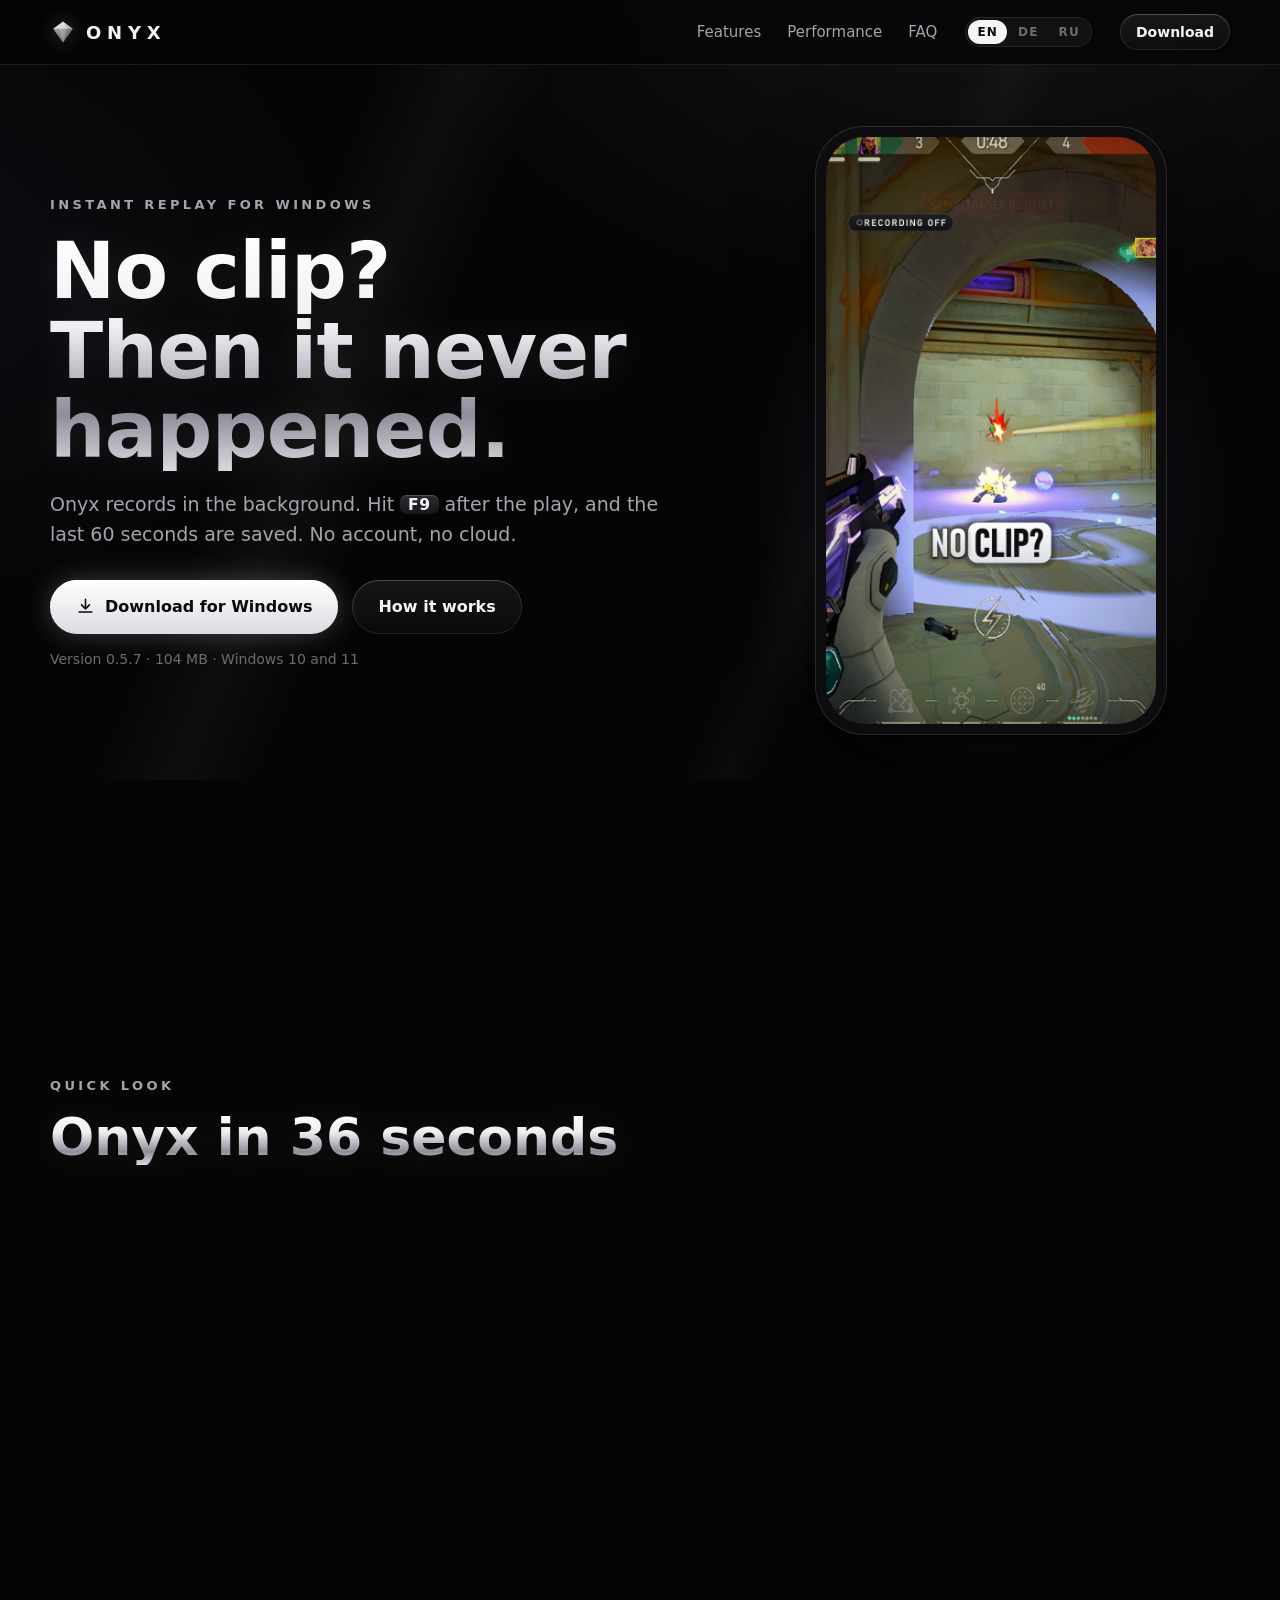
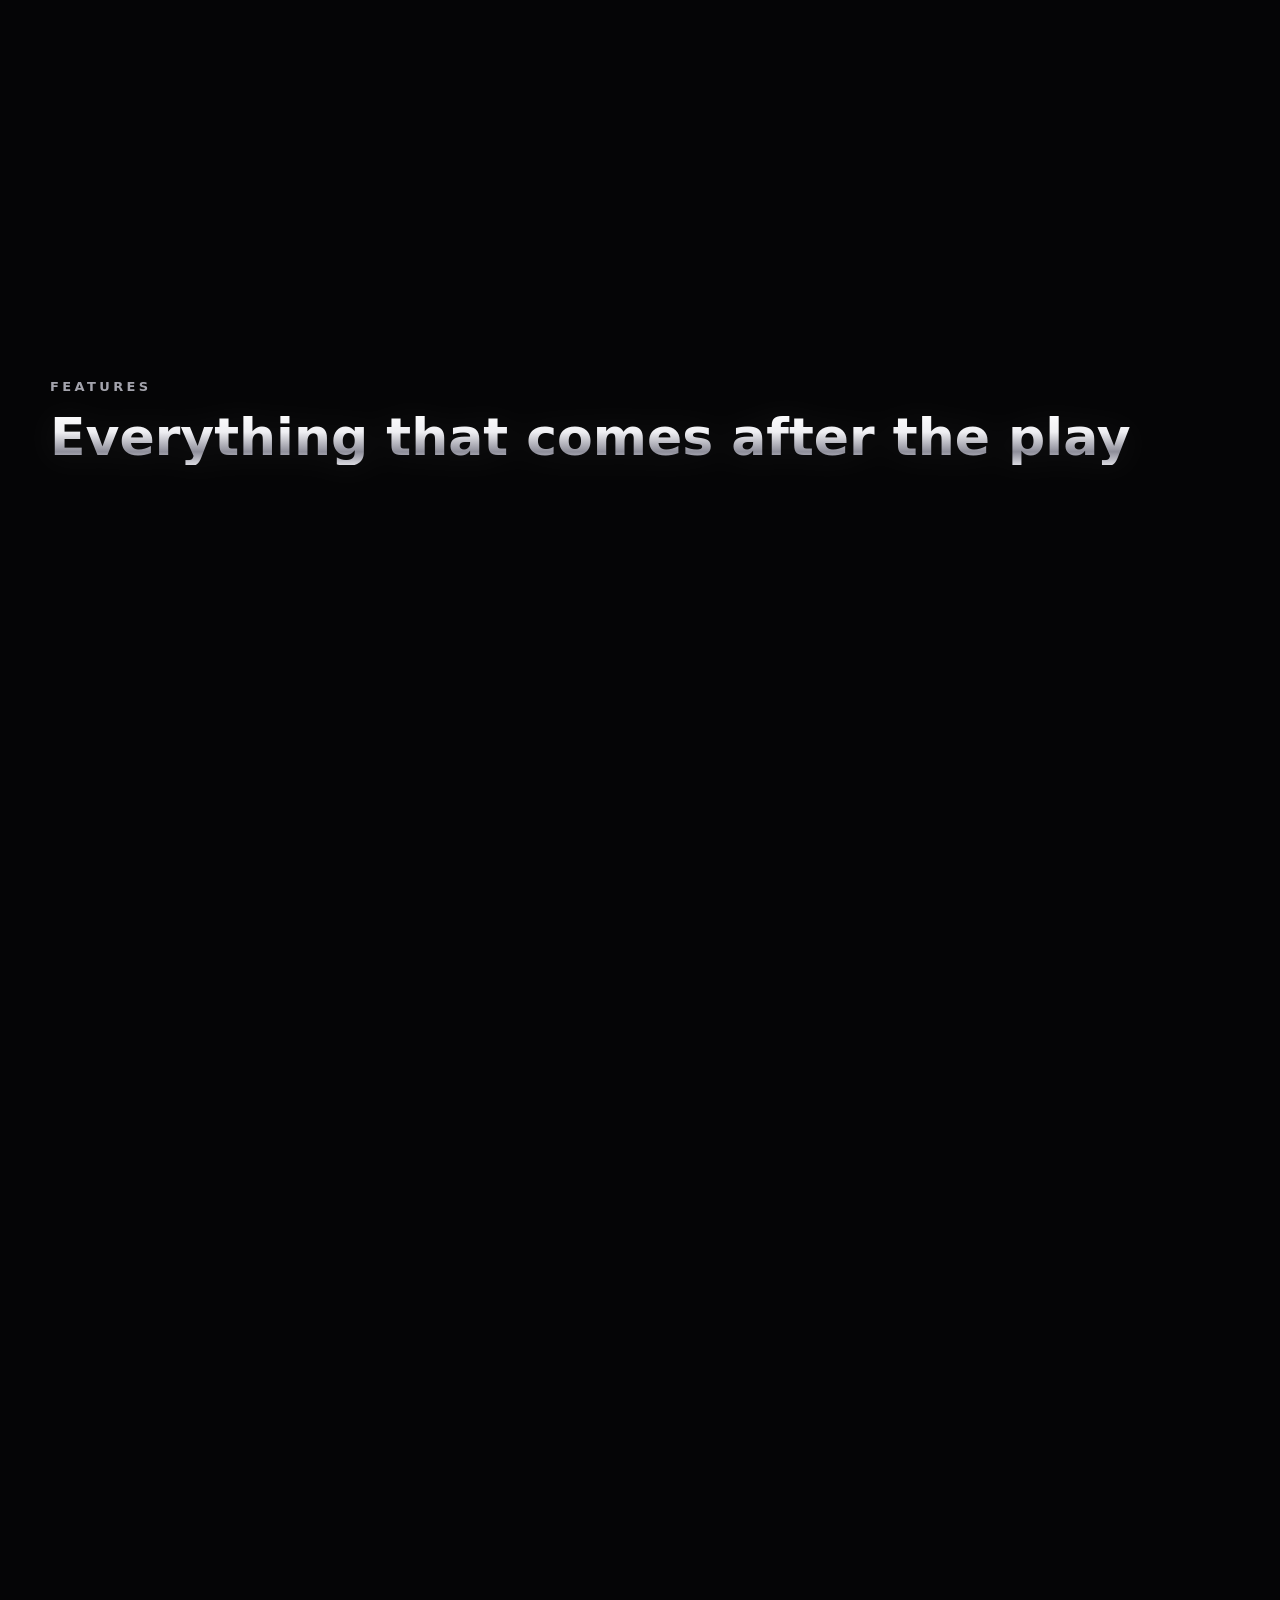
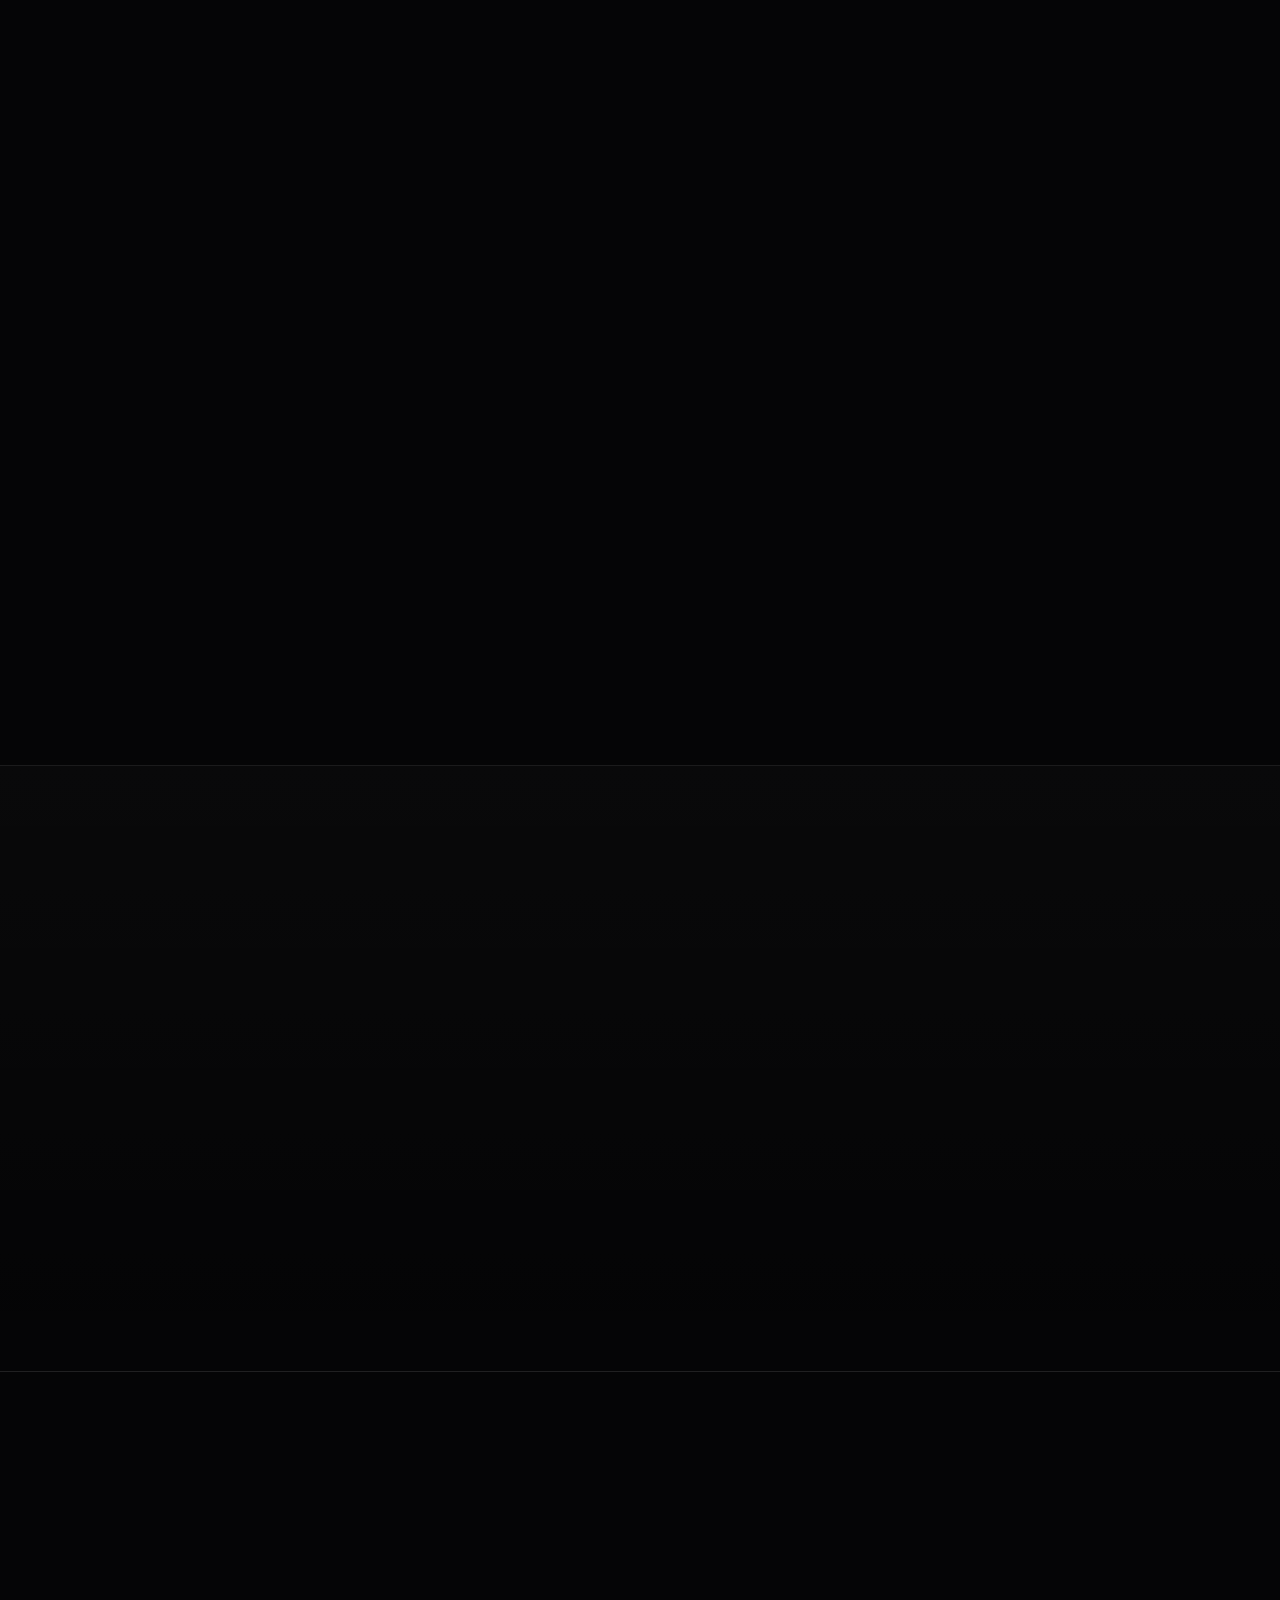
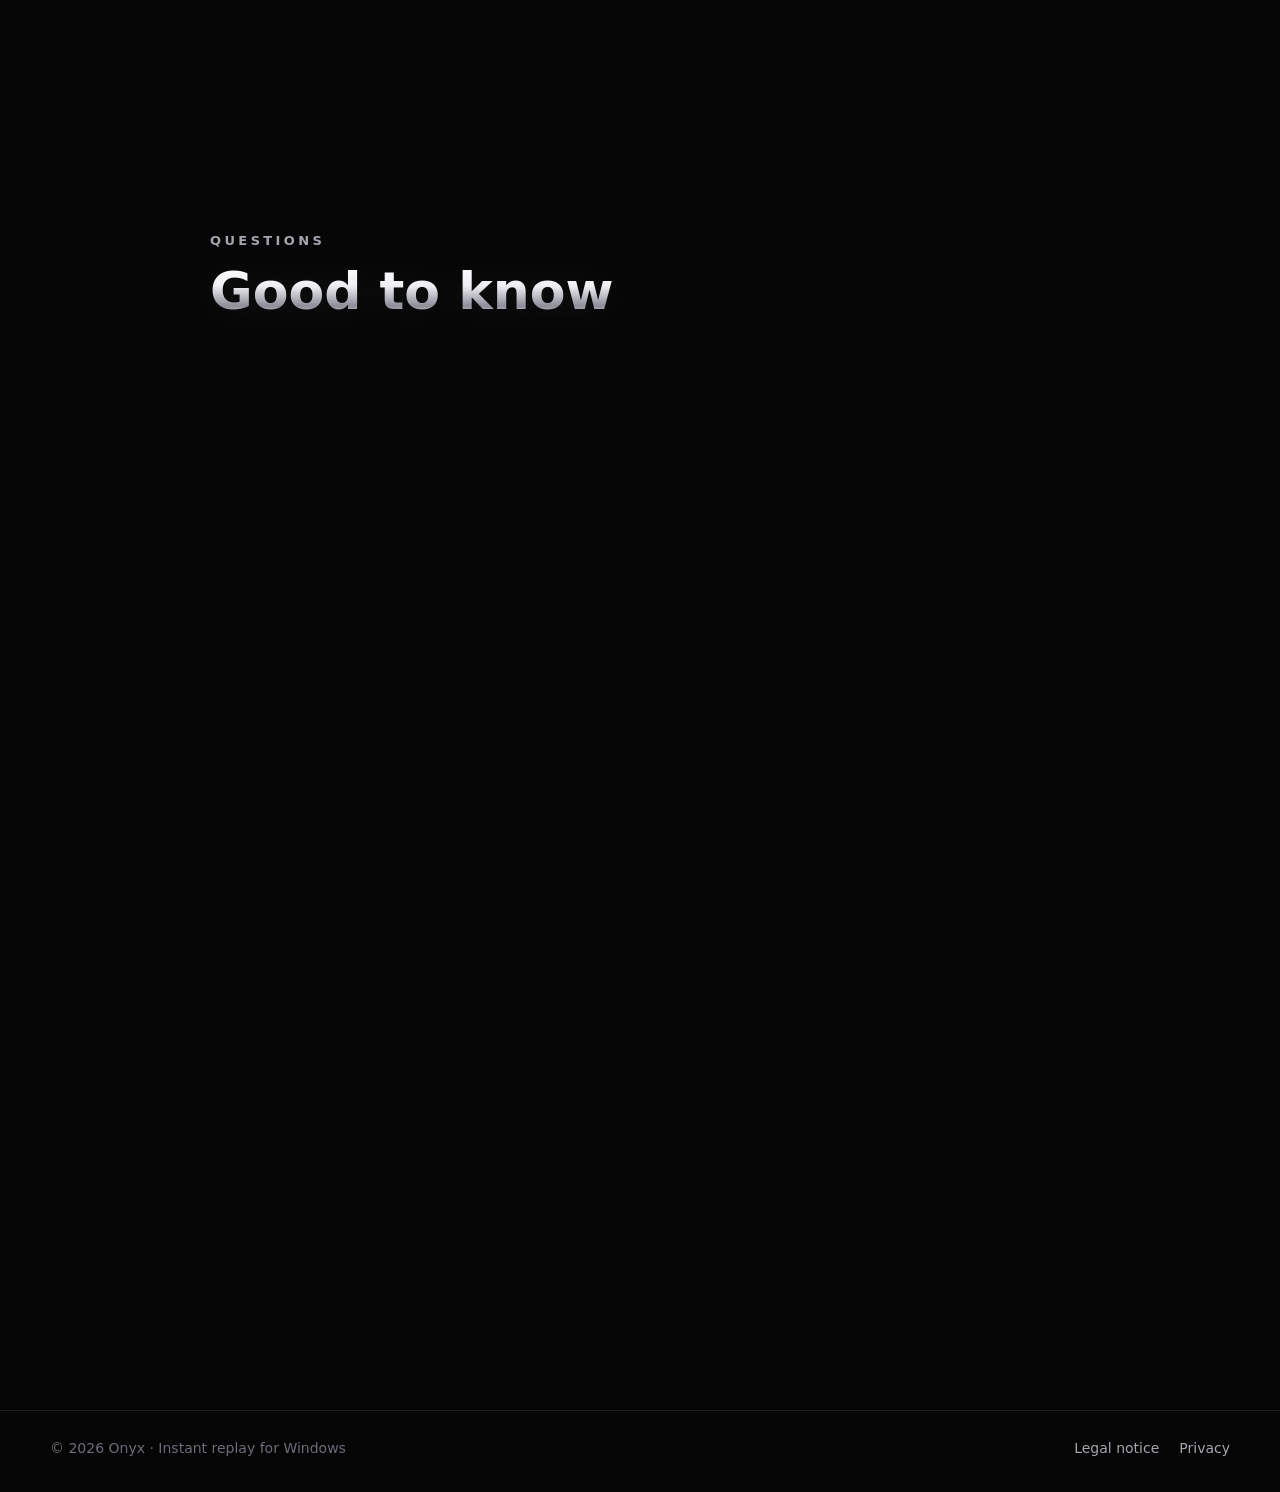
<file: index.html>
<!doctype html>
<html lang="en">
<head>
  <meta charset="utf-8">
  <meta http-equiv="Content-Security-Policy" content="default-src 'self'; img-src 'self' data:; media-src 'self'; style-src 'self'; script-src 'self'; connect-src 'self' https://onyx-clips.duckdns.org:8443; object-src 'none'; base-uri 'none'; form-action 'self' https://onyx-clips.duckdns.org:8443">
  <meta name="referrer" content="strict-origin-when-cross-origin">
  <meta name="viewport" content="width=device-width, initial-scale=1">
  <title>Onyx – Instant replay for Windows</title>
  <meta name="description" content="Onyx records in the background. Press F9 after the play and the last 60 seconds are saved. No account, no cloud.">
  <meta name="theme-color" content="#050506">
  <meta property="og:title" content="Onyx – Instant replay for Windows">
  <meta property="og:description" content="F9 after the play, the last 60 seconds are saved. Overlay in game, fits Discord's upload limit, vertical for TikTok.">
  <meta property="og:image" content="/media/hero-poster-en.jpg">
  <meta property="og:locale" content="en_US">
  <link rel="alternate" hreflang="en" href="https://onyx-clips.de/">
  <link rel="alternate" hreflang="de" href="https://onyx-clips.de/de/">
  <link rel="alternate" hreflang="ru" href="https://onyx-clips.de/ru/">
  <link rel="alternate" hreflang="x-default" href="https://onyx-clips.de/">
  <link rel="icon" href="/favicon.ico">
  <link rel="stylesheet" href="/css/site.css">
  <link rel="expect" href="#foot" blocking="render">
  <script src="/js/lang.js"></script>
</head>
<body>
  <a class="skip" href="#main">Skip to content</a>

  <header class="top" id="top">
    <div class="wrap top-inner">
      <a class="brand" href="/" aria-label="Onyx home">
        <svg class="gem" viewBox="0 0 24 24" aria-hidden="true">
          <defs><linearGradient id="g1" x1="0" y1="0" x2="1" y2="1"><stop offset="0" stop-color="#fff"/><stop offset="1" stop-color="#7d7d86"/></linearGradient></defs>
          <path d="M12 2.2 21 9.1 12 21.8 3 9.1Z" fill="url(#g1)"/>
          <path d="M3 9.1h18L12 21.8Z" fill="#000" fill-opacity=".3"/>
          <path d="M8.2 9.1 12 2.2l3.8 6.9L12 21.8Z" fill="#fff" fill-opacity=".22"/>
        </svg>
        <span>Onyx</span>
      </a>
      <nav class="nav" aria-label="Sections">
        <a href="#features">Features</a>
        <a href="#performance">Performance</a>
        <a href="#faq">FAQ</a>
      </nav>
      <nav class="langs" aria-label="Language">
        <a href="/" lang="en" hreflang="en" aria-current="page">EN</a>
        <a href="/de/" lang="de" hreflang="de" title="Deutsch">DE</a>
        <a href="/ru/" lang="ru" hreflang="ru" title="Русский">RU</a>
      </nav>
      <a class="btn btn-small" href="https://github.com/onyx-clips/onyx-clips.github.io/releases/latest/download/Onyx-Setup.exe" data-download>Download</a>
    </div>
  </header>

  <main id="main">
    <!-- Hero -->
    <section class="hero">
      <div class="beams" aria-hidden="true"><span></span><span></span></div>
      <div class="wrap hero-inner">
        <div class="hero-text">
          <span class="kicker">Instant replay for Windows</span>
          <h1 class="chrome">No clip?<br>Then it never happened.</h1>
          <p class="lead">Onyx records in the background. Hit <kbd>F9</kbd> after the play, and the last 60&nbsp;seconds are saved. No account, no cloud.</p>
          <div class="cta">
            <a class="btn btn-primary btn-big" href="https://github.com/onyx-clips/onyx-clips.github.io/releases/latest/download/Onyx-Setup.exe" data-download>
              <svg viewBox="0 0 24 24" aria-hidden="true"><path d="M12 3v12m0 0-5-5m5 5 5-5M4 19h16" fill="none" stroke="currentColor" stroke-width="2" stroke-linecap="round" stroke-linejoin="round"/></svg>
              Download for Windows
            </a>
            <a class="btn btn-glass btn-big" href="#features">How it works</a>
          </div>
          <p class="fine" id="releaseLine" data-static>Version 0.5.7 · 104 MB · Windows 10 and 11</p>
        </div>
        <div class="hero-phone">
          <div class="phone">
            <video class="phone-video" src="/media/hero-en.mp4" poster="/media/hero-poster-en.jpg" autoplay muted loop playsinline preload="metadata" aria-label="Onyx in 24 seconds"></video>
          </div>
          <div class="phone-glow" aria-hidden="true"></div>
        </div>
      </div>
    </section>

    <!-- Three steps -->
    <section class="steps wrap" aria-label="That simple">
      <div class="step">
        <span class="step-num">01</span>
        <h3>Onyx runs along</h3>
        <p>In the system tray while you play. The last seconds are always ready, anything from 10&nbsp;seconds to 10&nbsp;minutes.</p>
      </div>
      <div class="step">
        <span class="step-num">02</span>
        <h3>F9 after the play</h3>
        <p>A key press, mouse button&nbsp;4/5 or the voice command “Clip that”. A short notice at the top right, the game keeps running.</p>
      </div>
      <div class="step">
        <span class="step-num">03</span>
        <h3>Share</h3>
        <p>Watch it in the overlay with <kbd>Alt</kbd>+<kbd>C</kbd>, copy it for Discord or cut it vertical for TikTok.</p>
      </div>
    </section>

    <!-- Showcase: tools/showcase (rendered from the real app with test data) -->
    <section class="showcase wrap" id="video" aria-label="Onyx on video">
      <div class="section-head">
        <span class="kicker">Quick look</span>
        <h2 class="chrome">Onyx in 36 seconds</h2>
      </div>
      <figure class="showcase-frame">
        <video class="showcase-video" src="/media/showcase-en.mp4" poster="/media/showcase-en.jpg" muted loop playsinline preload="none"
               aria-label="Onyx in 36 seconds: recording in the background, F9, overlay, library, Discord, vertical editor, Time Travel and clip year"></video>
      </figure>
    </section>

    <!-- Features -->
    <section class="features" id="features">
      <div class="wrap">
        <div class="section-head">
          <span class="kicker">Features</span>
          <h2 class="chrome">Everything that comes after the play</h2>
        </div>

        <article class="feature">
          <div class="feature-text">
            <h3>Your clips right in the game</h3>
            <p><kbd>Alt</kbd>+<kbd>C</kbd> opens the overlay over the game: your newest clip big, the latest ones next to it. Watch, copy for Discord, <kbd>Esc</kbd> takes you back to the game. Onyx injects nothing into the game for this.</p>
          </div>
          <figure class="shot"><img src="/media/overlay-en.jpg" alt="The Onyx overlay over the game with the newest clip" loading="lazy" width="1600" height="1200"></figure>
        </article>

        <article class="feature is-flipped">
          <div class="feature-text">
            <h3>Straight into Discord, under your limit</h3>
            <p>“Copy for Discord”, and Onyx automatically brings the clip under your upload limit: 20&nbsp;MB without Nitro, 50&nbsp;MB with Nitro Basic, 1&nbsp;GB with Nitro. Then just <kbd>Ctrl</kbd>+<kbd>V</kbd> in Discord.</p>
          </div>
          <figure class="shot shot-tall"><img src="/media/discord-en.jpg" alt="Clip details with the button to copy it for Discord" loading="lazy" width="600" height="1014"></figure>
        </article>

        <article class="feature">
          <div class="feature-text">
            <h3>Vertical for TikTok</h3>
            <p>Switch on vertical in the editor once, and the landscape clip becomes 9:16. Plus trimming, speed from 0.25× to 2×, your own music and six transitions. Several clips can be combined into one.</p>
          </div>
          <figure class="shot"><img src="/media/hochkant-en.jpg" alt="The clip editor with vertical 9:16, crop, speed and audio" loading="lazy" width="1600" height="1000"></figure>
        </article>

        <article class="feature is-flipped">
          <div class="feature-text">
            <h3>Hands full? Just say it</h3>
            <p>With the voice command, “Clip that” into the mic is enough. Recognition runs only on your PC, offline. You pick the phrase yourself and can try it right away.</p>
          </div>
          <figure class="shot"><img src="/media/voice-en.jpg" alt="Settings: hotkeys and voice command" loading="lazy" width="900" height="374"></figure>
        </article>

        <article class="feature">
          <div class="feature-text">
            <h3>Time Travel</h3>
            <p>Rediscover old clips: one after another, right for Like, left to move on. Like Tinder, just with your best moments.</p>
          </div>
          <figure class="shot"><img src="/media/zeitreise-en.jpg" alt="Time Travel with an old clip and the buttons Nope, Like and view full size below it" loading="lazy" width="1200" height="1020"></figure>
        </article>

        <article class="feature is-flipped">
          <div class="feature-text">
            <h3>Your clip year</h3>
            <p>Every day with clips at a glance, your longest streak and your best day. Right on the home page.</p>
          </div>
          <figure class="shot"><img src="/media/clipjahr-en.jpg" alt="The clip year with calendar and statistics" loading="lazy" width="1200" height="434"></figure>
        </article>

        <ul class="more" aria-label="Also">
          <li><b>Any clip length</b> from 10 seconds to 10 minutes</li>
          <li><b>Game audio only</b> without Discord and music in the clip</li>
          <li><b>Microphone</b> heard in the clip, plus on its own track</li>
          <li><b>Recap</b> after playing with your new clips</li>
          <li><b>Invisible in streams</b>: only you see notices and the overlay</li>
          <li><b>Clean-up</b> by age or storage, favorites stay</li>
          <li><b>Select several</b> and delete them at once</li>
          <li><b>Your own sound</b> after saving, or one of the built-in ones</li>
          <li><b>English, German, Russian</b>: pick yours at the first start</li>
        </ul>
      </div>
    </section>

    <!-- Performance -->
    <section class="perf" id="performance">
      <div class="wrap perf-inner">
        <div class="perf-text">
          <span class="kicker">Performance</span>
          <h2 class="chrome">Weak PC? No problem.</h2>
          <p>Onyx records with your graphics card's encoder, not with the processor. Onyx picks it by itself: NVENC on NVIDIA, AMF on AMD, Quick Sync on Intel.</p>
          <p>Saving re-encodes nothing: the recording waits in short pieces and is only put together. Your game just keeps running.</p>
          <p>If it still gets tight, turn down resolution and frame rate, for example to 720p and 30&nbsp;FPS.</p>
          <div class="chips" aria-label="Supported graphics cards">
            <span class="chip">NVIDIA · NVENC</span><span class="chip">AMD · AMF</span><span class="chip">Intel · Quick Sync</span>
          </div>
        </div>
        <figure class="shot"><img src="/media/settings-en.jpg" alt="Recording settings with the encoder on automatic (NVENC)" loading="lazy" width="900" height="712"></figure>
      </div>
    </section>

    <!-- Trust -->
    <section class="trust wrap">
      <div class="trust-card">
        <h2 class="chrome">No account. No cloud.</h2>
        <p>Your clips stay on your PC, in the folder <span class="mono">Videos\Onyx</span>. The only things that go online are the check for updates and messages and, if you leave them on, an anonymous usage statistic (a random ID, the version, how many clips were saved) and error reports without personal data. Never your clips, names or files.</p>
      </div>
    </section>

    <!-- FAQ -->
    <section class="faq wrap" id="faq">
      <div class="section-head">
        <span class="kicker">Questions</span>
        <h2 class="chrome">Good to know</h2>
      </div>
      <details>
        <summary>Does Onyx run on my PC?</summary>
        <p>Onyx needs Windows 10 (64-bit) or Windows 11. Ideally with a graphics card from NVIDIA, AMD or Intel: then it does the recording and the game hardly notices. Without a suitable graphics card the processor records (x264).</p>
      </details>
      <details>
        <summary>Which games does it work with?</summary>
        <p>Onyx records your screen and detects the game in the foreground. It doesn't touch the game or load anything into it; the clips land in the folder, sorted by game.</p>
      </details>
      <details>
        <summary>Do I need an account?</summary>
        <p>No. Install, press F9, done. There is no sign-in and no cloud.</p>
      </details>
      <details>
        <summary>Windows warns me when installing. Is that normal?</summary>
        <p>Yes. For new programs without a well-known signature Windows shows “Windows protected your PC”. Click “More info” and then “Run anyway”. Onyx installs only for your user and needs no administrator rights.</p>
      </details>
      <details>
        <summary>How do updates arrive?</summary>
        <p>Onyx downloads new versions in the background and installs them when no game is running. Every update is digitally signed and checked before it starts. You can switch this off in the settings under “Updates”.</p>
      </details>
      <details>
        <summary>Which languages does Onyx speak?</summary>
        <p>English, German and Russian. You pick one right at the first start and can change it any time in the settings under “General”.</p>
      </details>
      <details>
        <summary>How do I get rid of Onyx?</summary>
        <p>Windows Settings → Apps → Onyx → Uninstall. Your clips in the folder <span class="mono">Videos\Onyx</span> stay where they are.</p>
      </details>
    </section>

    <!-- Download -->
    <section class="download wrap" id="download">
      <div class="download-card">
        <svg class="gem gem-big" viewBox="0 0 24 24" aria-hidden="true">
          <defs><linearGradient id="g2" x1="0" y1="0" x2="1" y2="1"><stop offset="0" stop-color="#fff"/><stop offset="1" stop-color="#6c6c76"/></linearGradient></defs>
          <path d="M12 2.2 21 9.1 12 21.8 3 9.1Z" fill="url(#g2)"/>
          <path d="M3 9.1h18L12 21.8Z" fill="#000" fill-opacity=".3"/>
          <path d="M8.2 9.1 12 2.2l3.8 6.9L12 21.8Z" fill="#fff" fill-opacity=".22"/>
        </svg>
        <h2 class="chrome">Ready for the next clutch?</h2>
        <p class="lead">Download Onyx and just press F9 after your next play.</p>
        <a class="btn btn-primary btn-big" href="https://github.com/onyx-clips/onyx-clips.github.io/releases/latest/download/Onyx-Setup.exe" data-download>
          <svg viewBox="0 0 24 24" aria-hidden="true"><path d="M12 3v12m0 0-5-5m5 5 5-5M4 19h16" fill="none" stroke="currentColor" stroke-width="2" stroke-linecap="round" stroke-linejoin="round"/></svg>
          Download for Windows
        </a>
        <p class="fine" id="releaseLine2" data-static>Version 0.5.7 · 104 MB · Windows 10 and 11</p>
      </div>
    </section>
  </main>

  <footer class="foot" id="foot">
    <div class="wrap foot-inner">
      <span>© <span id="year">2026</span> Onyx · Instant replay for Windows</span>
      <nav aria-label="Legal"><a href="/imprint/">Legal notice</a><a href="/privacy/">Privacy</a></nav>
    </div>
  </footer>

  <script src="/js/site.js"></script>
</body>
</html>
</file>
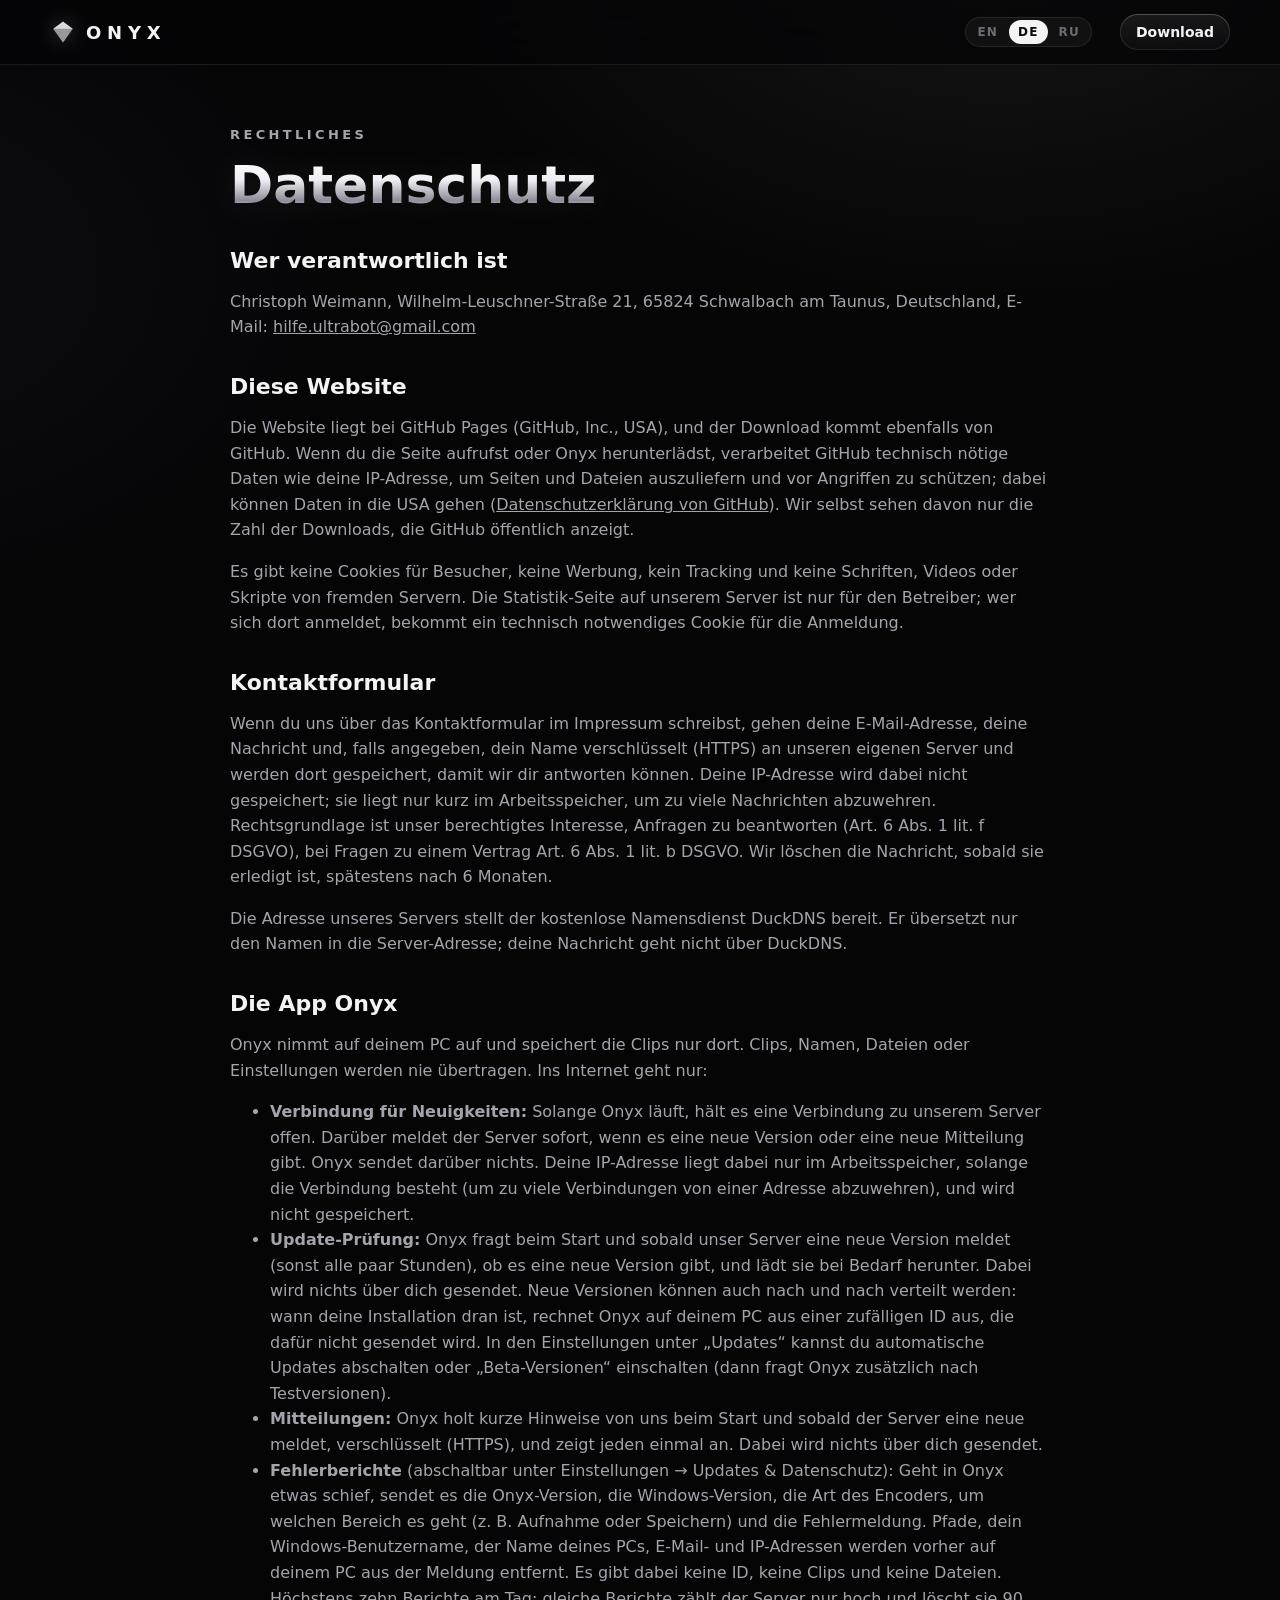
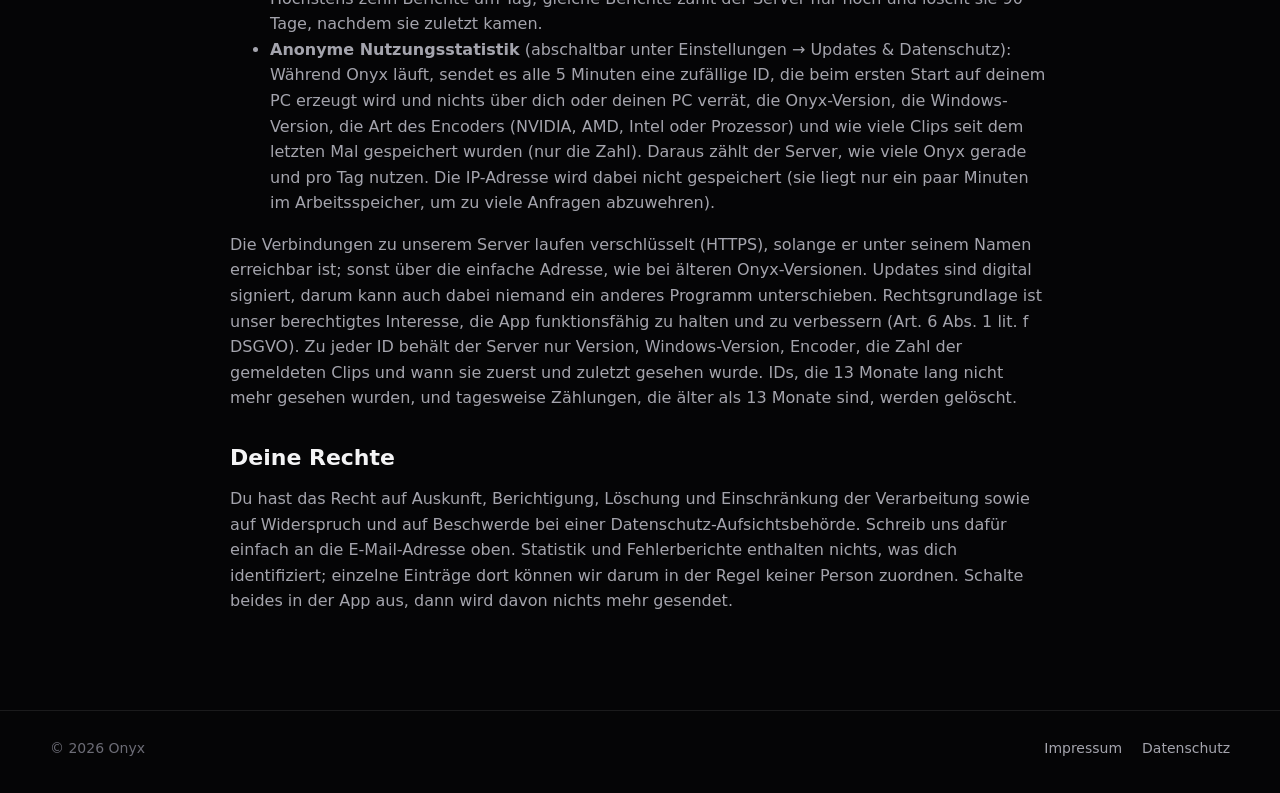
<file: datenschutz/index.html>
<!doctype html>
<html lang="de">
<head>
  <meta charset="utf-8">
  <meta http-equiv="Content-Security-Policy" content="default-src 'self'; img-src 'self' data:; media-src 'self'; style-src 'self'; script-src 'self'; connect-src 'self' https://onyx-clips.duckdns.org:8443; object-src 'none'; base-uri 'none'; form-action 'self' https://onyx-clips.duckdns.org:8443">
  <meta name="referrer" content="strict-origin-when-cross-origin">
  <meta name="viewport" content="width=device-width, initial-scale=1">
  <title>Datenschutz – Onyx</title>
  <link rel="icon" href="/favicon.ico">
  <link rel="stylesheet" href="/css/site.css">
  <link rel="expect" href="#foot" blocking="render">
  <script src="/js/lang.js"></script>
</head>
<body>
  <header class="top">
    <div class="wrap top-inner">
      <a class="brand" href="/de/" aria-label="Onyx Startseite">
        <svg class="gem" viewBox="0 0 24 24" aria-hidden="true"><path d="M12 2.2 21 9.1 12 21.8 3 9.1Z" fill="#d9d9e0"/><path d="M3 9.1h18L12 21.8Z" fill="#000" fill-opacity=".3"/></svg>
        <span>Onyx</span>
      </a>
      <nav class="langs" aria-label="Sprache">
        <a href="/privacy/" lang="en" hreflang="en" title="English">EN</a>
        <a href="/datenschutz/" lang="de" hreflang="de" aria-current="page">DE</a>
        <a href="/ru/privacy/" lang="ru" hreflang="ru" title="Русский">RU</a>
      </nav>
      <a class="btn btn-small" href="https://github.com/onyx-clips/onyx-clips.github.io/releases/latest/download/Onyx-Setup.exe">Download</a>
    </div>
  </header>
  <main class="wrap legal">
    <span class="kicker">Rechtliches</span>
    <h1 class="chrome">Datenschutz</h1>

    <h2>Wer verantwortlich ist</h2>
    <p>Christoph Weimann, Wilhelm-Leuschner-Straße 21, 65824 Schwalbach am Taunus, Deutschland, E-Mail: <a href="mailto:hilfe.ultrabot@gmail.com">hilfe.ultrabot@gmail.com</a></p>

    <h2>Diese Website</h2>
    <p>Die Website liegt bei GitHub Pages (GitHub, Inc., USA), und der Download kommt ebenfalls von GitHub. Wenn du die Seite aufrufst oder Onyx herunterlädst, verarbeitet GitHub technisch nötige Daten wie deine IP-Adresse, um Seiten und Dateien auszuliefern und vor Angriffen zu schützen; dabei können Daten in die USA gehen (<a href="https://docs.github.com/de/site-policy/privacy-policies/github-general-privacy-statement">Datenschutzerklärung von GitHub</a>). Wir selbst sehen davon nur die Zahl der Downloads, die GitHub öffentlich anzeigt.</p>
    <p>Es gibt keine Cookies für Besucher, keine Werbung, kein Tracking und keine Schriften, Videos oder Skripte von fremden Servern. Die Statistik-Seite auf unserem Server ist nur für den Betreiber; wer sich dort anmeldet, bekommt ein technisch notwendiges Cookie für die Anmeldung.</p>
    <!-- contact:start  tools/server/build-pages.ps1 leaves this out together with the form -->

    <h2 id="kontakt">Kontaktformular</h2>
    <p>Wenn du uns über das Kontaktformular im Impressum schreibst, gehen deine E-Mail-Adresse, deine Nachricht und, falls angegeben, dein Name verschlüsselt (HTTPS) an unseren eigenen Server und werden dort gespeichert, damit wir dir antworten können. Deine IP-Adresse wird dabei nicht gespeichert; sie liegt nur kurz im Arbeitsspeicher, um zu viele Nachrichten abzuwehren. Rechtsgrundlage ist unser berechtigtes Interesse, Anfragen zu beantworten (Art. 6 Abs. 1 lit. f DSGVO), bei Fragen zu einem Vertrag Art. 6 Abs. 1 lit. b DSGVO. Wir löschen die Nachricht, sobald sie erledigt ist, spätestens nach 6 Monaten.</p>
    <p>Die Adresse unseres Servers stellt der kostenlose Namensdienst DuckDNS bereit. Er übersetzt nur den Namen in die Server-Adresse; deine Nachricht geht nicht über DuckDNS.</p>
    <!-- contact:end -->

    <h2>Die App Onyx</h2>
    <p>Onyx nimmt auf deinem PC auf und speichert die Clips nur dort. Clips, Namen, Dateien oder Einstellungen werden nie übertragen. Ins Internet geht nur:</p>
    <ul>
      <li><b>Verbindung für Neuigkeiten:</b> Solange Onyx läuft, hält es eine Verbindung zu unserem Server offen. Darüber meldet der Server sofort, wenn es eine neue Version oder eine neue Mitteilung gibt. Onyx sendet darüber nichts. Deine IP-Adresse liegt dabei nur im Arbeitsspeicher, solange die Verbindung besteht (um zu viele Verbindungen von einer Adresse abzuwehren), und wird nicht gespeichert.</li>
      <li><b>Update-Prüfung:</b> Onyx fragt beim Start und sobald unser Server eine neue Version meldet (sonst alle paar Stunden), ob es eine neue Version gibt, und lädt sie bei Bedarf herunter. Dabei wird nichts über dich gesendet. Neue Versionen können auch nach und nach verteilt werden: wann deine Installation dran ist, rechnet Onyx auf deinem PC aus einer zufälligen ID aus, die dafür nicht gesendet wird. In den Einstellungen unter „Updates“ kannst du automatische Updates abschalten oder „Beta-Versionen“ einschalten (dann fragt Onyx zusätzlich nach Testversionen).</li>
      <li><b>Mitteilungen:</b> Onyx holt kurze Hinweise von uns beim Start und sobald der Server eine neue meldet, verschlüsselt (HTTPS), und zeigt jeden einmal an. Dabei wird nichts über dich gesendet.</li>
      <li><b>Fehlerberichte</b> (abschaltbar unter Einstellungen → Updates &amp; Datenschutz): Geht in Onyx etwas schief, sendet es die Onyx-Version, die Windows-Version, die Art des Encoders, um welchen Bereich es geht (z. B. Aufnahme oder Speichern) und die Fehlermeldung. Pfade, dein Windows-Benutzername, der Name deines PCs, E-Mail- und IP-Adressen werden vorher auf deinem PC aus der Meldung entfernt. Es gibt dabei keine ID, keine Clips und keine Dateien. Höchstens zehn Berichte am Tag; gleiche Berichte zählt der Server nur hoch und löscht sie 90 Tage, nachdem sie zuletzt kamen.</li>
      <li><b>Anonyme Nutzungsstatistik</b> (abschaltbar unter Einstellungen → Updates &amp; Datenschutz): Während Onyx läuft, sendet es alle 5 Minuten eine zufällige ID, die beim ersten Start auf deinem PC erzeugt wird und nichts über dich oder deinen PC verrät, die Onyx-Version, die Windows-Version, die Art des Encoders (NVIDIA, AMD, Intel oder Prozessor) und wie viele Clips seit dem letzten Mal gespeichert wurden (nur die Zahl). Daraus zählt der Server, wie viele Onyx gerade und pro Tag nutzen. Die IP-Adresse wird dabei nicht gespeichert (sie liegt nur ein paar Minuten im Arbeitsspeicher, um zu viele Anfragen abzuwehren).</li>
    </ul>
    <p>Die Verbindungen zu unserem Server laufen verschlüsselt (HTTPS), solange er unter seinem Namen erreichbar ist; sonst über die einfache Adresse, wie bei älteren Onyx-Versionen. Updates sind digital signiert, darum kann auch dabei niemand ein anderes Programm unterschieben. Rechtsgrundlage ist unser berechtigtes Interesse, die App funktionsfähig zu halten und zu verbessern (Art. 6 Abs. 1 lit. f DSGVO). Zu jeder ID behält der Server nur Version, Windows-Version, Encoder, die Zahl der gemeldeten Clips und wann sie zuerst und zuletzt gesehen wurde. IDs, die 13 Monate lang nicht mehr gesehen wurden, und tagesweise Zählungen, die älter als 13 Monate sind, werden gelöscht.</p>

    <h2>Deine Rechte</h2>
    <p>Du hast das Recht auf Auskunft, Berichtigung, Löschung und Einschränkung der Verarbeitung sowie auf Widerspruch und auf Beschwerde bei einer Datenschutz-Aufsichtsbehörde. Schreib uns dafür einfach an die E-Mail-Adresse oben. Statistik und Fehlerberichte enthalten nichts, was dich identifiziert; einzelne Einträge dort können wir darum in der Regel keiner Person zuordnen. Schalte beides in der App aus, dann wird davon nichts mehr gesendet.</p>
  </main>
  <footer class="foot" id="foot">
    <div class="wrap foot-inner">
      <span>© 2026 Onyx</span>
      <nav aria-label="Rechtliches"><a href="/impressum/">Impressum</a><a href="/datenschutz/">Datenschutz</a></nav>
    </div>
  </footer>
</body>
</html>
</file>
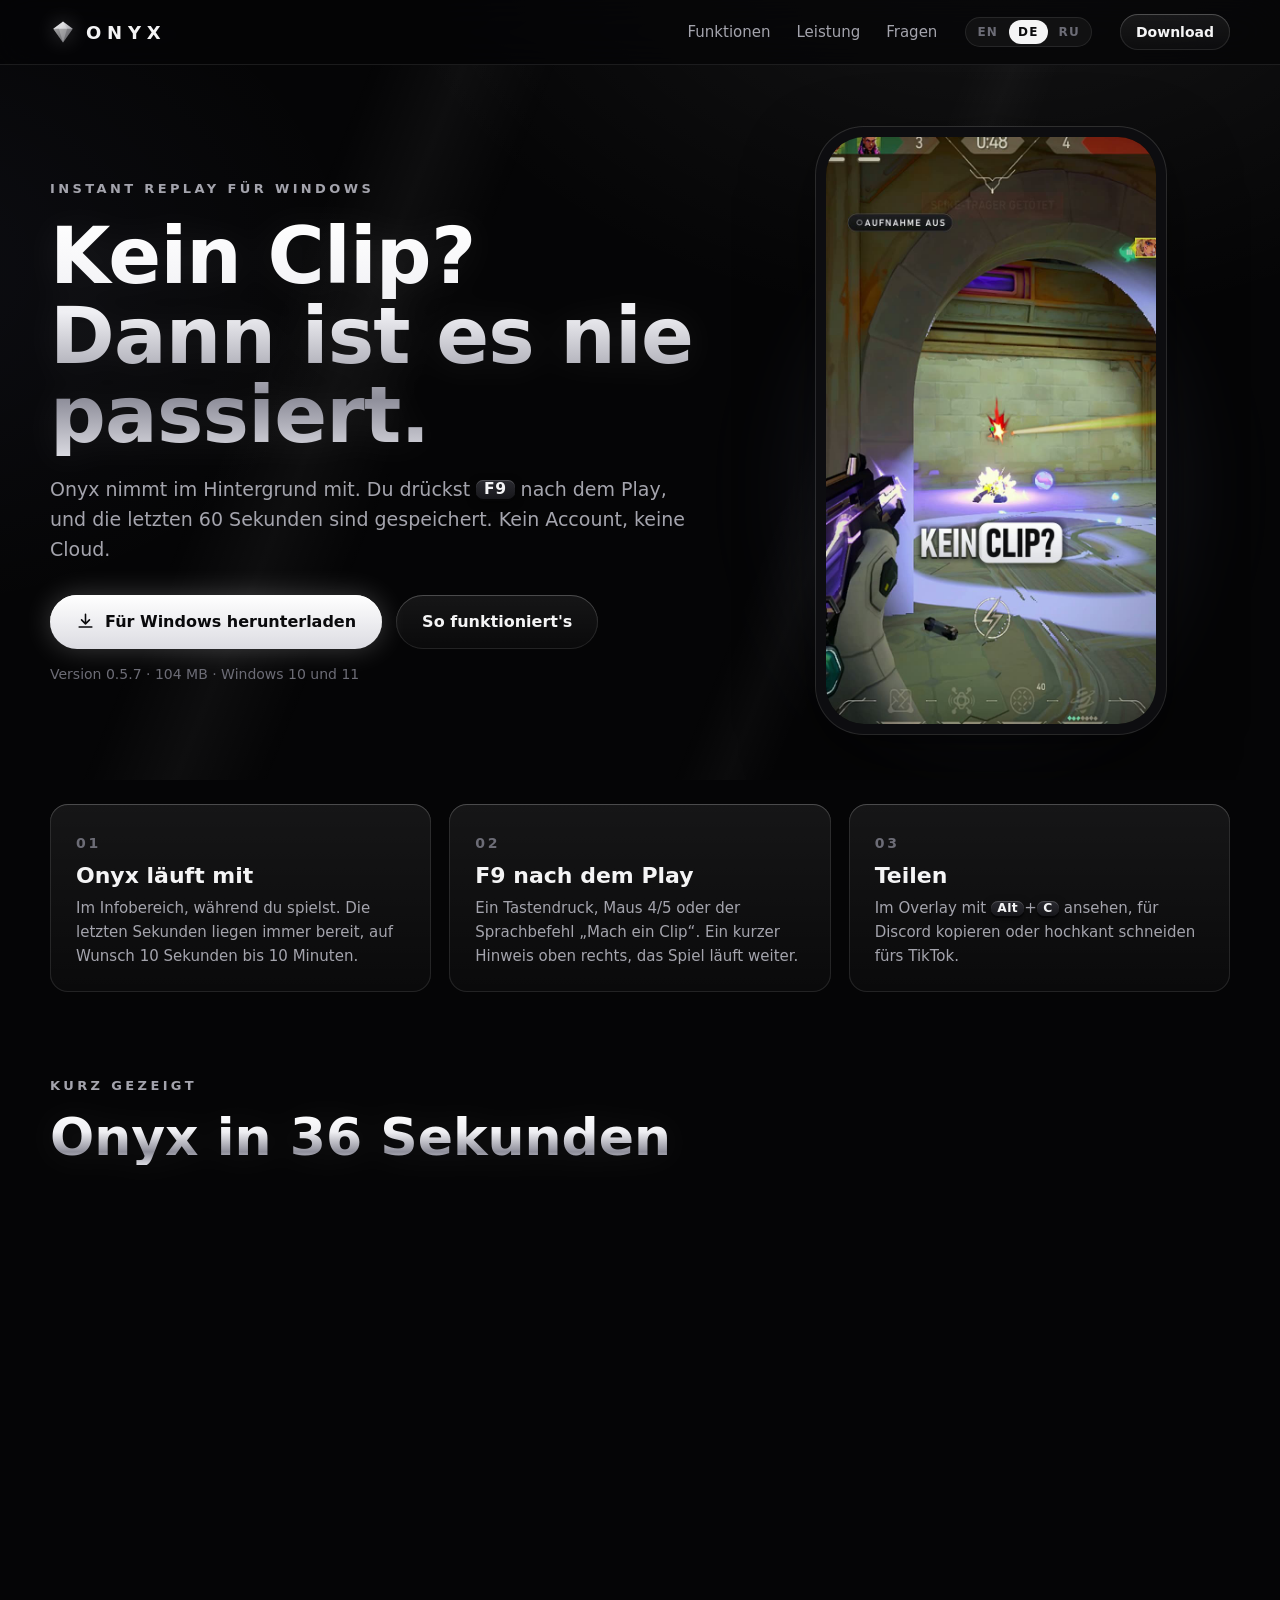
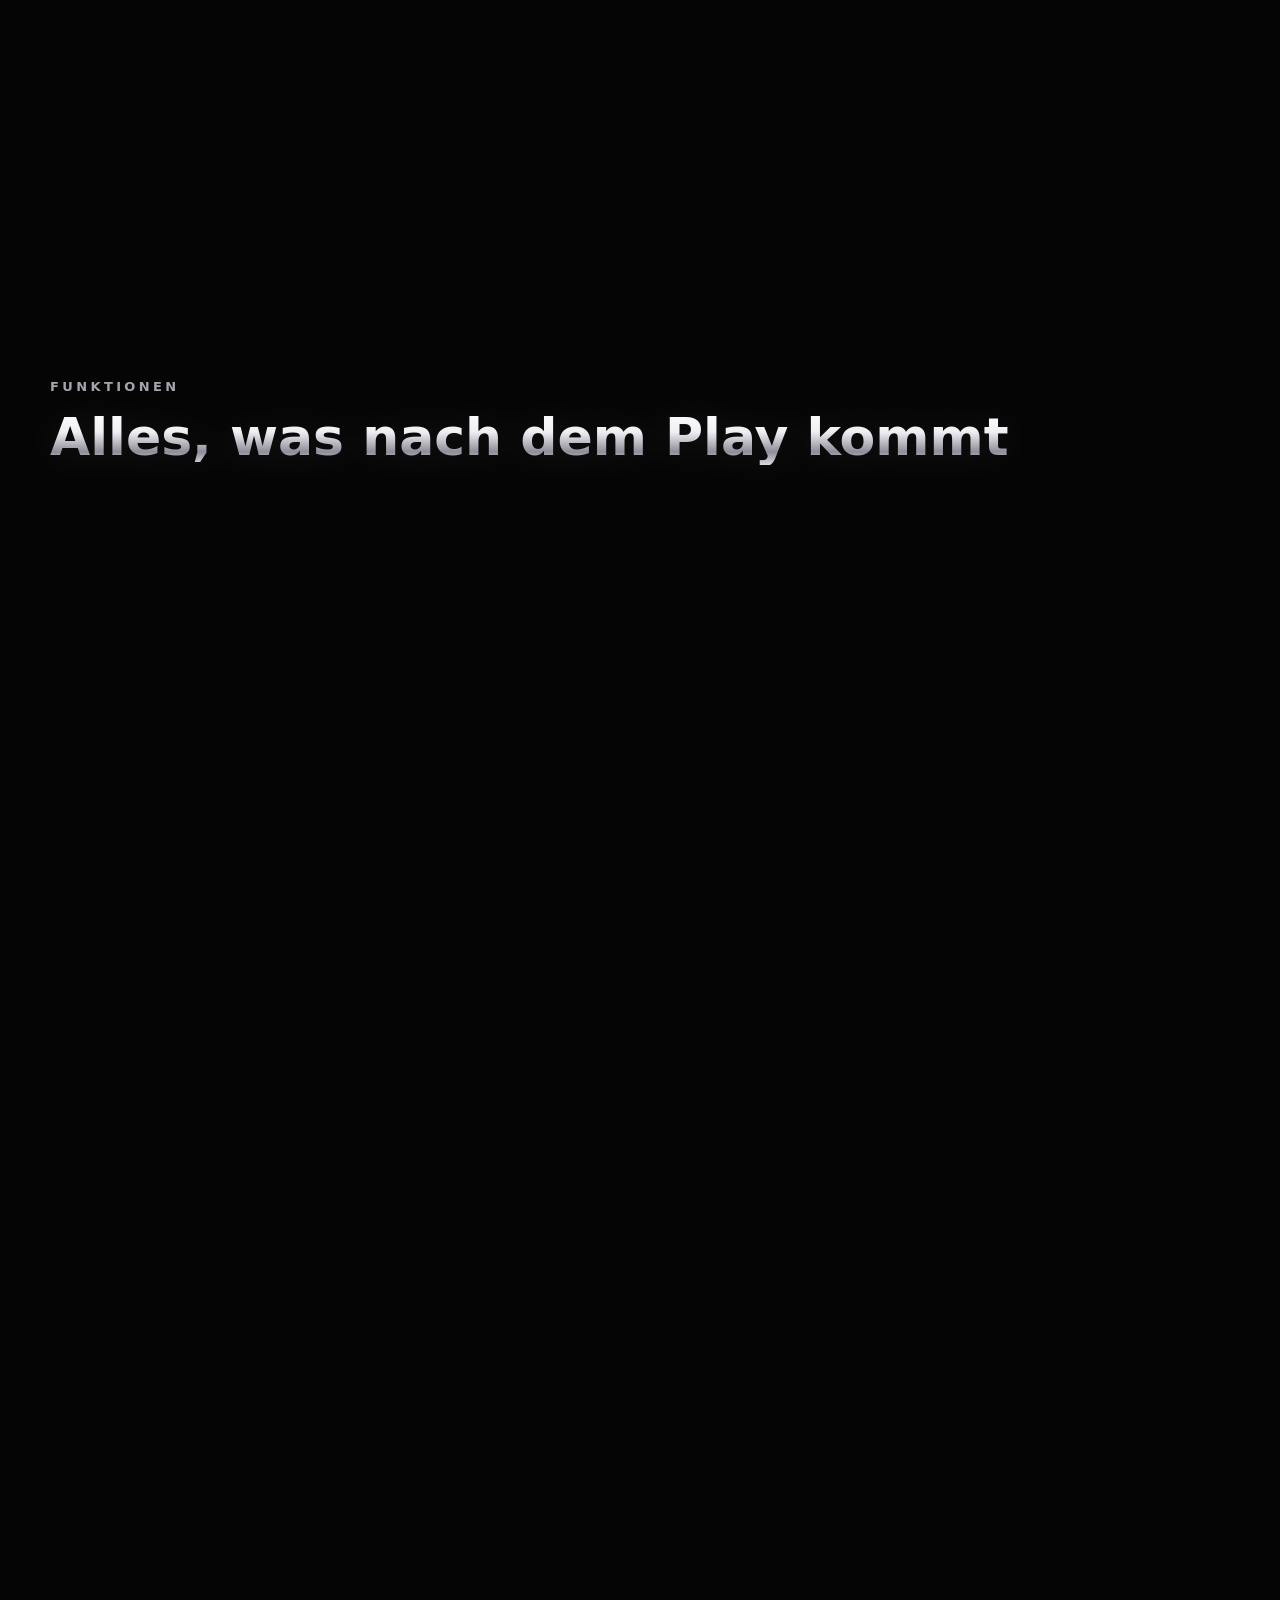
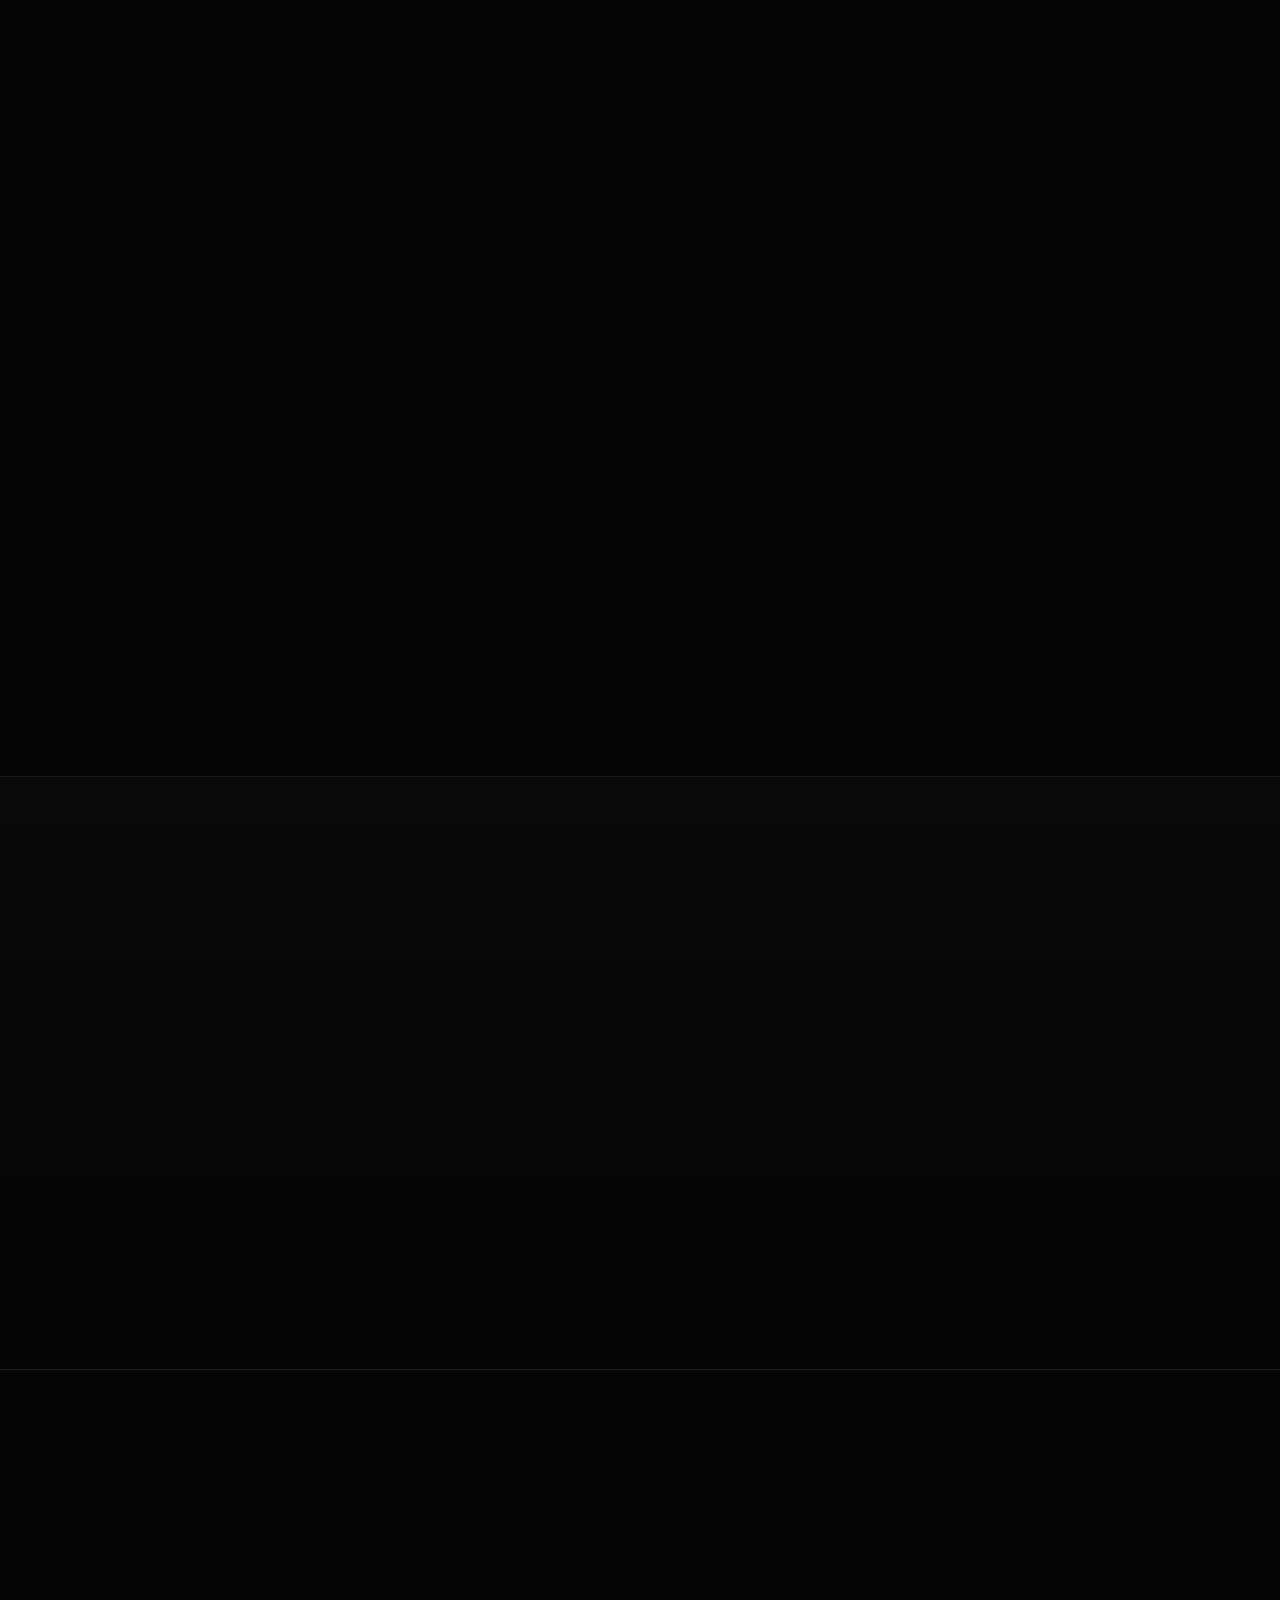
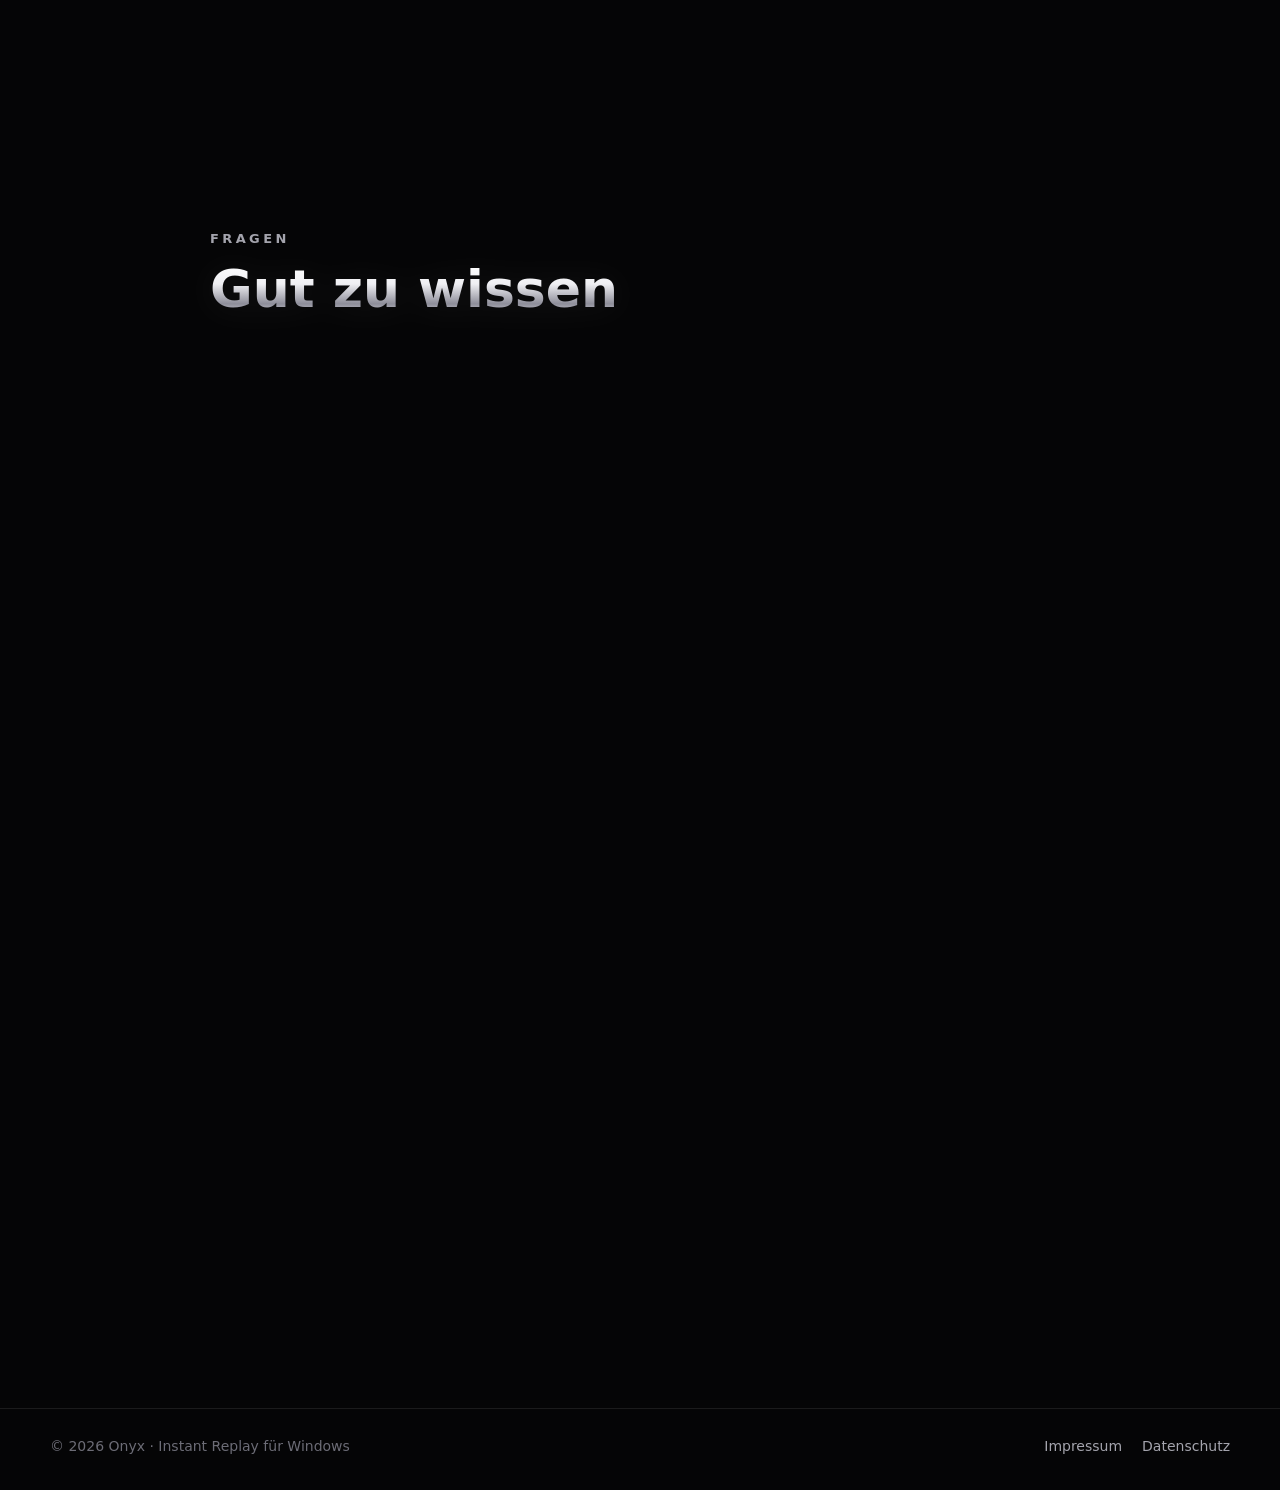
<file: de/index.html>
<!doctype html>
<html lang="de">
<head>
  <meta charset="utf-8">
  <meta http-equiv="Content-Security-Policy" content="default-src 'self'; img-src 'self' data:; media-src 'self'; style-src 'self'; script-src 'self'; connect-src 'self' https://onyx-clips.duckdns.org:8443; object-src 'none'; base-uri 'none'; form-action 'self' https://onyx-clips.duckdns.org:8443">
  <meta name="referrer" content="strict-origin-when-cross-origin">
  <meta name="viewport" content="width=device-width, initial-scale=1">
  <title>Onyx – Instant Replay für Windows</title>
  <meta name="description" content="Onyx nimmt im Hintergrund mit. Du drückst F9 nach dem Play, und die letzten 60 Sekunden sind gespeichert. Kein Account, keine Cloud.">
  <meta name="theme-color" content="#050506">
  <meta property="og:title" content="Onyx – Instant Replay für Windows">
  <meta property="og:description" content="F9 nach dem Play, die letzten 60 Sekunden sind gespeichert. Overlay im Spiel, passend für Discords Upload-Limit, Hochkant fürs TikTok.">
  <meta property="og:image" content="/media/hero-poster.jpg">
  <meta property="og:locale" content="de_DE">
  <link rel="alternate" hreflang="en" href="https://onyx-clips.de/">
  <link rel="alternate" hreflang="de" href="https://onyx-clips.de/de/">
  <link rel="alternate" hreflang="ru" href="https://onyx-clips.de/ru/">
  <link rel="alternate" hreflang="x-default" href="https://onyx-clips.de/">
  <link rel="icon" href="/favicon.ico">
  <link rel="stylesheet" href="/css/site.css">
  <link rel="expect" href="#foot" blocking="render">
  <script src="/js/lang.js"></script>
</head>
<body>
  <a class="skip" href="#main">Zum Inhalt</a>

  <header class="top" id="top">
    <div class="wrap top-inner">
      <a class="brand" href="/de/" aria-label="Onyx Startseite">
        <svg class="gem" viewBox="0 0 24 24" aria-hidden="true">
          <defs><linearGradient id="g1" x1="0" y1="0" x2="1" y2="1"><stop offset="0" stop-color="#fff"/><stop offset="1" stop-color="#7d7d86"/></linearGradient></defs>
          <path d="M12 2.2 21 9.1 12 21.8 3 9.1Z" fill="url(#g1)"/>
          <path d="M3 9.1h18L12 21.8Z" fill="#000" fill-opacity=".3"/>
          <path d="M8.2 9.1 12 2.2l3.8 6.9L12 21.8Z" fill="#fff" fill-opacity=".22"/>
        </svg>
        <span>Onyx</span>
      </a>
      <nav class="nav" aria-label="Seiten">
        <a href="#funktionen">Funktionen</a>
        <a href="#leistung">Leistung</a>
        <a href="#faq">Fragen</a>
      </nav>
      <nav class="langs" aria-label="Sprache">
        <a href="/" lang="en" hreflang="en" title="English">EN</a>
        <a href="/de/" lang="de" hreflang="de" aria-current="page">DE</a>
        <a href="/ru/" lang="ru" hreflang="ru" title="Русский">RU</a>
      </nav>
      <a class="btn btn-small" href="https://github.com/onyx-clips/onyx-clips.github.io/releases/latest/download/Onyx-Setup.exe" data-download>Download</a>
    </div>
  </header>

  <main id="main">
    <!-- Hero -->
    <section class="hero">
      <div class="beams" aria-hidden="true"><span></span><span></span></div>
      <div class="wrap hero-inner">
        <div class="hero-text">
          <span class="kicker">Instant Replay für Windows</span>
          <h1 class="chrome">Kein Clip?<br>Dann ist es nie passiert.</h1>
          <p class="lead">Onyx nimmt im Hintergrund mit. Du drückst <kbd>F9</kbd> nach dem Play, und die letzten 60&nbsp;Sekunden sind gespeichert. Kein Account, keine Cloud.</p>
          <div class="cta">
            <a class="btn btn-primary btn-big" href="https://github.com/onyx-clips/onyx-clips.github.io/releases/latest/download/Onyx-Setup.exe" data-download>
              <svg viewBox="0 0 24 24" aria-hidden="true"><path d="M12 3v12m0 0-5-5m5 5 5-5M4 19h16" fill="none" stroke="currentColor" stroke-width="2" stroke-linecap="round" stroke-linejoin="round"/></svg>
              Für Windows herunterladen
            </a>
            <a class="btn btn-glass btn-big" href="#funktionen">So funktioniert's</a>
          </div>
          <p class="fine" id="releaseLine" data-static>Version 0.5.7 · 104 MB · Windows 10 und 11</p>
        </div>
        <div class="hero-phone">
          <div class="phone">
            <video class="phone-video" src="/media/hero.mp4" poster="/media/hero-poster.jpg" autoplay muted loop playsinline preload="metadata" aria-label="Onyx in 24 Sekunden"></video>
          </div>
          <div class="phone-glow" aria-hidden="true"></div>
        </div>
      </div>
    </section>

    <!-- Three steps -->
    <section class="steps wrap" aria-label="So einfach geht's">
      <div class="step">
        <span class="step-num">01</span>
        <h3>Onyx läuft mit</h3>
        <p>Im Infobereich, während du spielst. Die letzten Sekunden liegen immer bereit, auf Wunsch 10&nbsp;Sekunden bis 10&nbsp;Minuten.</p>
      </div>
      <div class="step">
        <span class="step-num">02</span>
        <h3>F9 nach dem Play</h3>
        <p>Ein Tastendruck, Maus&nbsp;4/5 oder der Sprachbefehl „Mach ein Clip“. Ein kurzer Hinweis oben rechts, das Spiel läuft weiter.</p>
      </div>
      <div class="step">
        <span class="step-num">03</span>
        <h3>Teilen</h3>
        <p>Im Overlay mit <kbd>Alt</kbd>+<kbd>C</kbd> ansehen, für Discord kopieren oder hochkant schneiden fürs TikTok.</p>
      </div>
    </section>

    <!-- Showcase: tools/showcase (rendered from the real app with test data) -->
    <section class="showcase wrap" id="video" aria-label="Onyx im Video">
      <div class="section-head">
        <span class="kicker">Kurz gezeigt</span>
        <h2 class="chrome">Onyx in 36 Sekunden</h2>
      </div>
      <figure class="showcase-frame">
        <video class="showcase-video" src="/media/showcase.mp4?v=2" poster="/media/showcase.jpg?v=2" muted loop playsinline preload="none"
               aria-label="Onyx in 36 Sekunden: Aufnahme im Hintergrund, F9, Overlay, Bibliothek, Discord, Hochkant-Editor, Zeitreise und Clip-Jahr"></video>
      </figure>
    </section>

    <!-- Features -->
    <section class="features" id="funktionen">
      <div class="wrap">
        <div class="section-head">
          <span class="kicker">Funktionen</span>
          <h2 class="chrome">Alles, was nach dem Play kommt</h2>
        </div>

        <article class="feature">
          <div class="feature-text">
            <h3>Deine Clips direkt im Spiel</h3>
            <p><kbd>Alt</kbd>+<kbd>C</kbd> öffnet das Overlay über dem Spiel: dein neuester Clip groß, die letzten daneben. Ansehen, für Discord kopieren, mit <kbd>Esc</kbd> zurück ins Spiel. Onyx schleust dafür nichts ins Spiel ein.</p>
          </div>
          <figure class="shot"><img src="/media/overlay.jpg" alt="Das Onyx-Overlay über dem Spiel mit dem neuesten Clip" loading="lazy" width="1600" height="1200"></figure>
        </article>

        <article class="feature is-flipped">
          <div class="feature-text">
            <h3>Ab in Discord, unter dein Limit</h3>
            <p>„Für Discord kopieren“, und Onyx bringt den Clip automatisch unter dein Upload-Limit: 20&nbsp;MB ohne Nitro, 50&nbsp;MB mit Nitro Basic, 1&nbsp;GB mit Nitro. Dann in Discord nur noch <kbd>Strg</kbd>+<kbd>V</kbd>.</p>
          </div>
          <figure class="shot shot-tall"><img src="/media/discord.jpg" alt="Clip-Details mit dem Knopf „Für Discord kopieren“" loading="lazy" width="600" height="1014"></figure>
        </article>

        <article class="feature">
          <div class="feature-text">
            <h3>Hochkant fürs TikTok</h3>
            <p>Im Editor einmal Hochkant an, und aus dem Querformat wird 9:16. Dazu Kürzen, Tempo von 0,25× bis 2×, eigene Musik und sechs Übergänge. Mehrere Clips lassen sich zu einem zusammensetzen.</p>
          </div>
          <figure class="shot"><img src="/media/hochkant.jpg?v=2" alt="Der Clip-Editor mit Hochkant 9:16, Ausschnitt, Tempo und Ton" loading="lazy" width="1600" height="1000"></figure>
        </article>

        <article class="feature is-flipped">
          <div class="feature-text">
            <h3>Keine Hand frei? Sag es einfach</h3>
            <p>Mit dem Sprachbefehl reicht „Mach ein Clip“ ins Mikrofon. Die Erkennung läuft nur auf deinem PC, offline. Den Satz kannst du selbst bestimmen und direkt ausprobieren.</p>
          </div>
          <figure class="shot"><img src="/media/voice.jpg" alt="Einstellungen: Tastenkürzel und Sprachbefehl" loading="lazy" width="900" height="388"></figure>
        </article>

        <article class="feature">
          <div class="feature-text">
            <h3>Zeitreise</h3>
            <p>Alte Clips wiederentdecken: einer nach dem anderen, rechts Like, links weiter. Wie bei Tinder, nur mit deinen besten Momenten.</p>
          </div>
          <figure class="shot"><img src="/media/zeitreise.jpg?v=3" alt="Die Zeitreise mit einem alten Clip, darunter die Knöpfe Nope, Like und Groß ansehen" loading="lazy" width="1200" height="1020"></figure>
        </article>

        <article class="feature is-flipped">
          <div class="feature-text">
            <h3>Dein Clip-Jahr</h3>
            <p>Jeder Tag mit Clips auf einen Blick, deine längste Serie und dein bester Tag. Gleich auf der Startseite.</p>
          </div>
          <figure class="shot"><img src="/media/clipjahr.jpg" alt="Das Clip-Jahr mit Kalender und Statistik" loading="lazy" width="1200" height="434"></figure>
        </article>

        <ul class="more" aria-label="Außerdem">
          <li><b>Freie Clip-Länge</b> von 10 Sekunden bis 10 Minuten</li>
          <li><b>Nur Spielsound</b> ohne Discord und Musik im Clip</li>
          <li><b>Mikrofon</b> im Clip zu hören und zusätzlich auf eigener Spur</li>
          <li><b>Rückblick</b> nach dem Spielen mit deinen neuen Clips</li>
          <li><b>Unsichtbar in Streams</b>: Hinweise und Overlay siehst nur du</li>
          <li><b>Aufräumen</b> nach Alter oder Speicher, Favoriten bleiben</li>
          <li><b>Mehrere auswählen</b> und auf einmal löschen</li>
          <li><b>Eigener Ton</b> nach dem Speichern, oder einer der eingebauten</li>
          <li><b>Englisch, Deutsch, Russisch</b>: die Sprache wählst du beim ersten Start</li>
        </ul>
      </div>
    </section>

    <!-- Performance -->
    <section class="perf" id="leistung">
      <div class="wrap perf-inner">
        <div class="perf-text">
          <span class="kicker">Leistung</span>
          <h2 class="chrome">Schwacher PC? Kein Problem.</h2>
          <p>Onyx nimmt mit dem Encoder deiner Grafikkarte auf, nicht mit dem Prozessor. Den wählt Onyx selbst: NVENC bei NVIDIA, AMF bei AMD, Quick Sync bei Intel.</p>
          <p>Speichern rechnet nichts neu: Die Aufnahme liegt in kurzen Stücken bereit und wird nur zusammengesetzt. Dein Spiel läuft einfach weiter.</p>
          <p>Wird es trotzdem eng, drehst du Auflösung und Bildrate herunter, zum Beispiel auf 720p und 30&nbsp;FPS.</p>
          <div class="chips" aria-label="Unterstützte Grafikkarten">
            <span class="chip">NVIDIA · NVENC</span><span class="chip">AMD · AMF</span><span class="chip">Intel · Quick Sync</span>
          </div>
        </div>
        <figure class="shot"><img src="/media/settings.jpg" alt="Aufnahme-Einstellungen mit Encoder „Automatisch (NVENC)“" loading="lazy" width="900" height="692"></figure>
      </div>
    </section>

    <!-- Trust -->
    <section class="trust wrap">
      <div class="trust-card">
        <h2 class="chrome">Kein Account. Keine Cloud.</h2>
        <p>Deine Clips bleiben auf deinem PC, im Ordner <span class="mono">Videos\Onyx</span>. Ins Internet gehen nur die Prüfung auf Updates und Mitteilungen und, abschaltbar, eine anonyme Nutzungsstatistik (eine zufällige ID, die Version und wie viele Clips gespeichert wurden) und Fehlerberichte ohne persönliche Daten. Nie deine Clips, Namen oder Dateien.</p>
      </div>
    </section>

    <!-- FAQ -->
    <section class="faq wrap" id="faq">
      <div class="section-head">
        <span class="kicker">Fragen</span>
        <h2 class="chrome">Gut zu wissen</h2>
      </div>
      <details>
        <summary>Läuft Onyx auf meinem PC?</summary>
        <p>Onyx braucht Windows 10 (64-Bit) oder Windows 11. Am besten mit einer Grafikkarte von NVIDIA, AMD oder Intel, dann nimmt sie auf und das Spiel merkt kaum etwas. Ohne passende Grafikkarte nimmt der Prozessor auf (x264).</p>
      </details>
      <details>
        <summary>Mit welchen Spielen funktioniert das?</summary>
        <p>Onyx nimmt deinen Bildschirm auf und erkennt das Spiel im Vordergrund. Es greift nicht ins Spiel ein und lädt nichts hinein, die Clips landen nach Spiel sortiert im Ordner.</p>
      </details>
      <details>
        <summary>Brauche ich einen Account?</summary>
        <p>Nein. Installieren, F9 drücken, fertig. Es gibt keine Anmeldung und keine Cloud.</p>
      </details>
      <details>
        <summary>Windows warnt beim Installieren. Ist das normal?</summary>
        <p>Ja. Bei neuen Programmen ohne bekannte Signatur zeigt Windows „Der Computer wurde durch Windows geschützt“. Klick auf „Weitere Informationen“ und dann „Trotzdem ausführen“. Onyx installiert sich nur für deinen Benutzer und braucht keine Administratorrechte.</p>
      </details>
      <details>
        <summary>Wie kommen Updates?</summary>
        <p>Onyx lädt neue Versionen im Hintergrund und installiert sie, wenn kein Spiel läuft. Jedes Update ist digital signiert und wird vor dem Start geprüft. In den Einstellungen unter „Updates“ kannst du das abschalten.</p>
      </details>
      <details>
        <summary>Welche Sprachen kann Onyx?</summary>
        <p>Englisch, Deutsch und Russisch. Du wählst die Sprache gleich beim ersten Start und kannst sie jederzeit in den Einstellungen unter „Allgemein“ ändern.</p>
      </details>
      <details>
        <summary>Wie werde ich Onyx wieder los?</summary>
        <p>Windows-Einstellungen → Apps → Onyx → Deinstallieren. Deine Clips im Ordner <span class="mono">Videos\Onyx</span> bleiben dabei liegen.</p>
      </details>
    </section>

    <!-- Download -->
    <section class="download wrap" id="download">
      <div class="download-card">
        <svg class="gem gem-big" viewBox="0 0 24 24" aria-hidden="true">
          <defs><linearGradient id="g2" x1="0" y1="0" x2="1" y2="1"><stop offset="0" stop-color="#fff"/><stop offset="1" stop-color="#6c6c76"/></linearGradient></defs>
          <path d="M12 2.2 21 9.1 12 21.8 3 9.1Z" fill="url(#g2)"/>
          <path d="M3 9.1h18L12 21.8Z" fill="#000" fill-opacity=".3"/>
          <path d="M8.2 9.1 12 2.2l3.8 6.9L12 21.8Z" fill="#fff" fill-opacity=".22"/>
        </svg>
        <h2 class="chrome">Bereit für den nächsten Clutch?</h2>
        <p class="lead">Lade Onyx herunter und drück nach dem nächsten Play einfach F9.</p>
        <a class="btn btn-primary btn-big" href="https://github.com/onyx-clips/onyx-clips.github.io/releases/latest/download/Onyx-Setup.exe" data-download>
          <svg viewBox="0 0 24 24" aria-hidden="true"><path d="M12 3v12m0 0-5-5m5 5 5-5M4 19h16" fill="none" stroke="currentColor" stroke-width="2" stroke-linecap="round" stroke-linejoin="round"/></svg>
          Für Windows herunterladen
        </a>
        <p class="fine" id="releaseLine2" data-static>Version 0.5.7 · 104 MB · Windows 10 und 11</p>
      </div>
    </section>
  </main>

  <footer class="foot" id="foot">
    <div class="wrap foot-inner">
      <span>© <span id="year">2026</span> Onyx · Instant Replay für Windows</span>
      <nav aria-label="Rechtliches"><a href="/impressum/">Impressum</a><a href="/datenschutz/">Datenschutz</a></nav>
    </div>
  </footer>

  <script src="/js/site.js"></script>
</body>
</html>
</file>
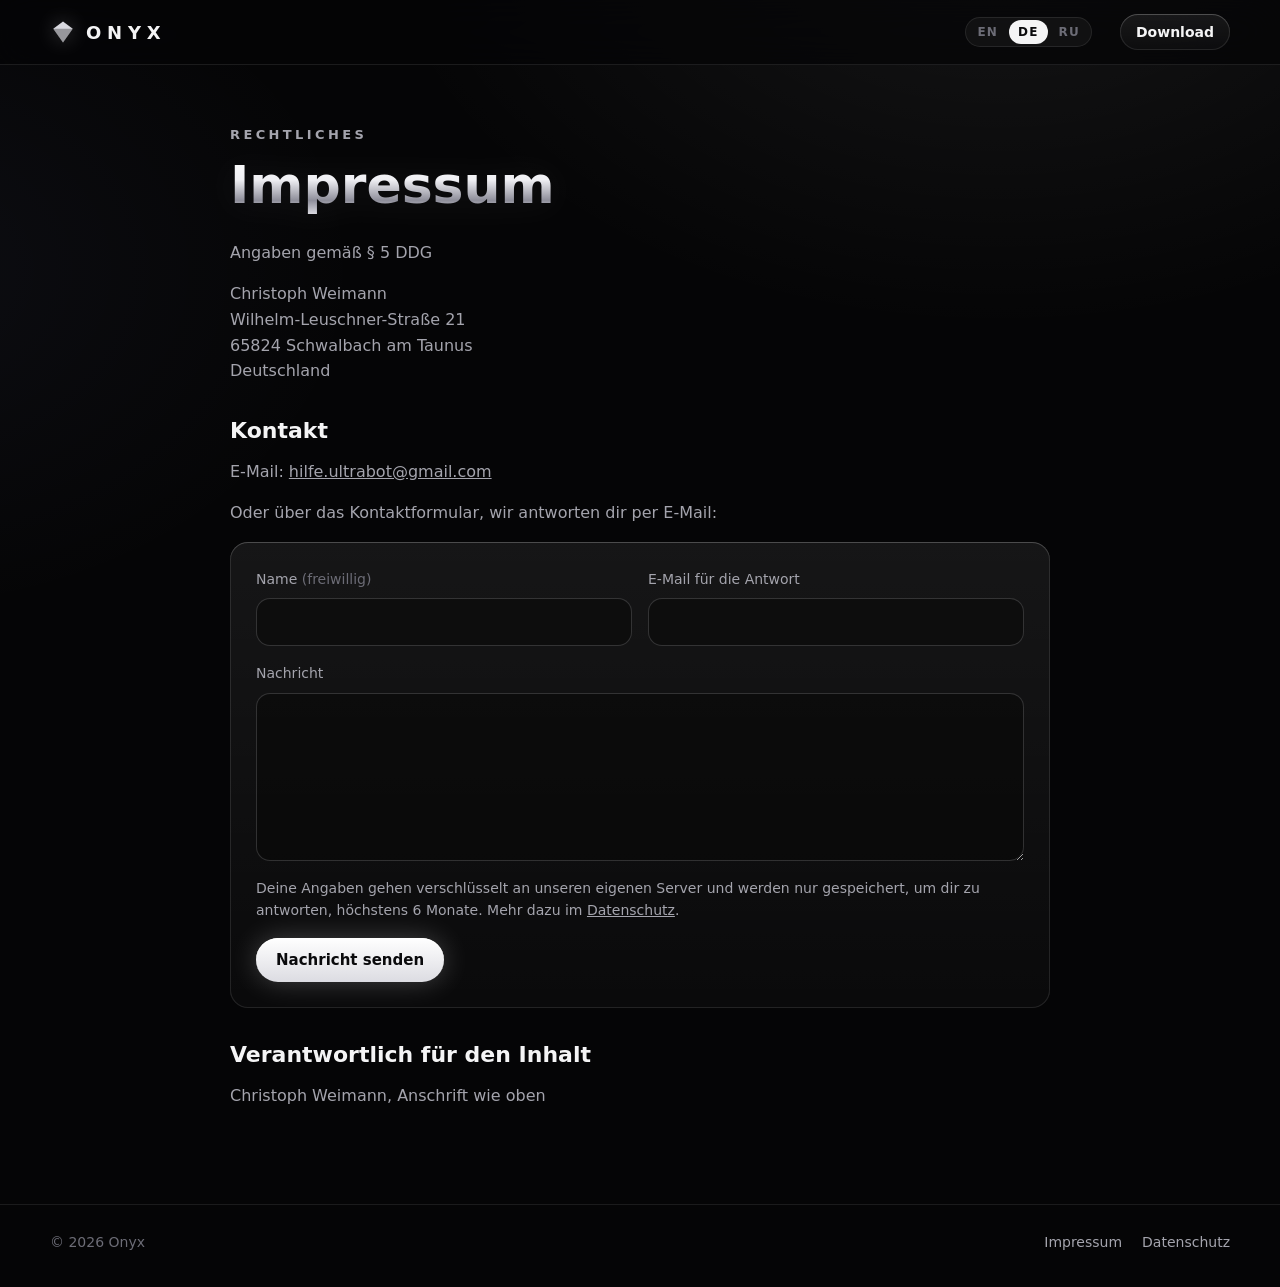
<file: impressum/index.html>
<!doctype html>
<html lang="de">
<head>
  <meta charset="utf-8">
  <meta http-equiv="Content-Security-Policy" content="default-src 'self'; img-src 'self' data:; media-src 'self'; style-src 'self'; script-src 'self'; connect-src 'self' https://onyx-clips.duckdns.org:8443; object-src 'none'; base-uri 'none'; form-action 'self' https://onyx-clips.duckdns.org:8443">
  <meta name="referrer" content="strict-origin-when-cross-origin">
  <meta name="viewport" content="width=device-width, initial-scale=1">
  <title>Impressum – Onyx</title>
  <link rel="icon" href="/favicon.ico">
  <link rel="stylesheet" href="/css/site.css">
  <link rel="expect" href="#foot" blocking="render">
  <script src="/js/lang.js"></script>
</head>
<body>
  <header class="top">
    <div class="wrap top-inner">
      <a class="brand" href="/de/" aria-label="Onyx Startseite">
        <svg class="gem" viewBox="0 0 24 24" aria-hidden="true"><path d="M12 2.2 21 9.1 12 21.8 3 9.1Z" fill="#d9d9e0"/><path d="M3 9.1h18L12 21.8Z" fill="#000" fill-opacity=".3"/></svg>
        <span>Onyx</span>
      </a>
      <nav class="langs" aria-label="Sprache">
        <a href="/imprint/" lang="en" hreflang="en" title="English">EN</a>
        <a href="/impressum/" lang="de" hreflang="de" aria-current="page">DE</a>
        <a href="/ru/imprint/" lang="ru" hreflang="ru" title="Русский">RU</a>
      </nav>
      <a class="btn btn-small" href="https://github.com/onyx-clips/onyx-clips.github.io/releases/latest/download/Onyx-Setup.exe">Download</a>
    </div>
  </header>
  <main class="wrap legal">
    <span class="kicker">Rechtliches</span>
    <h1 class="chrome">Impressum</h1>
    <p>Angaben gemäß § 5 DDG</p>
    <p>Christoph Weimann<br>Wilhelm-Leuschner-Straße 21<br>65824 Schwalbach am Taunus<br>Deutschland</p>
    <h2 id="kontakt">Kontakt</h2>
    <p>E-Mail: <a href="mailto:hilfe.ultrabot@gmail.com">hilfe.ultrabot@gmail.com</a></p>
    <!-- contact:start  tools/server/build-pages.ps1 points the form at the server's HTTPS address, or leaves it out while there is none -->
    <p>Oder über das Kontaktformular, wir antworten dir per E-Mail:</p>
    <form class="contact" id="contactForm" action="https://onyx-clips.duckdns.org:8443/api/contact" method="post">
      <div class="contact-row">
        <label class="field"><span>Name <i>(freiwillig)</i></span><input name="name" maxlength="100" autocomplete="name"></label>
        <label class="field"><span>E-Mail für die Antwort</span><input name="email" type="email" maxlength="254" required autocomplete="email"></label>
      </div>
      <label class="field"><span>Nachricht</span><textarea name="message" rows="6" minlength="10" maxlength="4000" required></textarea></label>
      <div class="hp" aria-hidden="true"><label>Bitte leer lassen <input name="website" tabindex="-1" autocomplete="off"></label></div>
      <p class="fine">Deine Angaben gehen verschlüsselt an unseren eigenen Server und werden nur gespeichert, um dir zu antworten, höchstens 6 Monate. Mehr dazu im <a href="/datenschutz/#kontakt">Datenschutz</a>.</p>
      <div class="contact-send">
        <button class="btn btn-primary" type="submit">Nachricht senden</button>
        <p class="contact-status" role="status" aria-live="polite" hidden></p>
      </div>
    </form>
    <!-- contact:end -->
    <h2>Verantwortlich für den Inhalt</h2>
    <p>Christoph Weimann, Anschrift wie oben</p>
  </main>
  <footer class="foot" id="foot">
    <div class="wrap foot-inner">
      <span>© 2026 Onyx</span>
      <nav aria-label="Rechtliches"><a href="/impressum/">Impressum</a><a href="/datenschutz/">Datenschutz</a></nav>
    </div>
  </footer>
  <script src="/js/contact.js"></script>
</body>
</html>
</file>
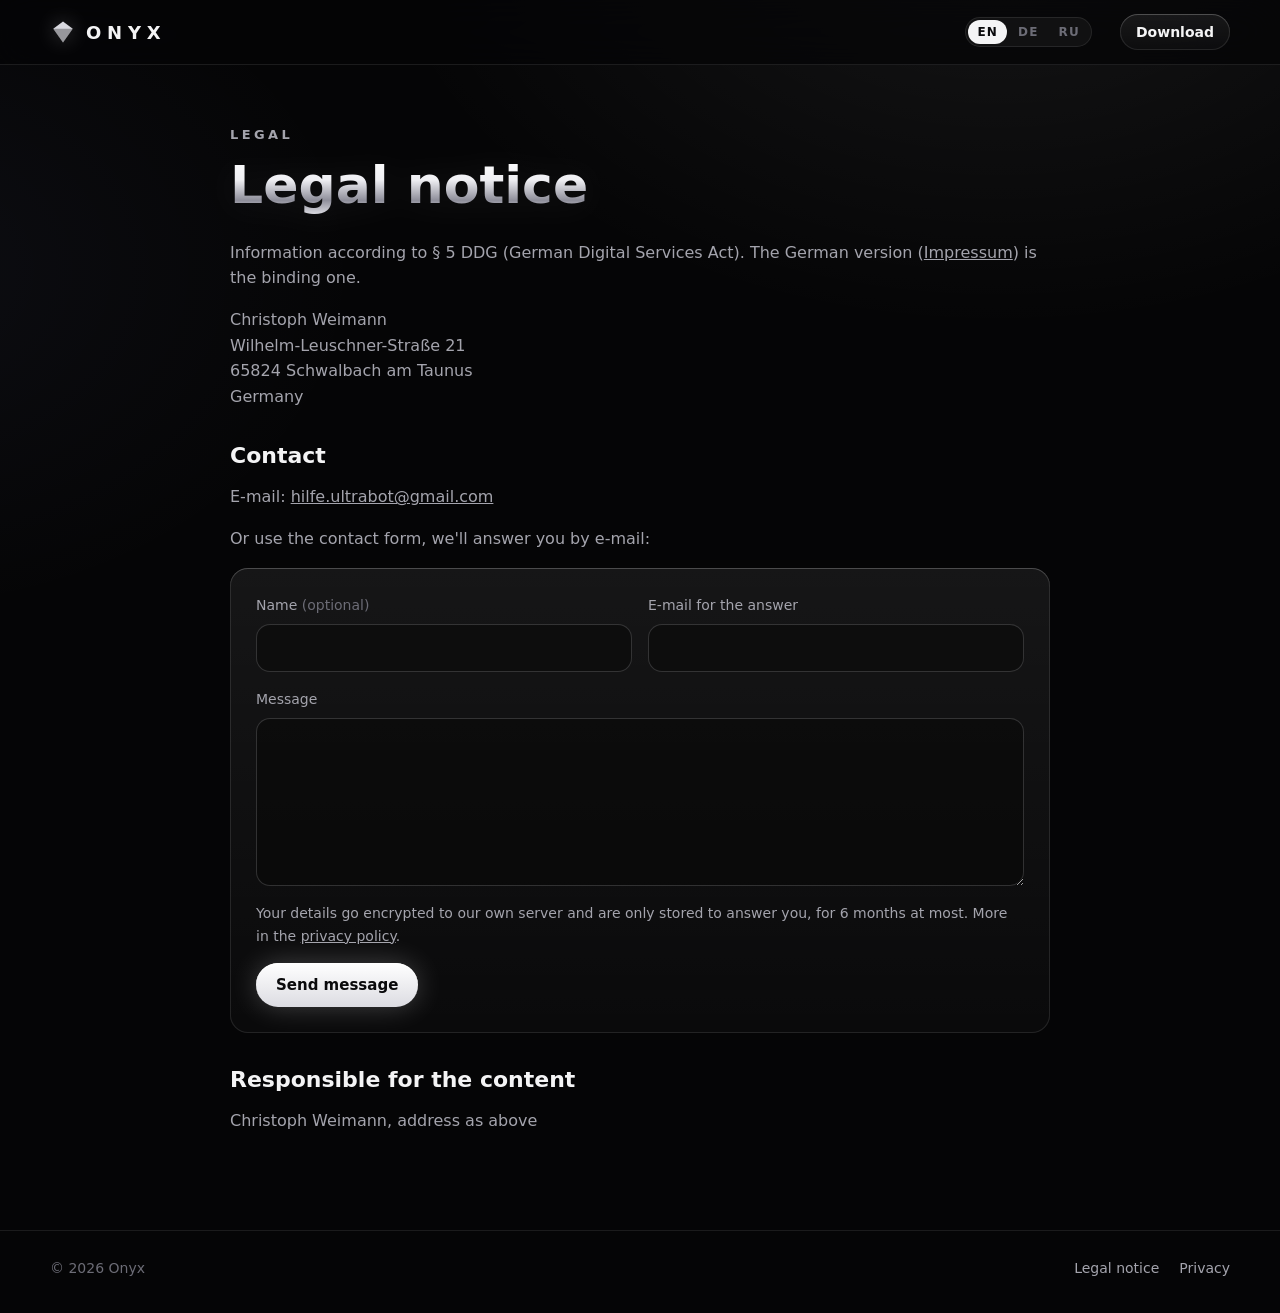
<file: imprint/index.html>
<!doctype html>
<html lang="en">
<head>
  <meta charset="utf-8">
  <meta http-equiv="Content-Security-Policy" content="default-src 'self'; img-src 'self' data:; media-src 'self'; style-src 'self'; script-src 'self'; connect-src 'self' https://onyx-clips.duckdns.org:8443; object-src 'none'; base-uri 'none'; form-action 'self' https://onyx-clips.duckdns.org:8443">
  <meta name="referrer" content="strict-origin-when-cross-origin">
  <meta name="viewport" content="width=device-width, initial-scale=1">
  <title>Legal notice – Onyx</title>
  <link rel="icon" href="/favicon.ico">
  <link rel="stylesheet" href="/css/site.css">
  <link rel="expect" href="#foot" blocking="render">
  <script src="/js/lang.js"></script>
</head>
<body>
  <header class="top">
    <div class="wrap top-inner">
      <a class="brand" href="/" aria-label="Onyx home">
        <svg class="gem" viewBox="0 0 24 24" aria-hidden="true"><path d="M12 2.2 21 9.1 12 21.8 3 9.1Z" fill="#d9d9e0"/><path d="M3 9.1h18L12 21.8Z" fill="#000" fill-opacity=".3"/></svg>
        <span>Onyx</span>
      </a>
      <nav class="langs" aria-label="Language">
        <a href="/imprint/" lang="en" hreflang="en" aria-current="page">EN</a>
        <a href="/impressum/" lang="de" hreflang="de" title="Deutsch">DE</a>
        <a href="/ru/imprint/" lang="ru" hreflang="ru" title="Русский">RU</a>
      </nav>
      <a class="btn btn-small" href="https://github.com/onyx-clips/onyx-clips.github.io/releases/latest/download/Onyx-Setup.exe">Download</a>
    </div>
  </header>
  <main class="wrap legal">
    <span class="kicker">Legal</span>
    <h1 class="chrome">Legal notice</h1>
    <p>Information according to § 5 DDG (German Digital Services Act). The German version (<a href="/impressum/">Impressum</a>) is the binding one.</p>
    <p>Christoph Weimann<br>Wilhelm-Leuschner-Straße 21<br>65824 Schwalbach am Taunus<br>Germany</p>
    <h2 id="contact">Contact</h2>
    <p>E-mail: <a href="mailto:hilfe.ultrabot@gmail.com">hilfe.ultrabot@gmail.com</a></p>
    <!-- contact:start  tools/server/build-pages.ps1 points the form at the server's HTTPS address, or leaves it out while there is none -->
    <p>Or use the contact form, we'll answer you by e-mail:</p>
    <form class="contact" id="contactForm" action="https://onyx-clips.duckdns.org:8443/api/contact" method="post">
      <div class="contact-row">
        <label class="field"><span>Name <i>(optional)</i></span><input name="name" maxlength="100" autocomplete="name"></label>
        <label class="field"><span>E-mail for the answer</span><input name="email" type="email" maxlength="254" required autocomplete="email"></label>
      </div>
      <label class="field"><span>Message</span><textarea name="message" rows="6" minlength="10" maxlength="4000" required></textarea></label>
      <div class="hp" aria-hidden="true"><label>Please leave empty <input name="website" tabindex="-1" autocomplete="off"></label></div>
      <p class="fine">Your details go encrypted to our own server and are only stored to answer you, for 6 months at most. More in the <a href="/privacy/#contact">privacy policy</a>.</p>
      <div class="contact-send">
        <button class="btn btn-primary" type="submit">Send message</button>
        <p class="contact-status" role="status" aria-live="polite" hidden></p>
      </div>
    </form>
    <!-- contact:end -->
    <h2>Responsible for the content</h2>
    <p>Christoph Weimann, address as above</p>
  </main>
  <footer class="foot" id="foot">
    <div class="wrap foot-inner">
      <span>© 2026 Onyx</span>
      <nav aria-label="Legal"><a href="/imprint/">Legal notice</a><a href="/privacy/">Privacy</a></nav>
    </div>
  </footer>
  <script src="/js/contact.js"></script>
</body>
</html>
</file>
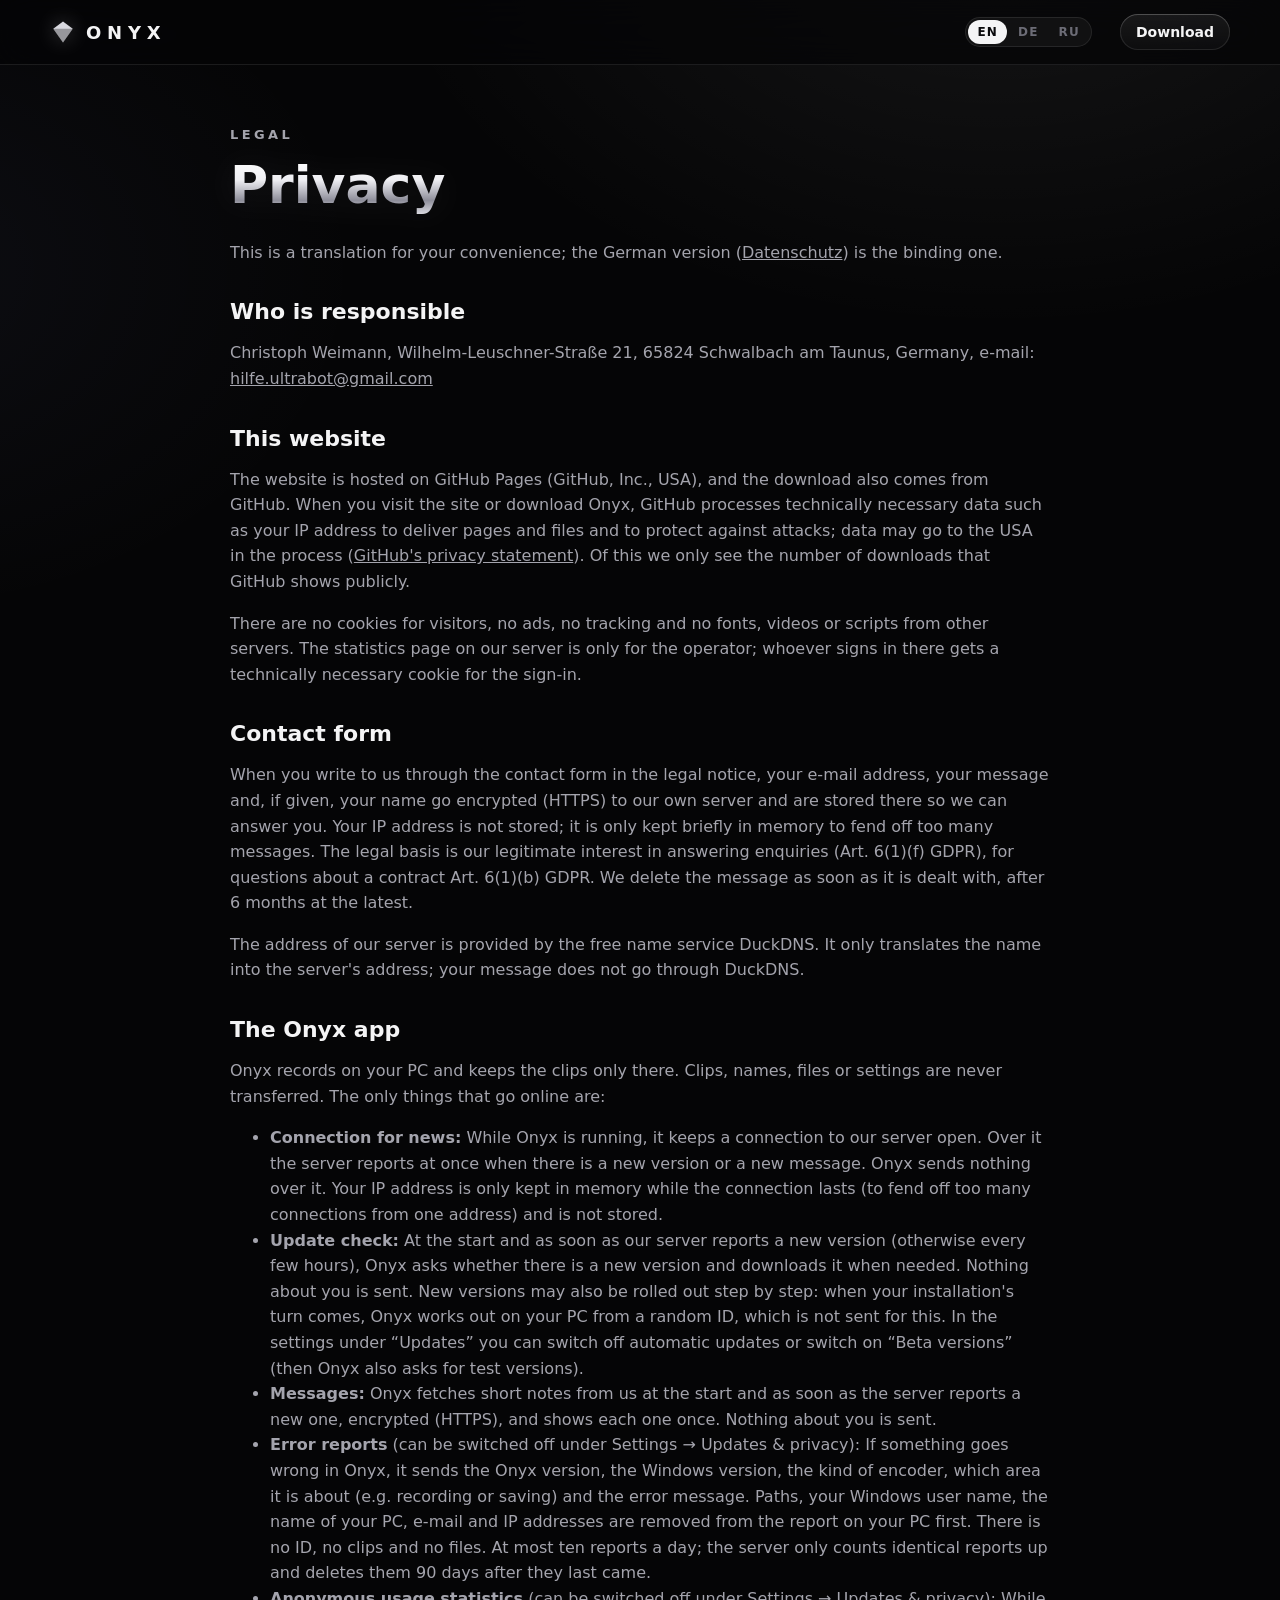
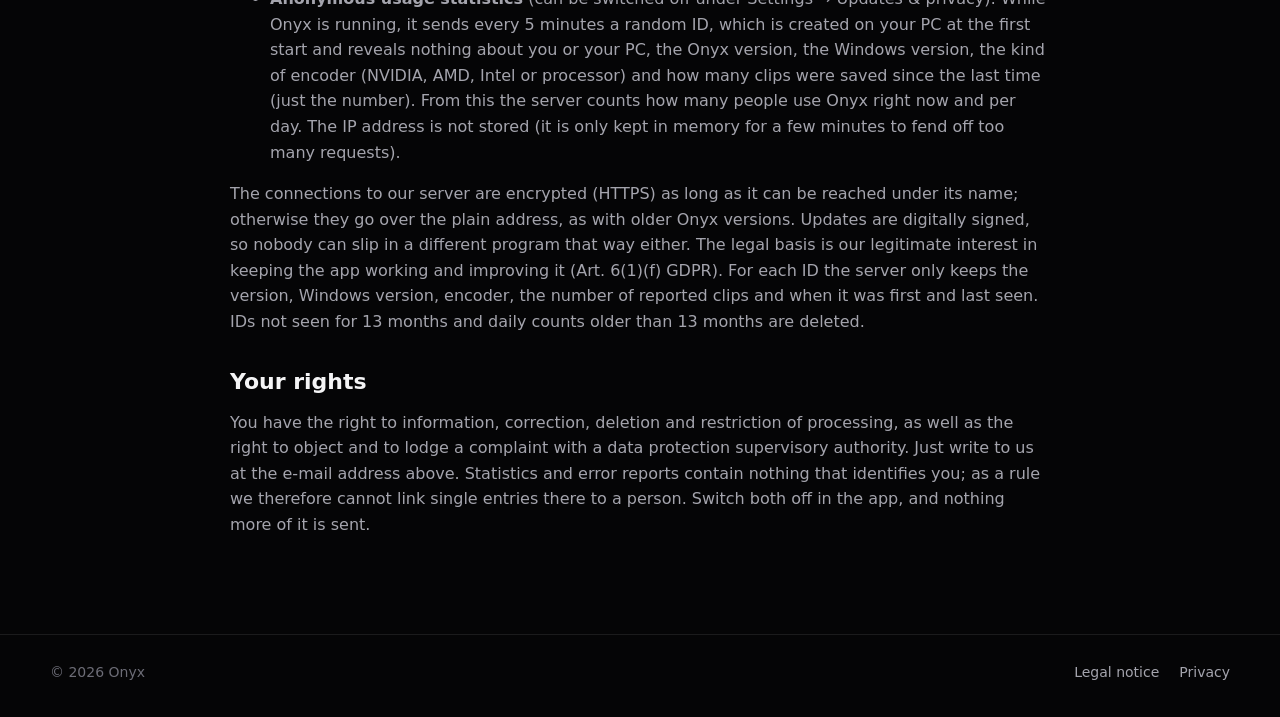
<file: privacy/index.html>
<!doctype html>
<html lang="en">
<head>
  <meta charset="utf-8">
  <meta http-equiv="Content-Security-Policy" content="default-src 'self'; img-src 'self' data:; media-src 'self'; style-src 'self'; script-src 'self'; connect-src 'self' https://onyx-clips.duckdns.org:8443; object-src 'none'; base-uri 'none'; form-action 'self' https://onyx-clips.duckdns.org:8443">
  <meta name="referrer" content="strict-origin-when-cross-origin">
  <meta name="viewport" content="width=device-width, initial-scale=1">
  <title>Privacy – Onyx</title>
  <link rel="icon" href="/favicon.ico">
  <link rel="stylesheet" href="/css/site.css">
  <link rel="expect" href="#foot" blocking="render">
  <script src="/js/lang.js"></script>
</head>
<body>
  <header class="top">
    <div class="wrap top-inner">
      <a class="brand" href="/" aria-label="Onyx home">
        <svg class="gem" viewBox="0 0 24 24" aria-hidden="true"><path d="M12 2.2 21 9.1 12 21.8 3 9.1Z" fill="#d9d9e0"/><path d="M3 9.1h18L12 21.8Z" fill="#000" fill-opacity=".3"/></svg>
        <span>Onyx</span>
      </a>
      <nav class="langs" aria-label="Language">
        <a href="/privacy/" lang="en" hreflang="en" aria-current="page">EN</a>
        <a href="/datenschutz/" lang="de" hreflang="de" title="Deutsch">DE</a>
        <a href="/ru/privacy/" lang="ru" hreflang="ru" title="Русский">RU</a>
      </nav>
      <a class="btn btn-small" href="https://github.com/onyx-clips/onyx-clips.github.io/releases/latest/download/Onyx-Setup.exe">Download</a>
    </div>
  </header>
  <main class="wrap legal">
    <span class="kicker">Legal</span>
    <h1 class="chrome">Privacy</h1>
    <p>This is a translation for your convenience; the German version (<a href="/datenschutz/">Datenschutz</a>) is the binding one.</p>

    <h2>Who is responsible</h2>
    <p>Christoph Weimann, Wilhelm-Leuschner-Straße 21, 65824 Schwalbach am Taunus, Germany, e-mail: <a href="mailto:hilfe.ultrabot@gmail.com">hilfe.ultrabot@gmail.com</a></p>

    <h2>This website</h2>
    <p>The website is hosted on GitHub Pages (GitHub, Inc., USA), and the download also comes from GitHub. When you visit the site or download Onyx, GitHub processes technically necessary data such as your IP address to deliver pages and files and to protect against attacks; data may go to the USA in the process (<a href="https://docs.github.com/en/site-policy/privacy-policies/github-general-privacy-statement">GitHub's privacy statement</a>). Of this we only see the number of downloads that GitHub shows publicly.</p>
    <p>There are no cookies for visitors, no ads, no tracking and no fonts, videos or scripts from other servers. The statistics page on our server is only for the operator; whoever signs in there gets a technically necessary cookie for the sign-in.</p>
    <!-- contact:start  tools/server/build-pages.ps1 leaves this out together with the form -->

    <h2 id="contact">Contact form</h2>
    <p>When you write to us through the contact form in the legal notice, your e-mail address, your message and, if given, your name go encrypted (HTTPS) to our own server and are stored there so we can answer you. Your IP address is not stored; it is only kept briefly in memory to fend off too many messages. The legal basis is our legitimate interest in answering enquiries (Art. 6(1)(f) GDPR), for questions about a contract Art. 6(1)(b) GDPR. We delete the message as soon as it is dealt with, after 6 months at the latest.</p>
    <p>The address of our server is provided by the free name service DuckDNS. It only translates the name into the server's address; your message does not go through DuckDNS.</p>
    <!-- contact:end -->

    <h2>The Onyx app</h2>
    <p>Onyx records on your PC and keeps the clips only there. Clips, names, files or settings are never transferred. The only things that go online are:</p>
    <ul>
      <li><b>Connection for news:</b> While Onyx is running, it keeps a connection to our server open. Over it the server reports at once when there is a new version or a new message. Onyx sends nothing over it. Your IP address is only kept in memory while the connection lasts (to fend off too many connections from one address) and is not stored.</li>
      <li><b>Update check:</b> At the start and as soon as our server reports a new version (otherwise every few hours), Onyx asks whether there is a new version and downloads it when needed. Nothing about you is sent. New versions may also be rolled out step by step: when your installation's turn comes, Onyx works out on your PC from a random ID, which is not sent for this. In the settings under “Updates” you can switch off automatic updates or switch on “Beta versions” (then Onyx also asks for test versions).</li>
      <li><b>Messages:</b> Onyx fetches short notes from us at the start and as soon as the server reports a new one, encrypted (HTTPS), and shows each one once. Nothing about you is sent.</li>
      <li><b>Error reports</b> (can be switched off under Settings → Updates &amp; privacy): If something goes wrong in Onyx, it sends the Onyx version, the Windows version, the kind of encoder, which area it is about (e.g. recording or saving) and the error message. Paths, your Windows user name, the name of your PC, e-mail and IP addresses are removed from the report on your PC first. There is no ID, no clips and no files. At most ten reports a day; the server only counts identical reports up and deletes them 90 days after they last came.</li>
      <li><b>Anonymous usage statistics</b> (can be switched off under Settings → Updates &amp; privacy): While Onyx is running, it sends every 5 minutes a random ID, which is created on your PC at the first start and reveals nothing about you or your PC, the Onyx version, the Windows version, the kind of encoder (NVIDIA, AMD, Intel or processor) and how many clips were saved since the last time (just the number). From this the server counts how many people use Onyx right now and per day. The IP address is not stored (it is only kept in memory for a few minutes to fend off too many requests).</li>
    </ul>
    <p>The connections to our server are encrypted (HTTPS) as long as it can be reached under its name; otherwise they go over the plain address, as with older Onyx versions. Updates are digitally signed, so nobody can slip in a different program that way either. The legal basis is our legitimate interest in keeping the app working and improving it (Art. 6(1)(f) GDPR). For each ID the server only keeps the version, Windows version, encoder, the number of reported clips and when it was first and last seen. IDs not seen for 13 months and daily counts older than 13 months are deleted.</p>

    <h2>Your rights</h2>
    <p>You have the right to information, correction, deletion and restriction of processing, as well as the right to object and to lodge a complaint with a data protection supervisory authority. Just write to us at the e-mail address above. Statistics and error reports contain nothing that identifies you; as a rule we therefore cannot link single entries there to a person. Switch both off in the app, and nothing more of it is sent.</p>
  </main>
  <footer class="foot" id="foot">
    <div class="wrap foot-inner">
      <span>© 2026 Onyx</span>
      <nav aria-label="Legal"><a href="/imprint/">Legal notice</a><a href="/privacy/">Privacy</a></nav>
    </div>
  </footer>
</body>
</html>
</file>
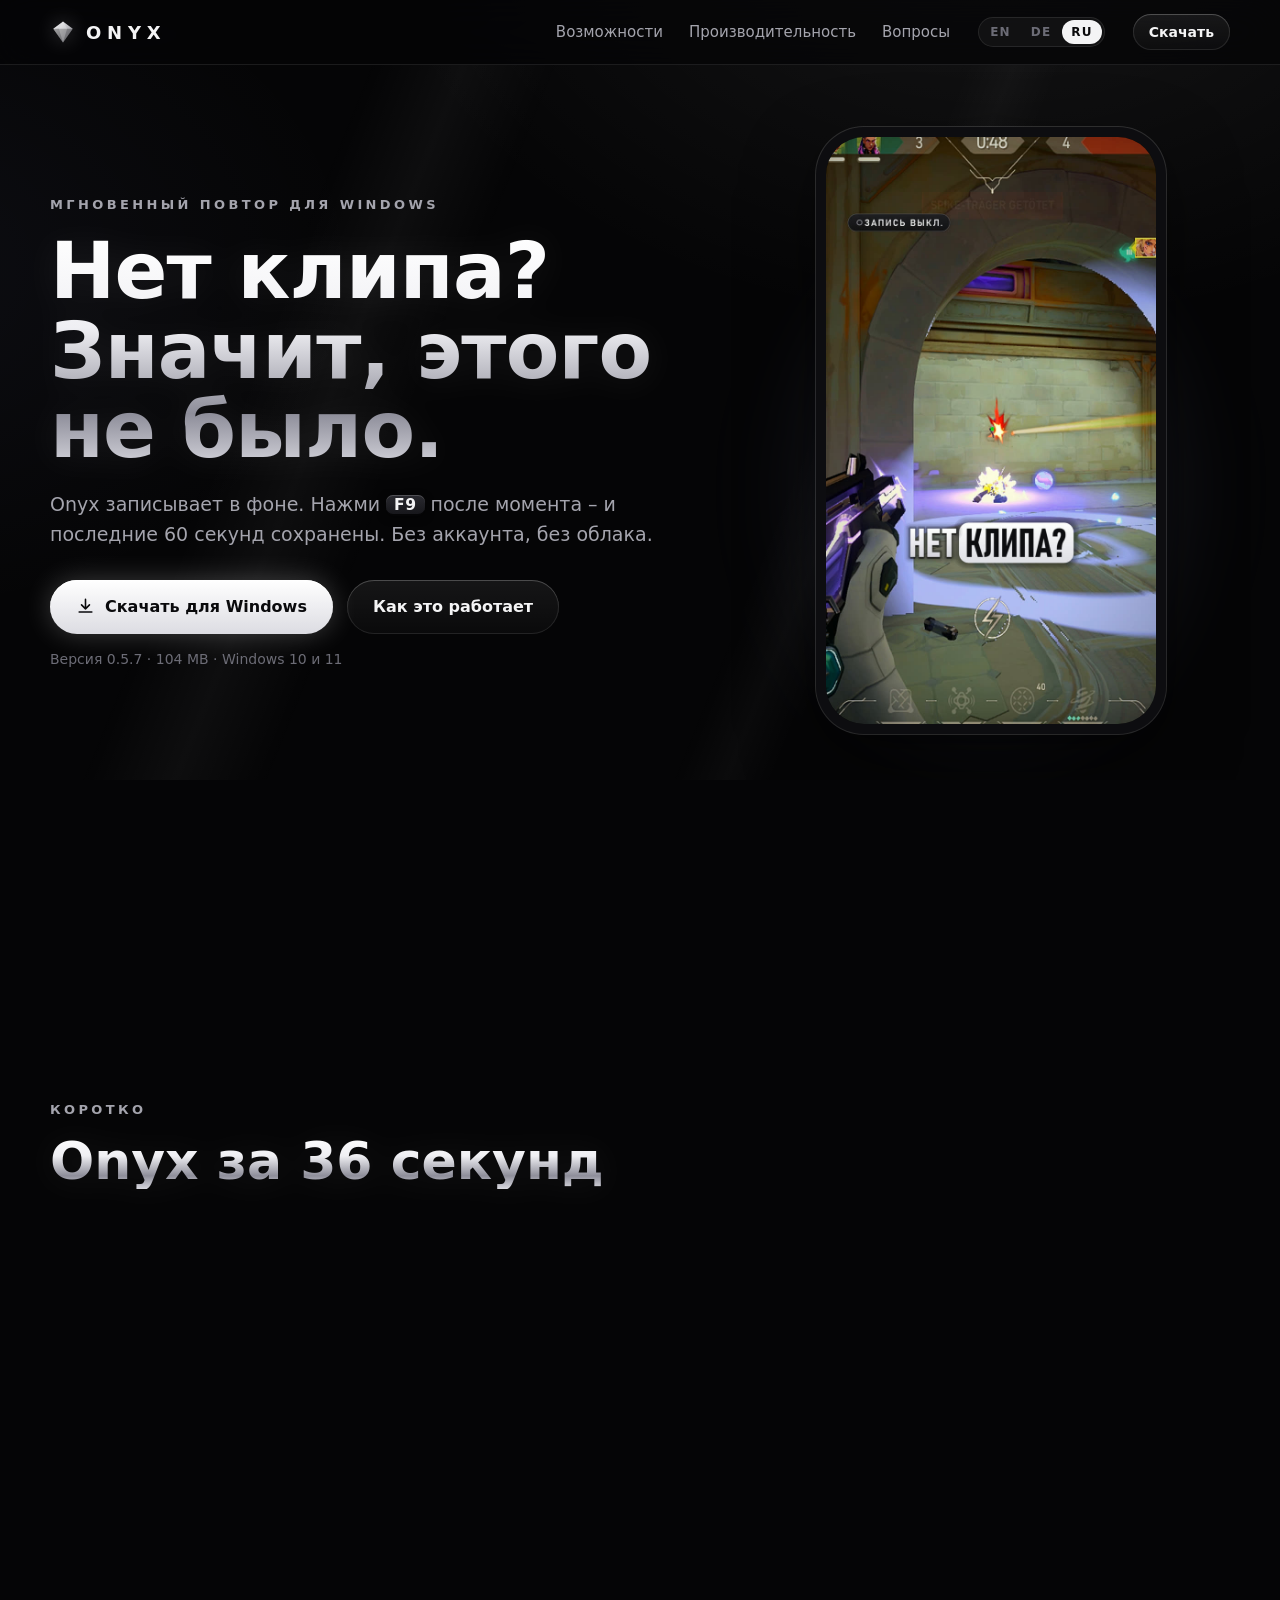
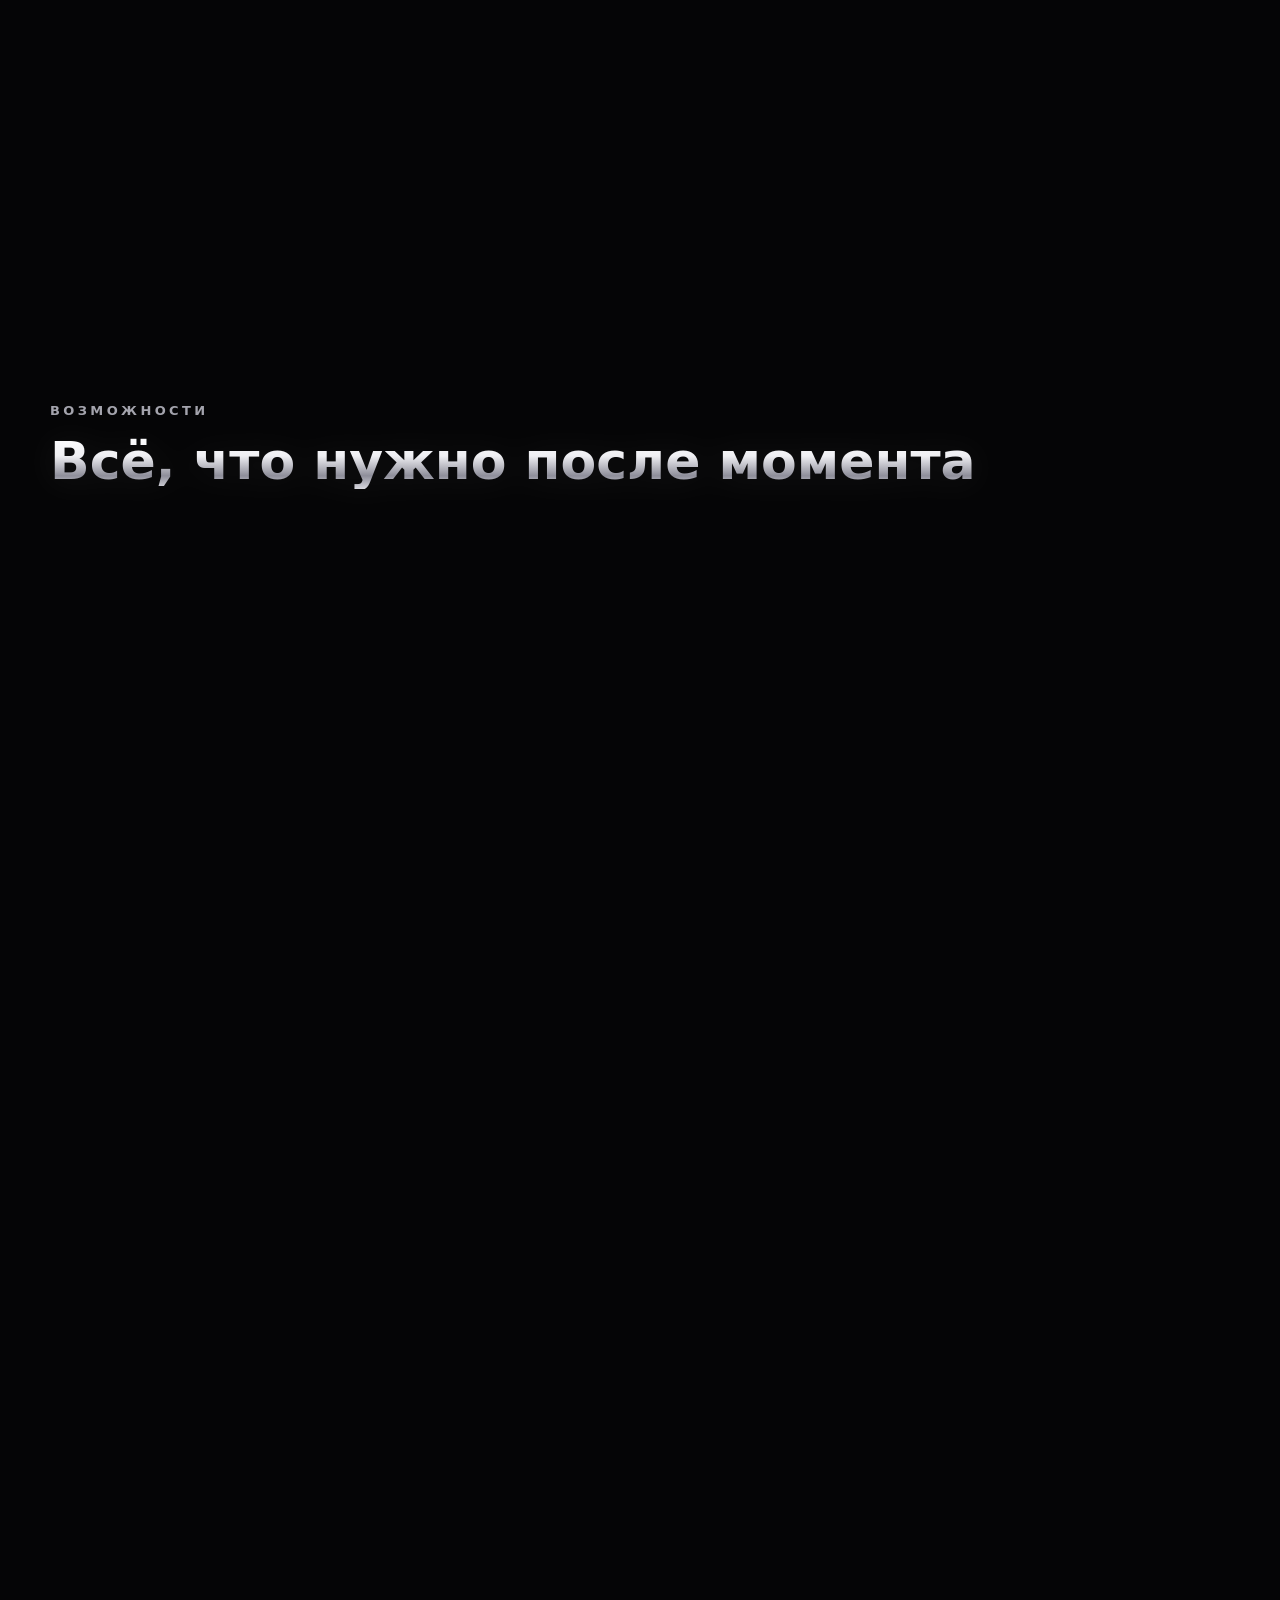
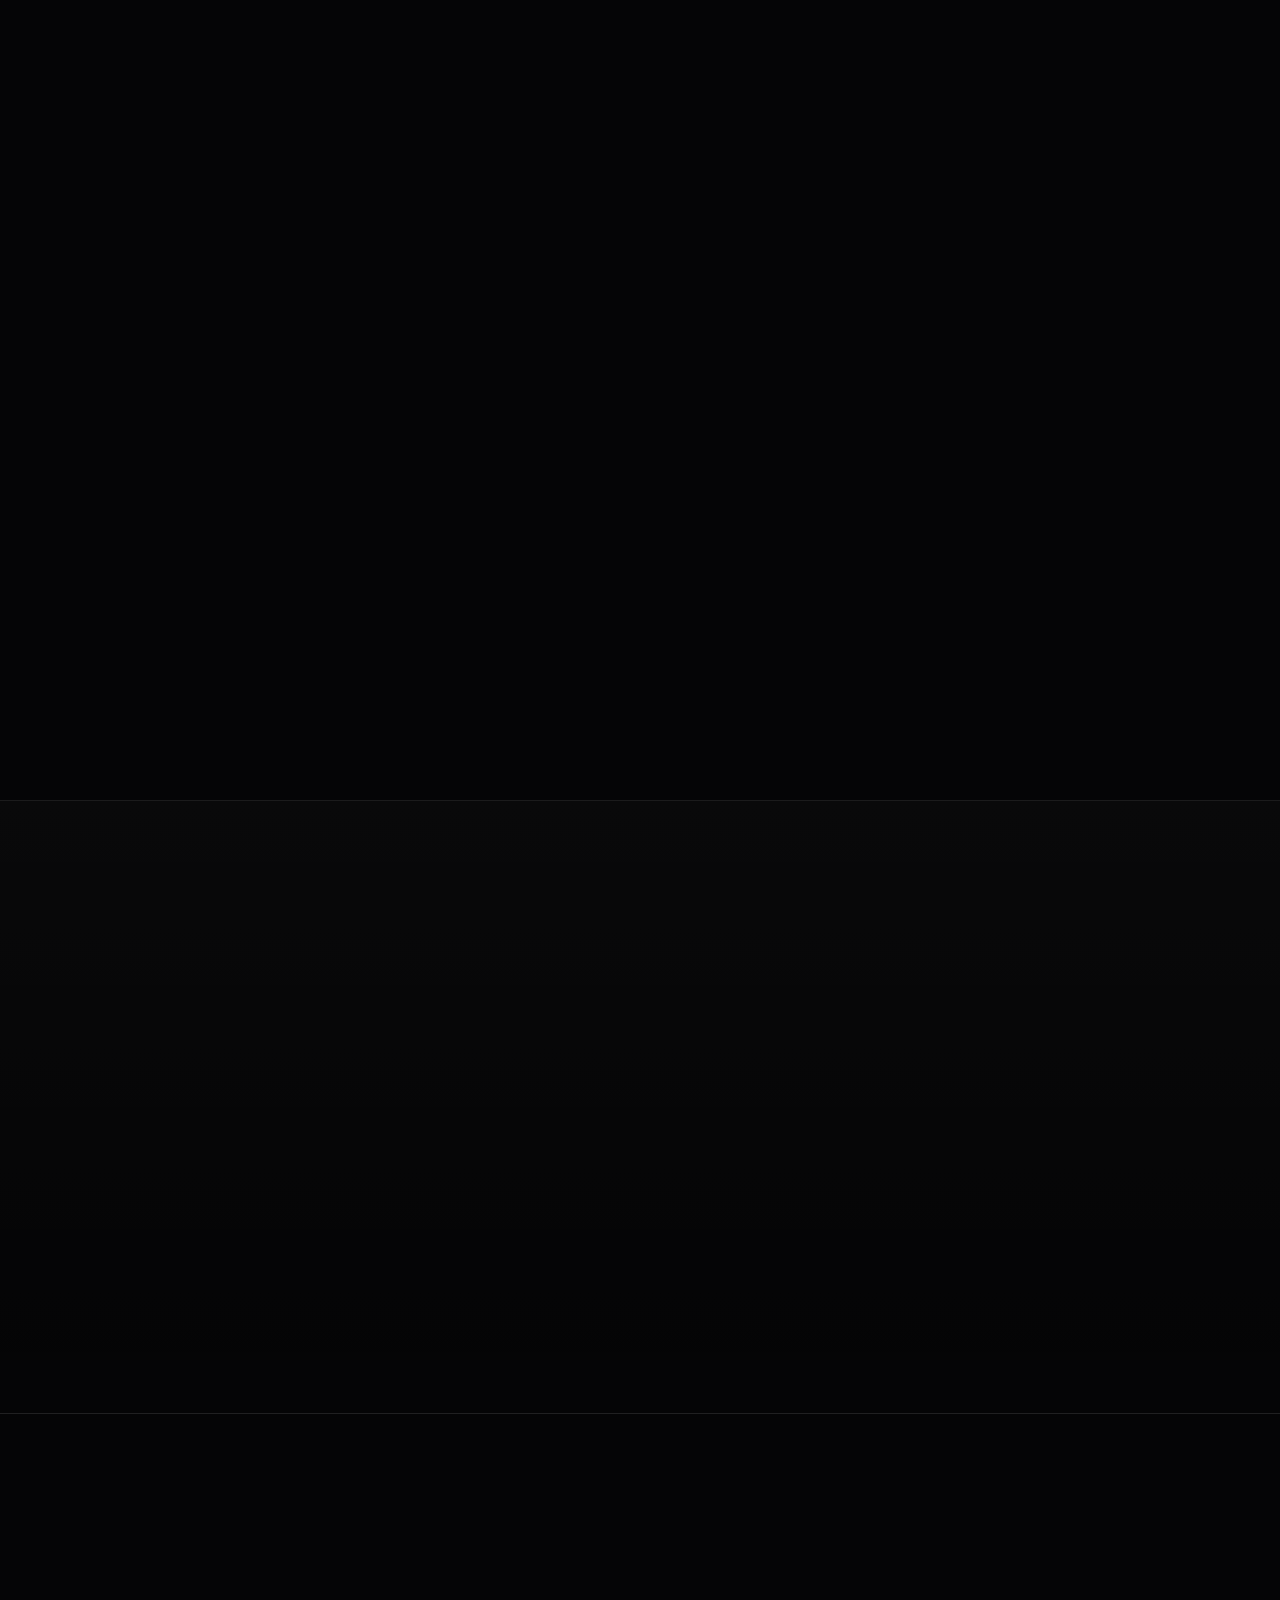
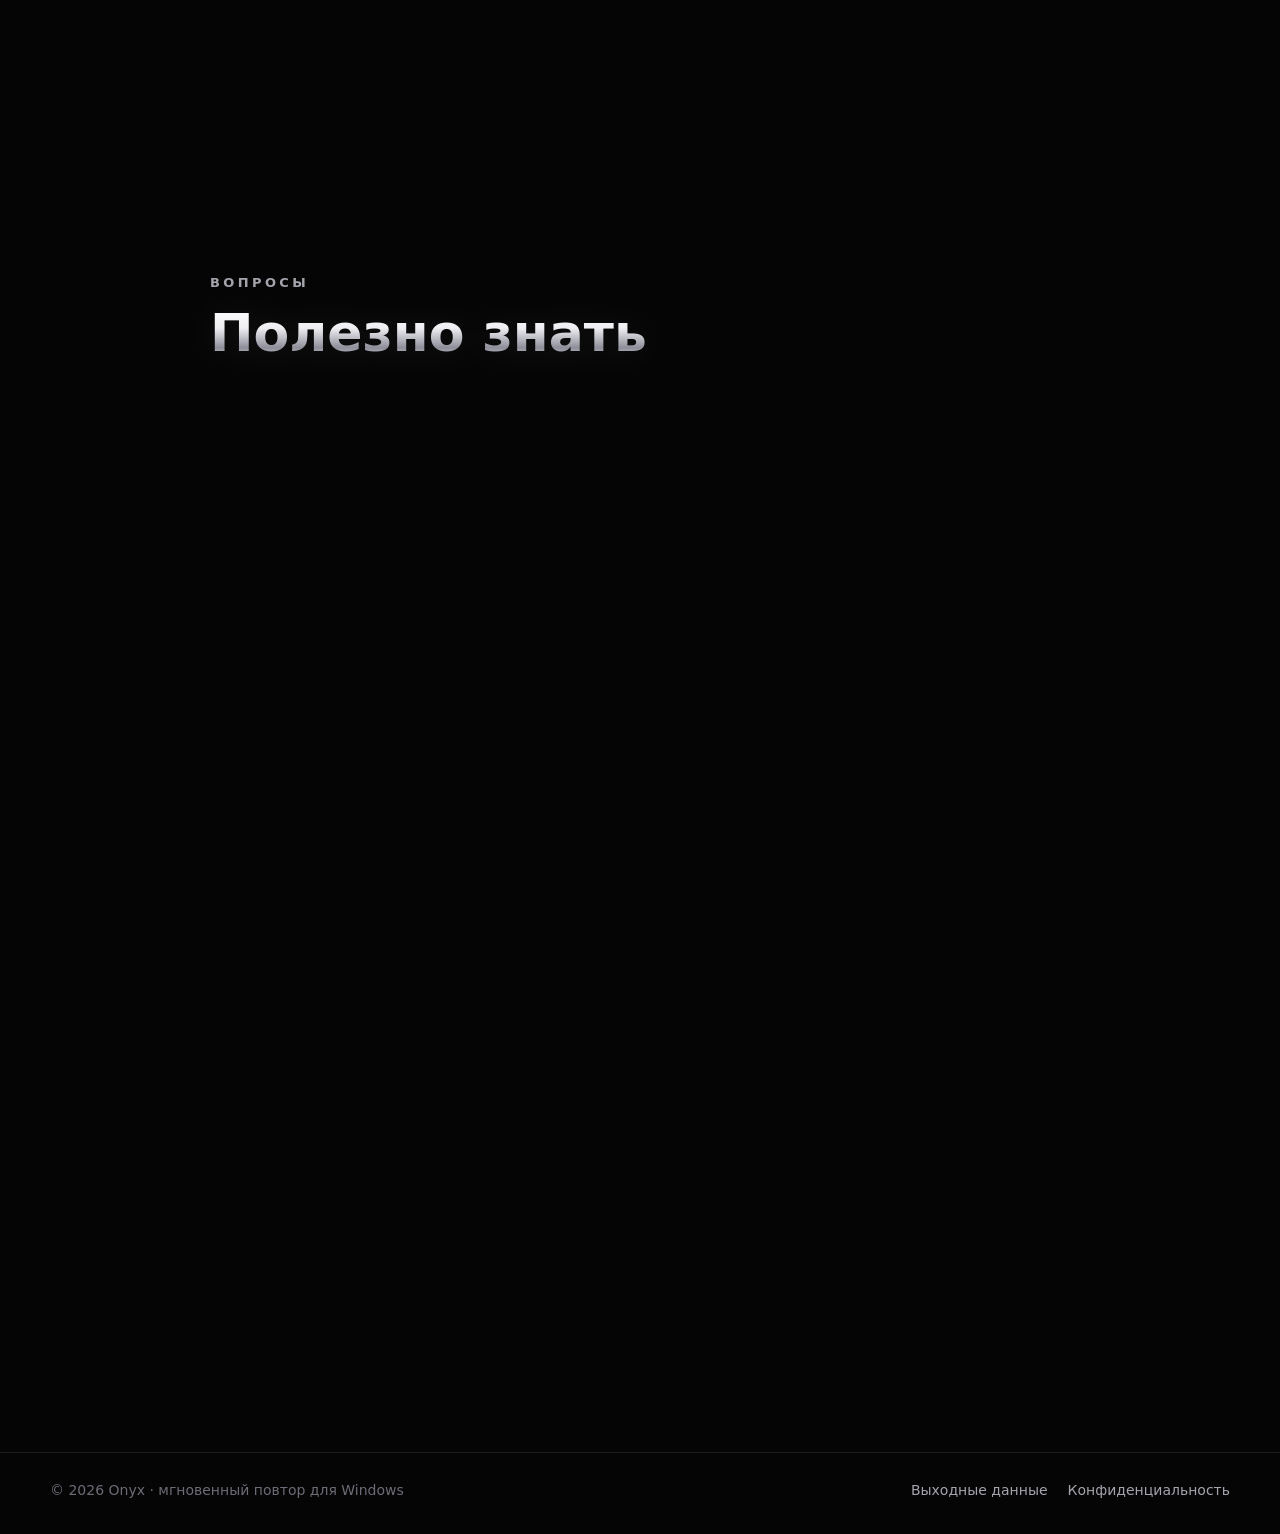
<file: ru/index.html>
<!doctype html>
<html lang="ru">
<head>
  <meta charset="utf-8">
  <meta http-equiv="Content-Security-Policy" content="default-src 'self'; img-src 'self' data:; media-src 'self'; style-src 'self'; script-src 'self'; connect-src 'self' https://onyx-clips.duckdns.org:8443; object-src 'none'; base-uri 'none'; form-action 'self' https://onyx-clips.duckdns.org:8443">
  <meta name="referrer" content="strict-origin-when-cross-origin">
  <meta name="viewport" content="width=device-width, initial-scale=1">
  <title>Onyx – мгновенный повтор для Windows</title>
  <meta name="description" content="Onyx записывает в фоне. Нажми F9 после момента – и последние 60 секунд сохранены. Без аккаунта и облака.">
  <meta name="theme-color" content="#050506">
  <meta property="og:title" content="Onyx – мгновенный повтор для Windows">
  <meta property="og:description" content="F9 после момента – последние 60 секунд сохранены. Оверлей в игре, под лимит Discord, вертикально для TikTok.">
  <meta property="og:image" content="/media/hero-poster-ru.jpg">
  <meta property="og:locale" content="ru_RU">
  <link rel="alternate" hreflang="en" href="https://onyx-clips.de/">
  <link rel="alternate" hreflang="de" href="https://onyx-clips.de/de/">
  <link rel="alternate" hreflang="ru" href="https://onyx-clips.de/ru/">
  <link rel="alternate" hreflang="x-default" href="https://onyx-clips.de/">
  <link rel="icon" href="/favicon.ico">
  <link rel="stylesheet" href="/css/site.css">
  <link rel="expect" href="#foot" blocking="render">
  <script src="/js/lang.js"></script>
</head>
<body>
  <a class="skip" href="#main">К содержимому</a>

  <header class="top" id="top">
    <div class="wrap top-inner">
      <a class="brand" href="/ru/" aria-label="Onyx – главная">
        <svg class="gem" viewBox="0 0 24 24" aria-hidden="true">
          <defs><linearGradient id="g1" x1="0" y1="0" x2="1" y2="1"><stop offset="0" stop-color="#fff"/><stop offset="1" stop-color="#7d7d86"/></linearGradient></defs>
          <path d="M12 2.2 21 9.1 12 21.8 3 9.1Z" fill="url(#g1)"/>
          <path d="M3 9.1h18L12 21.8Z" fill="#000" fill-opacity=".3"/>
          <path d="M8.2 9.1 12 2.2l3.8 6.9L12 21.8Z" fill="#fff" fill-opacity=".22"/>
        </svg>
        <span>Onyx</span>
      </a>
      <nav class="nav" aria-label="Разделы">
        <a href="#features">Возможности</a>
        <a href="#performance">Производительность</a>
        <a href="#faq">Вопросы</a>
      </nav>
      <nav class="langs" aria-label="Язык">
        <a href="/" lang="en" hreflang="en" title="English">EN</a>
        <a href="/de/" lang="de" hreflang="de" title="Deutsch">DE</a>
        <a href="/ru/" lang="ru" hreflang="ru" aria-current="page">RU</a>
      </nav>
      <a class="btn btn-small" href="https://github.com/onyx-clips/onyx-clips.github.io/releases/latest/download/Onyx-Setup.exe" data-download>Скачать</a>
    </div>
  </header>

  <main id="main">
    <!-- Hero -->
    <section class="hero">
      <div class="beams" aria-hidden="true"><span></span><span></span></div>
      <div class="wrap hero-inner">
        <div class="hero-text">
          <span class="kicker">Мгновенный повтор для Windows</span>
          <h1 class="chrome">Нет клипа?<br>Значит, этого не было.</h1>
          <p class="lead">Onyx записывает в фоне. Нажми <kbd>F9</kbd> после момента – и последние 60&nbsp;секунд сохранены. Без аккаунта, без облака.</p>
          <div class="cta">
            <a class="btn btn-primary btn-big" href="https://github.com/onyx-clips/onyx-clips.github.io/releases/latest/download/Onyx-Setup.exe" data-download>
              <svg viewBox="0 0 24 24" aria-hidden="true"><path d="M12 3v12m0 0-5-5m5 5 5-5M4 19h16" fill="none" stroke="currentColor" stroke-width="2" stroke-linecap="round" stroke-linejoin="round"/></svg>
              Скачать для Windows
            </a>
            <a class="btn btn-glass btn-big" href="#features">Как это работает</a>
          </div>
          <p class="fine" id="releaseLine" data-static>Версия 0.5.7 · 104 MB · Windows 10 и 11</p>
        </div>
        <div class="hero-phone">
          <div class="phone">
            <video class="phone-video" src="/media/hero-ru.mp4" poster="/media/hero-poster-ru.jpg" autoplay muted loop playsinline preload="metadata" aria-label="Onyx за 24 секунды"></video>
          </div>
          <div class="phone-glow" aria-hidden="true"></div>
        </div>
      </div>
    </section>

    <!-- Three steps -->
    <section class="steps wrap" aria-label="Всё просто">
      <div class="step">
        <span class="step-num">01</span>
        <h3>Onyx работает рядом</h3>
        <p>В области уведомлений, пока ты играешь. Последние секунды всегда наготове – от 10&nbsp;секунд до 10&nbsp;минут, как настроишь.</p>
      </div>
      <div class="step">
        <span class="step-num">02</span>
        <h3>F9 после момента</h3>
        <p>Клавиша, кнопка мыши&nbsp;4/5 или голосовая команда. Короткое уведомление справа вверху, игра идёт дальше.</p>
      </div>
      <div class="step">
        <span class="step-num">03</span>
        <h3>Делись</h3>
        <p>Смотри в оверлее по <kbd>Alt</kbd>+<kbd>C</kbd>, копируй для Discord или режь вертикально для TikTok.</p>
      </div>
    </section>

    <!-- Showcase: tools/showcase (rendered from the real app with test data) -->
    <section class="showcase wrap" id="video" aria-label="Onyx на видео">
      <div class="section-head">
        <span class="kicker">Коротко</span>
        <h2 class="chrome">Onyx за 36 секунд</h2>
      </div>
      <figure class="showcase-frame">
        <video class="showcase-video" src="/media/showcase-ru.mp4" poster="/media/showcase-ru.jpg" muted loop playsinline preload="none"
               aria-label="Onyx за 36 секунд: запись в фоне, F9, оверлей, библиотека, Discord, вертикальный редактор, машина времени и год в клипах"></video>
      </figure>
    </section>

    <!-- Features -->
    <section class="features" id="features">
      <div class="wrap">
        <div class="section-head">
          <span class="kicker">Возможности</span>
          <h2 class="chrome">Всё, что нужно после момента</h2>
        </div>

        <article class="feature">
          <div class="feature-text">
            <h3>Твои клипы прямо в игре</h3>
            <p><kbd>Alt</kbd>+<kbd>C</kbd> открывает оверлей поверх игры: новый клип крупно, остальные рядом. Смотри, копируй для Discord, <kbd>Esc</kbd> – и ты снова в игре. Onyx ничего не внедряет в игру.</p>
          </div>
          <figure class="shot"><img src="/media/overlay-ru.jpg" alt="Оверлей Onyx поверх игры с новым клипом" loading="lazy" width="1600" height="1200"></figure>
        </article>

        <article class="feature is-flipped">
          <div class="feature-text">
            <h3>Сразу в Discord, в рамках лимита</h3>
            <p>«Копировать для Discord» – и Onyx сам уложит клип в твой лимит загрузки: 20&nbsp;MB без Nitro, 50&nbsp;MB с Nitro Basic, 1&nbsp;GB с Nitro. Потом в Discord просто <kbd>Ctrl</kbd>+<kbd>V</kbd>.</p>
          </div>
          <figure class="shot shot-tall"><img src="/media/discord-ru.jpg" alt="Подробности клипа с кнопкой копирования для Discord" loading="lazy" width="600" height="1014"></figure>
        </article>

        <article class="feature">
          <div class="feature-text">
            <h3>Вертикально для TikTok</h3>
            <p>Включи вертикальный формат в редакторе – и горизонтальный клип станет 9:16. Плюс обрезка, скорость от 0,25× до 2×, своя музыка и шесть переходов. Несколько клипов можно собрать в один.</p>
          </div>
          <figure class="shot"><img src="/media/hochkant-ru.jpg" alt="Редактор клипов: вертикально 9:16, кадр, скорость и звук" loading="lazy" width="1600" height="1000"></figure>
        </article>

        <article class="feature is-flipped">
          <div class="feature-text">
            <h3>Руки заняты? Просто скажи</h3>
            <p>С голосовой командой хватит сказать в микрофон «Clip that». Распознавание работает только на твоём ПК, офлайн. Фразу можно задать самому и сразу проверить. Для этого в Windows нужно английское или немецкое распознавание речи.</p>
          </div>
          <figure class="shot"><img src="/media/voice-ru.jpg" alt="Настройки: горячие клавиши и голосовая команда" loading="lazy" width="900" height="388"></figure>
        </article>

        <article class="feature">
          <div class="feature-text">
            <h3>Машина времени</h3>
            <p>Вспомни старые клипы: по одному, вправо – лайк, влево – дальше. Как в Tinder, только с твоими лучшими моментами.</p>
          </div>
          <figure class="shot"><img src="/media/zeitreise-ru.jpg" alt="Машина времени со старым клипом и кнопками «Мимо», «Лайк» и «Смотреть в большом окне»" loading="lazy" width="1200" height="1020"></figure>
        </article>

        <article class="feature is-flipped">
          <div class="feature-text">
            <h3>Твой год в клипах</h3>
            <p>Каждый день с клипами одним взглядом, самая длинная серия и лучший день. Прямо на главной.</p>
          </div>
          <figure class="shot"><img src="/media/clipjahr-ru.jpg" alt="Год в клипах с календарём и статистикой" loading="lazy" width="1200" height="434"></figure>
        </article>

        <ul class="more" aria-label="А ещё">
          <li><b>Любая длина клипа</b> от 10 секунд до 10 минут</li>
          <li><b>Только звук игры</b> без Discord и музыки в клипе</li>
          <li><b>Микрофон</b> слышен в клипе и дополнительно на отдельной дорожке</li>
          <li><b>Итоги</b> после игры с новыми клипами</li>
          <li><b>Невидим в стримах</b>: уведомления и оверлей видишь только ты</li>
          <li><b>Очистка</b> по возрасту или месту, избранное остаётся</li>
          <li><b>Выбор нескольких</b> клипов и удаление разом</li>
          <li><b>Свой звук</b> после сохранения или один из встроенных</li>
          <li><b>Английский, немецкий, русский</b>: язык выбираешь при первом запуске</li>
        </ul>
      </div>
    </section>

    <!-- Performance -->
    <section class="perf" id="performance">
      <div class="wrap perf-inner">
        <div class="perf-text">
          <span class="kicker">Производительность</span>
          <h2 class="chrome">Слабый ПК? Не проблема.</h2>
          <p>Onyx записывает энкодером видеокарты, а не процессором. Его Onyx выбирает сам: NVENC у NVIDIA, AMF у AMD, Quick Sync у Intel.</p>
          <p>Сохранение ничего не пересчитывает: запись лежит короткими кусками, и они просто склеиваются. Игра идёт дальше.</p>
          <p>Если всё же тяжело, снизь разрешение и частоту кадров, например до 720p и 30&nbsp;FPS.</p>
          <div class="chips" aria-label="Поддерживаемые видеокарты">
            <span class="chip">NVIDIA · NVENC</span><span class="chip">AMD · AMF</span><span class="chip">Intel · Quick Sync</span>
          </div>
        </div>
        <figure class="shot"><img src="/media/settings-ru.jpg" alt="Настройки записи с автоматическим выбором энкодера (NVENC)" loading="lazy" width="900" height="724"></figure>
      </div>
    </section>

    <!-- Trust -->
    <section class="trust wrap">
      <div class="trust-card">
        <h2 class="chrome">Без аккаунта. Без облака.</h2>
        <p>Клипы остаются на твоём ПК, в папке <span class="mono">Videos\Onyx</span>. В интернет уходят только проверка обновлений и сообщений и, если не отключишь, анонимная статистика (случайный ID, версия и сколько клипов сохранено) и отчёты об ошибках без личных данных. Никогда – твои клипы, имена или файлы.</p>
      </div>
    </section>

    <!-- FAQ -->
    <section class="faq wrap" id="faq">
      <div class="section-head">
        <span class="kicker">Вопросы</span>
        <h2 class="chrome">Полезно знать</h2>
      </div>
      <details>
        <summary>Пойдёт ли Onyx на моём ПК?</summary>
        <p>Onyx нужна Windows 10 (64-бит) или Windows 11. Лучше всего с видеокартой NVIDIA, AMD или Intel – тогда запись идёт на ней, и игра почти ничего не замечает. Без подходящей видеокарты записывает процессор (x264).</p>
      </details>
      <details>
        <summary>С какими играми это работает?</summary>
        <p>Onyx записывает экран и распознаёт игру на переднем плане. Он не вмешивается в игру и ничего в неё не загружает, клипы раскладываются по папкам игр.</p>
      </details>
      <details>
        <summary>Нужен ли аккаунт?</summary>
        <p>Нет. Установил, нажал F9 – готово. Никакой регистрации и никакого облака.</p>
      </details>
      <details>
        <summary>Windows предупреждает при установке. Это нормально?</summary>
        <p>Да. Для новых программ без известной подписи Windows показывает «Система Windows защитила ваш компьютер». Нажми «Подробнее», затем «Выполнить в любом случае». Onyx устанавливается только для твоего пользователя и не требует прав администратора.</p>
      </details>
      <details>
        <summary>Как приходят обновления?</summary>
        <p>Onyx загружает новые версии в фоне и устанавливает их, когда не запущена игра. Каждое обновление подписано цифровой подписью и проверяется перед запуском. Отключить это можно в настройках в разделе «Обновления».</p>
      </details>
      <details>
        <summary>На каких языках работает Onyx?</summary>
        <p>На английском, немецком и русском. Язык выбираешь сразу при первом запуске, а поменять его можно в любой момент в настройках в разделе «Общие».</p>
      </details>
      <details>
        <summary>Как удалить Onyx?</summary>
        <p>Параметры Windows → Приложения → Onyx → Удалить. Клипы в папке <span class="mono">Videos\Onyx</span> при этом останутся.</p>
      </details>
    </section>

    <!-- Download -->
    <section class="download wrap" id="download">
      <div class="download-card">
        <svg class="gem gem-big" viewBox="0 0 24 24" aria-hidden="true">
          <defs><linearGradient id="g2" x1="0" y1="0" x2="1" y2="1"><stop offset="0" stop-color="#fff"/><stop offset="1" stop-color="#6c6c76"/></linearGradient></defs>
          <path d="M12 2.2 21 9.1 12 21.8 3 9.1Z" fill="url(#g2)"/>
          <path d="M3 9.1h18L12 21.8Z" fill="#000" fill-opacity=".3"/>
          <path d="M8.2 9.1 12 2.2l3.8 6.9L12 21.8Z" fill="#fff" fill-opacity=".22"/>
        </svg>
        <h2 class="chrome">Готов к следующему клатчу?</h2>
        <p class="lead">Скачай Onyx и после следующего момента просто нажми F9.</p>
        <a class="btn btn-primary btn-big" href="https://github.com/onyx-clips/onyx-clips.github.io/releases/latest/download/Onyx-Setup.exe" data-download>
          <svg viewBox="0 0 24 24" aria-hidden="true"><path d="M12 3v12m0 0-5-5m5 5 5-5M4 19h16" fill="none" stroke="currentColor" stroke-width="2" stroke-linecap="round" stroke-linejoin="round"/></svg>
          Скачать для Windows
        </a>
        <p class="fine" id="releaseLine2" data-static>Версия 0.5.7 · 104 MB · Windows 10 и 11</p>
      </div>
    </section>
  </main>

  <footer class="foot" id="foot">
    <div class="wrap foot-inner">
      <span>© <span id="year">2026</span> Onyx · мгновенный повтор для Windows</span>
      <nav aria-label="Правовая информация"><a href="/ru/imprint/">Выходные данные</a><a href="/ru/privacy/">Конфиденциальность</a></nav>
    </div>
  </footer>

  <script src="/js/site.js"></script>
</body>
</html>
</file>
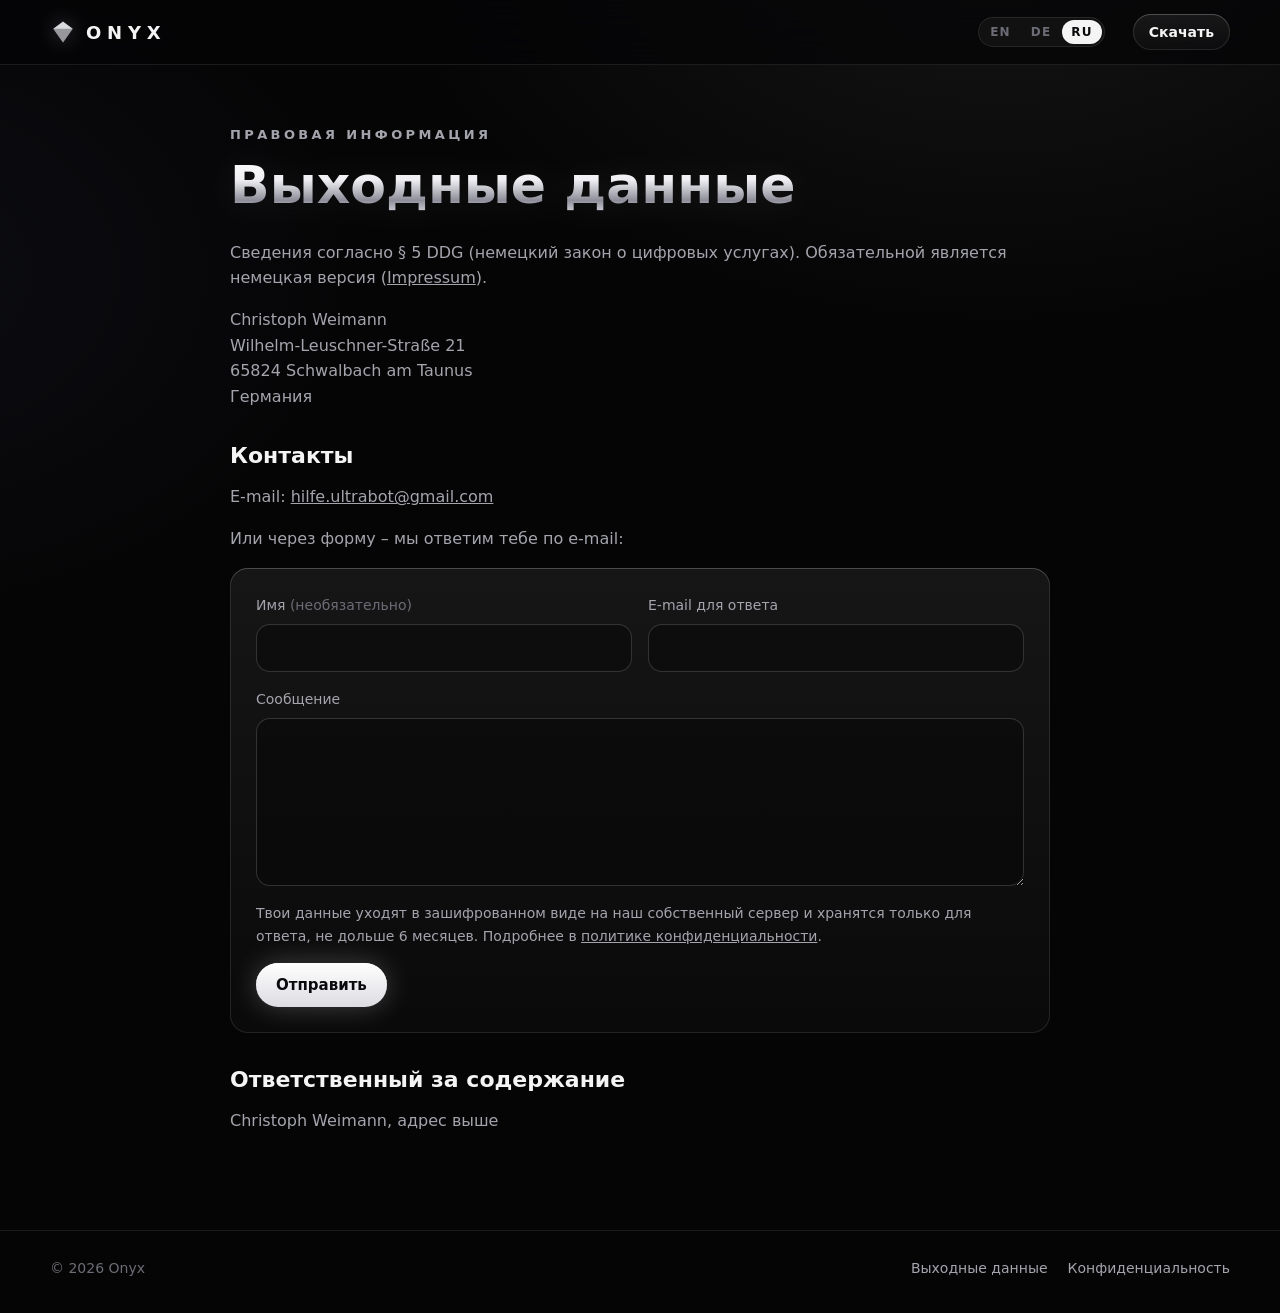
<file: ru/imprint/index.html>
<!doctype html>
<html lang="ru">
<head>
  <meta charset="utf-8">
  <meta http-equiv="Content-Security-Policy" content="default-src 'self'; img-src 'self' data:; media-src 'self'; style-src 'self'; script-src 'self'; connect-src 'self' https://onyx-clips.duckdns.org:8443; object-src 'none'; base-uri 'none'; form-action 'self' https://onyx-clips.duckdns.org:8443">
  <meta name="referrer" content="strict-origin-when-cross-origin">
  <meta name="viewport" content="width=device-width, initial-scale=1">
  <title>Выходные данные – Onyx</title>
  <link rel="icon" href="/favicon.ico">
  <link rel="stylesheet" href="/css/site.css">
  <link rel="expect" href="#foot" blocking="render">
  <script src="/js/lang.js"></script>
</head>
<body>
  <header class="top">
    <div class="wrap top-inner">
      <a class="brand" href="/ru/" aria-label="Onyx – главная">
        <svg class="gem" viewBox="0 0 24 24" aria-hidden="true"><path d="M12 2.2 21 9.1 12 21.8 3 9.1Z" fill="#d9d9e0"/><path d="M3 9.1h18L12 21.8Z" fill="#000" fill-opacity=".3"/></svg>
        <span>Onyx</span>
      </a>
      <nav class="langs" aria-label="Язык">
        <a href="/imprint/" lang="en" hreflang="en" title="English">EN</a>
        <a href="/impressum/" lang="de" hreflang="de" title="Deutsch">DE</a>
        <a href="/ru/imprint/" lang="ru" hreflang="ru" aria-current="page">RU</a>
      </nav>
      <a class="btn btn-small" href="https://github.com/onyx-clips/onyx-clips.github.io/releases/latest/download/Onyx-Setup.exe">Скачать</a>
    </div>
  </header>
  <main class="wrap legal">
    <span class="kicker">Правовая информация</span>
    <h1 class="chrome">Выходные данные</h1>
    <p>Сведения согласно § 5 DDG (немецкий закон о цифровых услугах). Обязательной является немецкая версия (<a href="/impressum/">Impressum</a>).</p>
    <p>Christoph Weimann<br>Wilhelm-Leuschner-Straße 21<br>65824 Schwalbach am Taunus<br>Германия</p>
    <h2 id="contact">Контакты</h2>
    <p>E-mail: <a href="mailto:hilfe.ultrabot@gmail.com">hilfe.ultrabot@gmail.com</a></p>
    <!-- contact:start  tools/server/build-pages.ps1 points the form at the server's HTTPS address, or leaves it out while there is none -->
    <p>Или через форму – мы ответим тебе по e-mail:</p>
    <form class="contact" id="contactForm" action="https://onyx-clips.duckdns.org:8443/api/contact" method="post">
      <div class="contact-row">
        <label class="field"><span>Имя <i>(необязательно)</i></span><input name="name" maxlength="100" autocomplete="name"></label>
        <label class="field"><span>E-mail для ответа</span><input name="email" type="email" maxlength="254" required autocomplete="email"></label>
      </div>
      <label class="field"><span>Сообщение</span><textarea name="message" rows="6" minlength="10" maxlength="4000" required></textarea></label>
      <div class="hp" aria-hidden="true"><label>Оставь пустым <input name="website" tabindex="-1" autocomplete="off"></label></div>
      <p class="fine">Твои данные уходят в зашифрованном виде на наш собственный сервер и хранятся только для ответа, не дольше 6 месяцев. Подробнее в <a href="/ru/privacy/#contact">политике конфиденциальности</a>.</p>
      <div class="contact-send">
        <button class="btn btn-primary" type="submit">Отправить</button>
        <p class="contact-status" role="status" aria-live="polite" hidden></p>
      </div>
    </form>
    <!-- contact:end -->
    <h2>Ответственный за содержание</h2>
    <p>Christoph Weimann, адрес выше</p>
  </main>
  <footer class="foot" id="foot">
    <div class="wrap foot-inner">
      <span>© 2026 Onyx</span>
      <nav aria-label="Правовая информация"><a href="/ru/imprint/">Выходные данные</a><a href="/ru/privacy/">Конфиденциальность</a></nav>
    </div>
  </footer>
  <script src="/js/contact.js"></script>
</body>
</html>
</file>
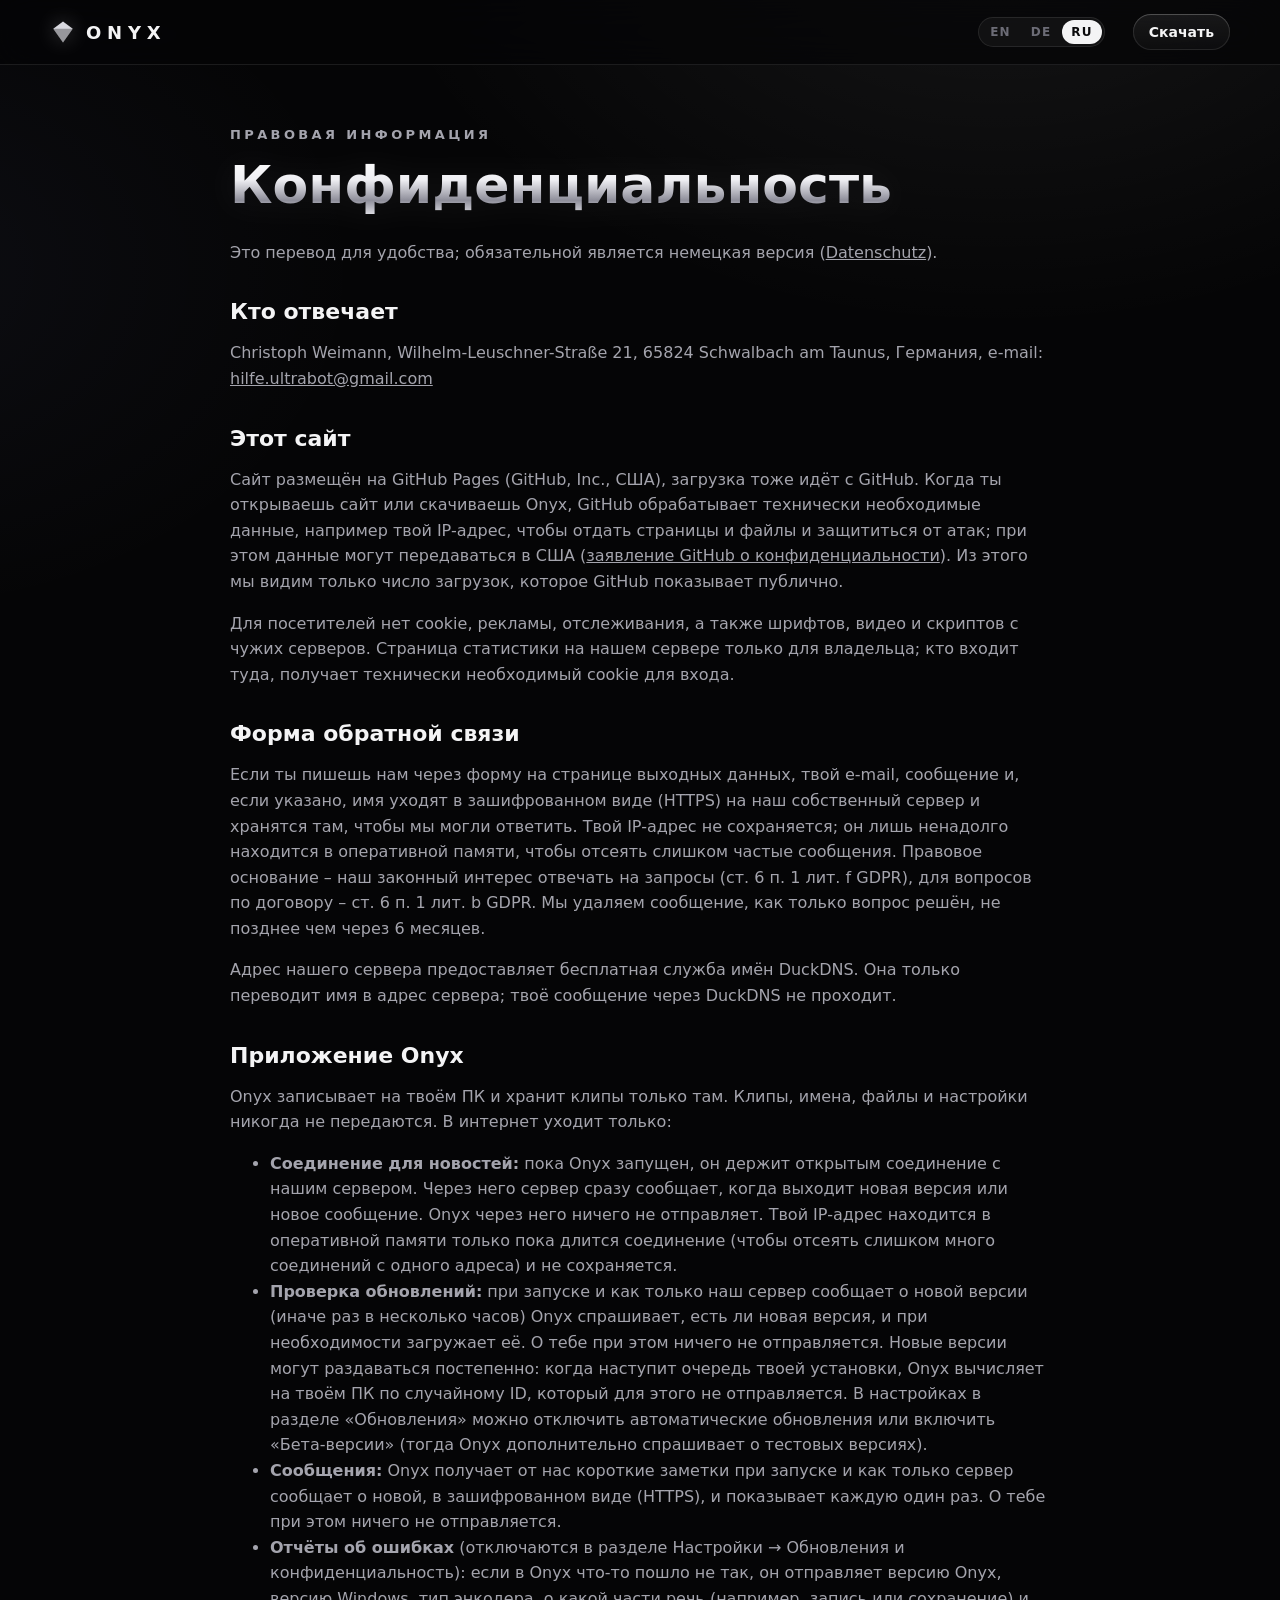
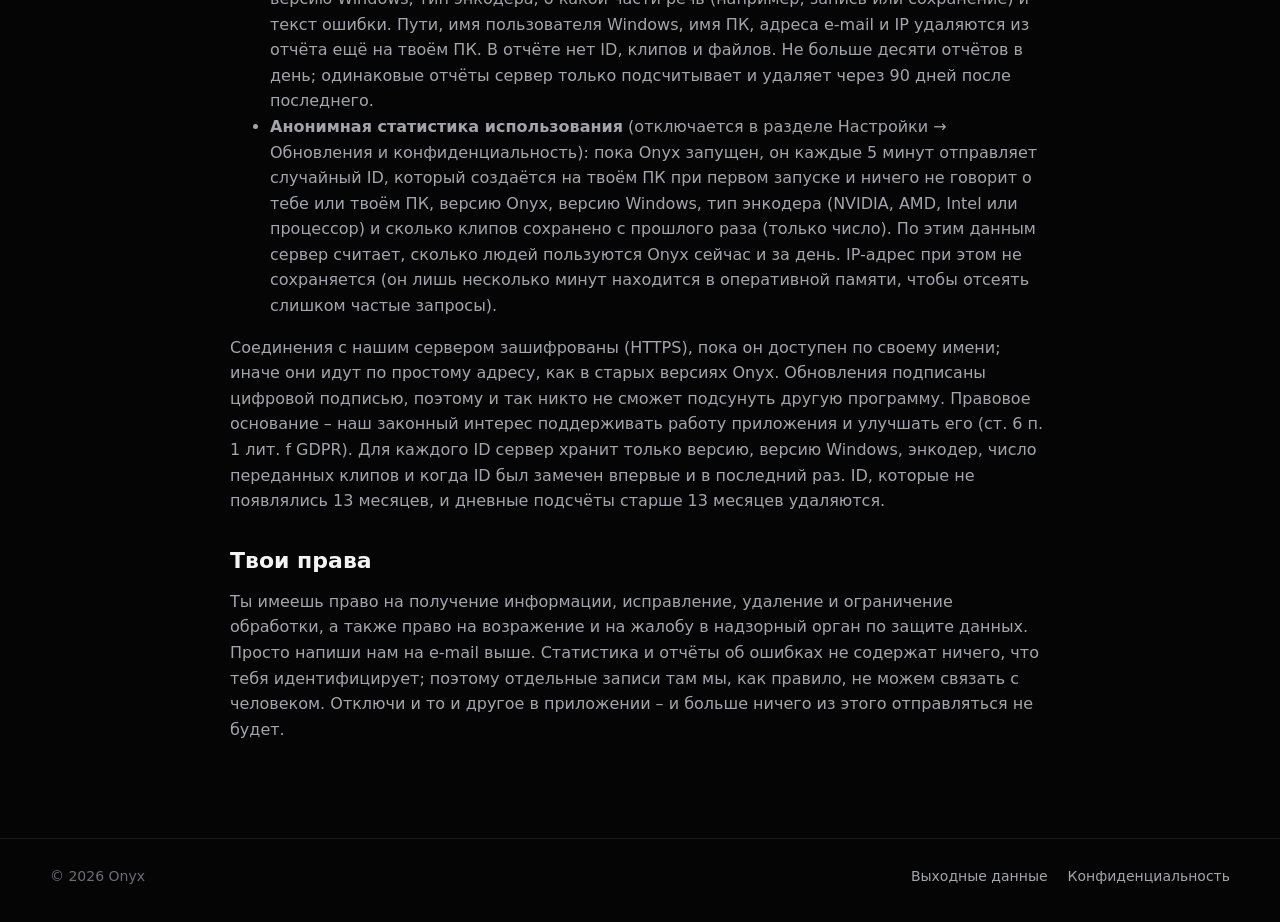
<file: ru/privacy/index.html>
<!doctype html>
<html lang="ru">
<head>
  <meta charset="utf-8">
  <meta http-equiv="Content-Security-Policy" content="default-src 'self'; img-src 'self' data:; media-src 'self'; style-src 'self'; script-src 'self'; connect-src 'self' https://onyx-clips.duckdns.org:8443; object-src 'none'; base-uri 'none'; form-action 'self' https://onyx-clips.duckdns.org:8443">
  <meta name="referrer" content="strict-origin-when-cross-origin">
  <meta name="viewport" content="width=device-width, initial-scale=1">
  <title>Конфиденциальность – Onyx</title>
  <link rel="icon" href="/favicon.ico">
  <link rel="stylesheet" href="/css/site.css">
  <link rel="expect" href="#foot" blocking="render">
  <script src="/js/lang.js"></script>
</head>
<body>
  <header class="top">
    <div class="wrap top-inner">
      <a class="brand" href="/ru/" aria-label="Onyx – главная">
        <svg class="gem" viewBox="0 0 24 24" aria-hidden="true"><path d="M12 2.2 21 9.1 12 21.8 3 9.1Z" fill="#d9d9e0"/><path d="M3 9.1h18L12 21.8Z" fill="#000" fill-opacity=".3"/></svg>
        <span>Onyx</span>
      </a>
      <nav class="langs" aria-label="Язык">
        <a href="/privacy/" lang="en" hreflang="en" title="English">EN</a>
        <a href="/datenschutz/" lang="de" hreflang="de" title="Deutsch">DE</a>
        <a href="/ru/privacy/" lang="ru" hreflang="ru" aria-current="page">RU</a>
      </nav>
      <a class="btn btn-small" href="https://github.com/onyx-clips/onyx-clips.github.io/releases/latest/download/Onyx-Setup.exe">Скачать</a>
    </div>
  </header>
  <main class="wrap legal">
    <span class="kicker">Правовая информация</span>
    <h1 class="chrome">Конфиденциальность</h1>
    <p>Это перевод для удобства; обязательной является немецкая версия (<a href="/datenschutz/">Datenschutz</a>).</p>

    <h2>Кто отвечает</h2>
    <p>Christoph Weimann, Wilhelm-Leuschner-Straße 21, 65824 Schwalbach am Taunus, Германия, e-mail: <a href="mailto:hilfe.ultrabot@gmail.com">hilfe.ultrabot@gmail.com</a></p>

    <h2>Этот сайт</h2>
    <p>Сайт размещён на GitHub Pages (GitHub, Inc., США), загрузка тоже идёт с GitHub. Когда ты открываешь сайт или скачиваешь Onyx, GitHub обрабатывает технически необходимые данные, например твой IP-адрес, чтобы отдать страницы и файлы и защититься от атак; при этом данные могут передаваться в США (<a href="https://docs.github.com/en/site-policy/privacy-policies/github-general-privacy-statement">заявление GitHub о конфиденциальности</a>). Из этого мы видим только число загрузок, которое GitHub показывает публично.</p>
    <p>Для посетителей нет cookie, рекламы, отслеживания, а также шрифтов, видео и скриптов с чужих серверов. Страница статистики на нашем сервере только для владельца; кто входит туда, получает технически необходимый cookie для входа.</p>
    <!-- contact:start  tools/server/build-pages.ps1 leaves this out together with the form -->

    <h2 id="contact">Форма обратной связи</h2>
    <p>Если ты пишешь нам через форму на странице выходных данных, твой e-mail, сообщение и, если указано, имя уходят в зашифрованном виде (HTTPS) на наш собственный сервер и хранятся там, чтобы мы могли ответить. Твой IP-адрес не сохраняется; он лишь ненадолго находится в оперативной памяти, чтобы отсеять слишком частые сообщения. Правовое основание – наш законный интерес отвечать на запросы (ст. 6 п. 1 лит. f GDPR), для вопросов по договору – ст. 6 п. 1 лит. b GDPR. Мы удаляем сообщение, как только вопрос решён, не позднее чем через 6 месяцев.</p>
    <p>Адрес нашего сервера предоставляет бесплатная служба имён DuckDNS. Она только переводит имя в адрес сервера; твоё сообщение через DuckDNS не проходит.</p>
    <!-- contact:end -->

    <h2>Приложение Onyx</h2>
    <p>Onyx записывает на твоём ПК и хранит клипы только там. Клипы, имена, файлы и настройки никогда не передаются. В интернет уходит только:</p>
    <ul>
      <li><b>Соединение для новостей:</b> пока Onyx запущен, он держит открытым соединение с нашим сервером. Через него сервер сразу сообщает, когда выходит новая версия или новое сообщение. Onyx через него ничего не отправляет. Твой IP-адрес находится в оперативной памяти только пока длится соединение (чтобы отсеять слишком много соединений с одного адреса) и не сохраняется.</li>
      <li><b>Проверка обновлений:</b> при запуске и как только наш сервер сообщает о новой версии (иначе раз в несколько часов) Onyx спрашивает, есть ли новая версия, и при необходимости загружает её. О тебе при этом ничего не отправляется. Новые версии могут раздаваться постепенно: когда наступит очередь твоей установки, Onyx вычисляет на твоём ПК по случайному ID, который для этого не отправляется. В настройках в разделе «Обновления» можно отключить автоматические обновления или включить «Бета-версии» (тогда Onyx дополнительно спрашивает о тестовых версиях).</li>
      <li><b>Сообщения:</b> Onyx получает от нас короткие заметки при запуске и как только сервер сообщает о новой, в зашифрованном виде (HTTPS), и показывает каждую один раз. О тебе при этом ничего не отправляется.</li>
      <li><b>Отчёты об ошибках</b> (отключаются в разделе Настройки → Обновления и конфиденциальность): если в Onyx что-то пошло не так, он отправляет версию Onyx, версию Windows, тип энкодера, о какой части речь (например, запись или сохранение) и текст ошибки. Пути, имя пользователя Windows, имя ПК, адреса e-mail и IP удаляются из отчёта ещё на твоём ПК. В отчёте нет ID, клипов и файлов. Не больше десяти отчётов в день; одинаковые отчёты сервер только подсчитывает и удаляет через 90 дней после последнего.</li>
      <li><b>Анонимная статистика использования</b> (отключается в разделе Настройки → Обновления и конфиденциальность): пока Onyx запущен, он каждые 5 минут отправляет случайный ID, который создаётся на твоём ПК при первом запуске и ничего не говорит о тебе или твоём ПК, версию Onyx, версию Windows, тип энкодера (NVIDIA, AMD, Intel или процессор) и сколько клипов сохранено с прошлого раза (только число). По этим данным сервер считает, сколько людей пользуются Onyx сейчас и за день. IP-адрес при этом не сохраняется (он лишь несколько минут находится в оперативной памяти, чтобы отсеять слишком частые запросы).</li>
    </ul>
    <p>Соединения с нашим сервером зашифрованы (HTTPS), пока он доступен по своему имени; иначе они идут по простому адресу, как в старых версиях Onyx. Обновления подписаны цифровой подписью, поэтому и так никто не сможет подсунуть другую программу. Правовое основание – наш законный интерес поддерживать работу приложения и улучшать его (ст. 6 п. 1 лит. f GDPR). Для каждого ID сервер хранит только версию, версию Windows, энкодер, число переданных клипов и когда ID был замечен впервые и в последний раз. ID, которые не появлялись 13 месяцев, и дневные подсчёты старше 13 месяцев удаляются.</p>

    <h2>Твои права</h2>
    <p>Ты имеешь право на получение информации, исправление, удаление и ограничение обработки, а также право на возражение и на жалобу в надзорный орган по защите данных. Просто напиши нам на e-mail выше. Статистика и отчёты об ошибках не содержат ничего, что тебя идентифицирует; поэтому отдельные записи там мы, как правило, не можем связать с человеком. Отключи и то и другое в приложении – и больше ничего из этого отправляться не будет.</p>
  </main>
  <footer class="foot" id="foot">
    <div class="wrap foot-inner">
      <span>© 2026 Onyx</span>
      <nav aria-label="Правовая информация"><a href="/ru/imprint/">Выходные данные</a><a href="/ru/privacy/">Конфиденциальность</a></nav>
    </div>
  </footer>
</body>
</html>
</file>
<file: css/site.css>
/* Onyx website, design "Obsidian" like the app: near-black surfaces, chrome type, light edges,
   white as the only accent. System fonts only (Bahnschrift ships with Windows); nothing is loaded
   from other servers. */
:root {
  color-scheme: dark;
  --obsidian: #050506;
  --bg-1: #0c0c0e;
  --bg-2: #121215;
  --bg-3: #19191d;
  --line: rgba(255, 255, 255, 0.09);
  --line-2: rgba(255, 255, 255, 0.16);
  --text-1: #f4f4f5;
  --text-2: #a4a4ad;
  --text-3: #6c6c76;
  --accent: #f4f4f5;
  --on-accent: #0a0a0c;
  --live: #ff4d55;
  --ok: #57e08c;
  --chrome: linear-gradient(180deg, #ffffff 0%, #efeff3 40%, #8e8e9a 76%, #d9d9e0 100%);
  --edge: inset 0 0 0 1px rgba(255, 255, 255, 0.1), inset 0 1px 0 rgba(255, 255, 255, 0.14);
  --glass: linear-gradient(180deg, rgba(255, 255, 255, 0.07), rgba(255, 255, 255, 0.025));
  --shadow: 0 30px 80px rgba(0, 0, 0, 0.6), 0 8px 24px rgba(0, 0, 0, 0.4);
  --font: "Segoe UI Variable Text", "Segoe UI", system-ui, -apple-system, "Helvetica Neue", Arial, sans-serif;
  --font-display: "Bahnschrift", "Segoe UI Variable Display", "Arial Narrow", "Roboto Condensed", system-ui, sans-serif;
  --r: 18px;
  --ease: cubic-bezier(0.16, 1, 0.3, 1);
}

* { box-sizing: border-box; }
[hidden] { display: none !important; }
html { scroll-behavior: smooth; scroll-padding-top: 84px; }
body {
  margin: 0;
  background: var(--obsidian);
  color: var(--text-1);
  font: 16px/1.6 var(--font);
  -webkit-font-smoothing: antialiased;
  overflow-x: hidden;
}
body::before {
  content: ""; position: fixed; inset: 0; z-index: -1; pointer-events: none;
  background:
    radial-gradient(900px 600px at 78% -10%, rgba(255, 255, 255, 0.07), transparent 70%),
    radial-gradient(700px 500px at -10% 30%, rgba(160, 170, 255, 0.05), transparent 70%),
    var(--obsidian);
}
img, video { max-width: 100%; display: block; }
a { color: inherit; }
::selection { background: rgba(255, 255, 255, 0.22); }

.wrap { width: min(1180px, 100% - 40px); margin: 0 auto; }
.skip { position: absolute; left: -999px; top: 8px; z-index: 100; padding: 8px 14px; background: var(--accent); color: var(--on-accent); border-radius: 8px; }
.skip:focus { left: 12px; }

.chrome {
  background: var(--chrome);
  -webkit-background-clip: text; background-clip: text;
  color: transparent;
  filter: drop-shadow(0 2px 18px rgba(255, 255, 255, 0.08));
}
.kicker {
  display: inline-block;
  font-family: var(--font-display); font-size: 13px; font-weight: 600; letter-spacing: 0.26em; text-transform: uppercase;
  color: var(--text-2);
}
.mono { font-family: "Cascadia Mono", Consolas, monospace; font-size: 0.92em; color: var(--text-1); }
kbd {
  display: inline-block; min-width: 1.8em; padding: 0.05em 0.5em; border-radius: 7px;
  font: 600 0.82em var(--font-display); letter-spacing: 0.04em; text-align: center; color: var(--text-1);
  background: linear-gradient(180deg, #2a2a30, #17171b);
  box-shadow: inset 0 1px 0 rgba(255, 255, 255, 0.18), 0 2px 0 #050506, 0 3px 8px rgba(0, 0, 0, 0.5);
  vertical-align: 0.08em;
}

/* ───────── Buttons ───────── */
.btn {
  display: inline-flex; align-items: center; justify-content: center; gap: 10px;
  height: 44px; padding: 0 20px; border-radius: 999px;
  font: 600 15px var(--font); text-decoration: none; white-space: nowrap;
  color: var(--text-1); background: var(--glass); box-shadow: var(--edge);
  transition: transform 0.2s var(--ease), box-shadow 0.2s var(--ease), background 0.2s;
}
.btn:hover { transform: translateY(-1px); box-shadow: inset 0 0 0 1px rgba(255, 255, 255, 0.2), inset 0 1px 0 rgba(255, 255, 255, 0.2), 0 10px 30px rgba(0, 0, 0, 0.4); }
.btn:focus-visible { outline: 2px solid #fff; outline-offset: 3px; }
.btn svg { width: 19px; height: 19px; }
.btn-primary { color: var(--on-accent); background: linear-gradient(180deg, #ffffff, #dcdce2); box-shadow: inset 0 1px 0 #fff, 0 0 28px rgba(255, 255, 255, 0.22); }
.btn-primary:hover { box-shadow: inset 0 1px 0 #fff, 0 0 40px rgba(255, 255, 255, 0.35), 0 12px 30px rgba(0, 0, 0, 0.4); }
.btn-big { height: 54px; padding: 0 26px; font-size: 16px; }
.btn-small { height: 36px; padding: 0 16px; font-size: 14px; }
button.btn { border: 0; cursor: pointer; }
button.btn:disabled { opacity: 0.6; cursor: default; transform: none; }

/* ───────── Header ───────── */
.top {
  position: sticky; top: 0; z-index: 50;
  background: rgba(5, 5, 6, 0.72);
  backdrop-filter: blur(18px) saturate(150%);
  border-bottom: 1px solid var(--line);
}
.top-inner { display: flex; align-items: center; gap: 28px; height: 64px; }
.brand { display: flex; align-items: center; gap: 10px; text-decoration: none; font: 700 18px var(--font-display); letter-spacing: 0.32em; text-transform: uppercase; }
.gem { width: 26px; height: 26px; filter: drop-shadow(0 0 10px rgba(255, 255, 255, 0.25)); }
.nav { display: flex; gap: 26px; margin-left: auto; }
.nav a { color: var(--text-2); text-decoration: none; font-size: 15px; transition: color 0.2s; }
.nav a:hover { color: var(--text-1); }
/* The language: English at /, German at /de/, Russian at /ru/ */
.langs { display: flex; gap: 2px; padding: 3px; border-radius: 999px; background: rgba(255, 255, 255, 0.04); box-shadow: inset 0 0 0 1px var(--line); }
.brand + .langs { margin-left: auto; }
.langs a { padding: 6px 9px; border-radius: 999px; color: var(--text-3); text-decoration: none; font: 600 12px/1 var(--font-display); letter-spacing: 0.1em; transition: color 0.2s, background 0.2s; }
.langs a:hover { color: var(--text-1); background: rgba(255, 255, 255, 0.07); }
.langs a:focus-visible { outline: 2px solid #fff; outline-offset: 2px; }
.langs a[aria-current="page"] { color: var(--on-accent); background: var(--accent); }

/* Changing the language (or the page): instead of a hard reload the old text fades out and the new one in
   (one after the other, never two texts on top of each other), while the logo, the phone and the big white
   download button stay where they are (no flash of white) and the white pill slides over to the new
   language. lang.js keeps the spot on the page; browsers without cross-document view transitions simply
   load the page. */
@view-transition { navigation: auto; }
.langs a[aria-current="page"] { view-transition-name: lang-current; }
.top .brand { view-transition-name: brand; }
.phone { view-transition-name: hero-phone; }
.hero .cta .btn-primary { view-transition-name: hero-download; }
::view-transition-old(root) { animation: vt-out 0.14s ease-in both; }
::view-transition-new(root) { animation: vt-in 0.26s ease-out 0.1s both; }
@keyframes vt-out { to { opacity: 0; } }
@keyframes vt-in { from { opacity: 0; } }
::view-transition-group(lang-current) { animation-duration: 0.45s; animation-timing-function: var(--ease); }
::view-transition-old(lang-current), ::view-transition-new(lang-current) { animation-duration: 0.3s; }
::view-transition-group(hero-phone), ::view-transition-group(brand), ::view-transition-group(hero-download) { animation-duration: 0.3s; animation-timing-function: var(--ease); }
/* the phone: the last picture stays until the new video (loading from the same second) is laid over it */
::view-transition-old(hero-phone) { animation: none; mix-blend-mode: normal; }
::view-transition-new(hero-phone) { animation: vt-in 0.3s ease-out 0.15s both; mix-blend-mode: normal; }
@media (prefers-reduced-motion: reduce) {
  @view-transition { navigation: none; }
}

/* ───────── Hero ───────── */
.hero { position: relative; overflow: hidden; padding: 72px 0 56px; }
.beams { position: absolute; inset: 0; pointer-events: none; }
.beams span { position: absolute; top: -40%; height: 180%; width: 14%; rotate: 22deg; background: linear-gradient(90deg, transparent, rgba(255, 255, 255, 0.04), transparent); }
.beams span:first-child { left: 18%; }
.beams span:last-child { left: 64%; width: 8%; opacity: 0.7; }
.hero-inner { position: relative; display: grid; grid-template-columns: minmax(0, 1.15fr) minmax(0, 0.85fr); gap: 56px; align-items: center; }
.hero h1 { margin: 16px 0 18px; font: 700 clamp(42px, 6.2vw, 78px)/1.02 var(--font-display); letter-spacing: -0.01em; }
.lead { margin: 0; max-width: 34em; color: var(--text-2); font-size: clamp(17px, 1.6vw, 19px); }
.cta { display: flex; flex-wrap: wrap; gap: 14px; margin: 30px 0 14px; }
.fine { margin: 0; color: var(--text-3); font-size: 14px; }

.hero-phone { position: relative; justify-self: center; }
.phone {
  position: relative; width: min(330px, 78vw); aspect-ratio: 9 / 16; border-radius: 38px; overflow: hidden;
  background: #000;
  box-shadow: 0 0 0 10px #0d0d10, 0 0 0 11px rgba(255, 255, 255, 0.14), var(--shadow);
  animation: float 9s ease-in-out infinite;
}
.phone-video { width: 100%; height: 100%; object-fit: cover; }
.phone-glow { position: absolute; inset: 10% -20% -10%; z-index: -1; background: radial-gradient(closest-side, rgba(180, 190, 255, 0.22), transparent); filter: blur(40px); }
@keyframes float { 50% { translate: 0 -10px; } }

/* ───────── Steps ───────── */
.steps { display: grid; grid-template-columns: repeat(3, minmax(0, 1fr)); gap: 18px; padding: 24px 0 72px; }
.step { padding: 26px 26px 24px; border-radius: var(--r); background: var(--glass); box-shadow: var(--edge); }
.step-num { font: 700 14px var(--font-display); letter-spacing: 0.2em; color: var(--text-3); }
.step h3 { margin: 8px 0 8px; font: 700 22px var(--font-display); }
.step p { margin: 0; color: var(--text-2); font-size: 15px; }

/* ───────── Showcase video ───────── */
.showcase { padding: 8px 0 64px; }
.showcase-frame {
  margin: 0; aspect-ratio: 16 / 9; border-radius: var(--r); overflow: hidden; background: #000; cursor: pointer;
  box-shadow: 0 0 0 1px var(--line-2), 0 40px 120px rgba(0, 0, 0, 0.6);
}
.showcase-video { display: block; width: 100%; height: 100%; object-fit: cover; }

/* ───────── Features ───────── */
.section-head { margin-bottom: 40px; }
.section-head h2, .perf h2, .trust h2, .download h2 { margin: 12px 0 0; font: 700 clamp(32px, 4.2vw, 52px)/1.06 var(--font-display); }
.features { padding: 40px 0 80px; }
.feature { display: grid; grid-template-columns: minmax(0, 0.8fr) minmax(0, 1.2fr); gap: 52px; align-items: center; padding: 34px 0; }
.feature.is-flipped { grid-template-columns: minmax(0, 1.2fr) minmax(0, 0.8fr); }
.feature.is-flipped .feature-text { order: 2; }
.feature h3 { margin: 0 0 12px; font: 700 clamp(24px, 2.6vw, 32px)/1.15 var(--font-display); }
.feature p { margin: 0; color: var(--text-2); }
.shot {
  margin: 0; border-radius: var(--r); overflow: hidden; background: var(--bg-2);
  box-shadow: 0 0 0 1px var(--line-2), var(--shadow);
  transition: transform 0.6s var(--ease);
}
.shot:hover { transform: translateY(-4px); }
.shot img { width: 100%; height: auto; }
.shot-tall { max-width: 380px; justify-self: center; }
.more { display: grid; grid-template-columns: repeat(3, minmax(0, 1fr)); gap: 12px 24px; margin: 46px 0 0; padding: 0; list-style: none; color: var(--text-2); font-size: 15px; }
.more li { padding: 14px 16px; border-radius: 14px; background: rgba(255, 255, 255, 0.03); box-shadow: inset 0 0 0 1px var(--line); }
.more b { color: var(--text-1); font-weight: 600; }

/* ───────── Performance ───────── */
.perf { padding: 80px 0; border-top: 1px solid var(--line); border-bottom: 1px solid var(--line); background: linear-gradient(180deg, rgba(255, 255, 255, 0.02), transparent); }
.perf-inner { display: grid; grid-template-columns: minmax(0, 1fr) minmax(0, 1fr); gap: 56px; align-items: center; }
.perf p { color: var(--text-2); }
.chips { display: flex; flex-wrap: wrap; gap: 10px; margin-top: 22px; }
.chip { padding: 8px 14px; border-radius: 999px; font: 600 13px var(--font-display); letter-spacing: 0.12em; text-transform: uppercase; background: var(--glass); box-shadow: var(--edge); }

/* ───────── Trust, FAQ, download ───────── */
.trust { padding: 80px 0 40px; }
.trust-card { padding: 44px; border-radius: 28px; text-align: center; background: radial-gradient(600px 240px at 50% 0%, rgba(255, 255, 255, 0.08), transparent), var(--glass); box-shadow: var(--edge); }
.trust-card p { max-width: 46em; margin: 16px auto 0; color: var(--text-2); }

.faq { padding: 60px 0 40px; max-width: 860px; }
details { border-bottom: 1px solid var(--line); }
summary { cursor: pointer; list-style: none; padding: 20px 40px 20px 0; position: relative; font: 600 19px var(--font-display); }
summary::-webkit-details-marker { display: none; }
summary::after { content: "+"; position: absolute; right: 6px; top: 16px; font: 300 28px var(--font); color: var(--text-2); transition: rotate 0.3s var(--ease); }
details[open] summary::after { rotate: 45deg; }
details p { margin: 0 0 22px; color: var(--text-2); }

.download { padding: 60px 0 90px; }
.download-card { padding: 56px 32px; border-radius: 32px; text-align: center; background: radial-gradient(500px 260px at 50% 0%, rgba(255, 255, 255, 0.1), transparent), var(--glass); box-shadow: var(--edge), var(--shadow); }
.gem-big { width: 64px; height: 64px; margin: 0 auto 6px; }
.download-card .lead { margin: 14px auto 28px; }
.download-card .fine { margin-top: 14px; }

.foot { border-top: 1px solid var(--line); padding: 26px 0 34px; color: var(--text-3); font-size: 14px; }
.foot-inner { display: flex; flex-wrap: wrap; justify-content: space-between; gap: 12px; }
.foot nav { display: flex; gap: 20px; }
.foot a { color: var(--text-2); text-decoration: none; }
.foot a:hover { color: var(--text-1); }

/* ───────── Legal pages ───────── */
.legal { max-width: 820px; padding: 56px 0 80px; }
.legal h1 { font: 700 clamp(34px, 5vw, 52px)/1.1 var(--font-display); margin: 10px 0 26px; }
.legal h2 { font: 700 22px var(--font-display); margin: 34px 0 10px; }
.legal p, .legal li { color: var(--text-2); }
.legal .todo { padding: 2px 6px; border-radius: 6px; background: rgba(255, 77, 85, 0.14); color: #ffb3b7; }

/* the contact form in the Impressum */
.contact { position: relative; display: grid; gap: 16px; margin: 6px 0 10px; padding: 26px; border-radius: var(--r); background: var(--glass); box-shadow: var(--edge); }
.contact-row { display: grid; grid-template-columns: repeat(2, minmax(0, 1fr)); gap: 16px; }
.contact .field { display: grid; gap: 8px; font-size: 14px; color: var(--text-2); }
.contact .field i { font-style: normal; color: var(--text-3); }
.contact input, .contact textarea {
  width: 100%; padding: 12px 16px; border: 0; border-radius: 14px;
  background: rgba(0, 0, 0, 0.35); color: var(--text-1); font: 16px/1.5 var(--font);
  box-shadow: inset 0 0 0 1px var(--line-2);
}
.contact input { height: 48px; }
.contact textarea { min-height: 150px; resize: vertical; }
.contact input:focus, .contact textarea:focus { outline: none; box-shadow: inset 0 0 0 1px rgba(255, 255, 255, 0.6), 0 0 0 4px rgba(255, 255, 255, 0.08); }
.contact .fine { margin: 0; }
.contact .fine a { color: var(--text-2); }
.contact-send { display: flex; flex-wrap: wrap; align-items: center; gap: 12px 18px; }
.contact-status { margin: 0 !important; font-size: 15px; }
.contact-status.is-ok { color: var(--ok) !important; }
.contact-status.is-error { color: #ff9aa0 !important; }
.contact .hp { position: absolute; left: -9999px; width: 1px; height: 1px; overflow: hidden; }
@media (max-width: 640px) {
  .contact { padding: 20px; }
  .contact-row { grid-template-columns: minmax(0, 1fr); }
}

/* ───────── Reveal on scroll (only when JS runs) ───────── */
.js .reveal { opacity: 0; translate: 0 26px; transition: opacity 0.8s var(--ease), translate 0.8s var(--ease); }
.js .reveal.is-in { opacity: 1; translate: 0 0; }

@media (max-width: 900px) {
  .hero { padding-top: 44px; }
  .hero-inner, .feature, .feature.is-flipped, .perf-inner { grid-template-columns: minmax(0, 1fr); gap: 32px; }
  .feature.is-flipped .feature-text { order: 0; }
  .steps, .more { grid-template-columns: minmax(0, 1fr); }
  .nav { display: none; }
  .top .btn-small { margin-left: auto; }
  .top .langs { margin-left: auto; }
  .top .langs + .btn-small { margin-left: 0; }
  .trust-card { padding: 30px 22px; }
}
@media (max-width: 480px) {
  .top-inner { gap: 12px; }
  .brand span { display: none; }
}
@media (prefers-reduced-motion: reduce) {
  * { animation: none !important; transition: none !important; scroll-behavior: auto !important; }
  .js .reveal { opacity: 1; translate: 0 0; }
}
</file>
